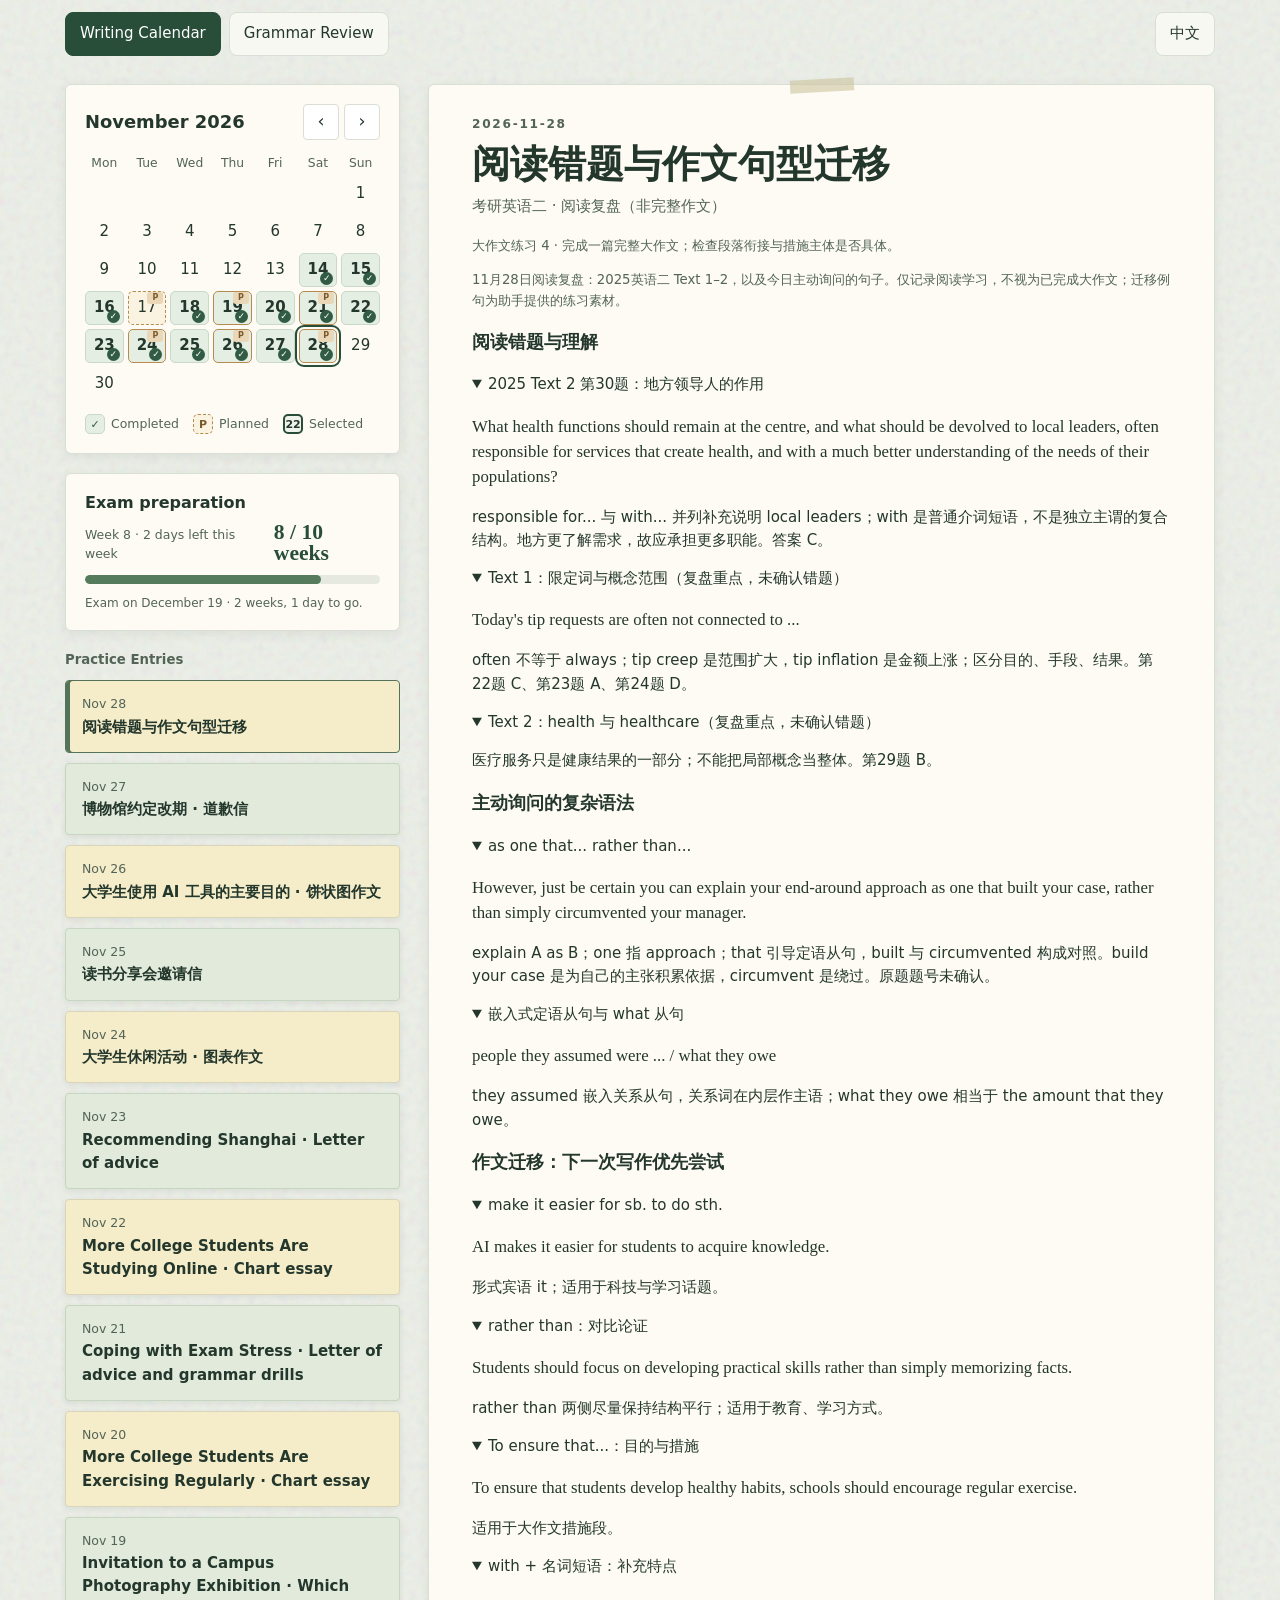
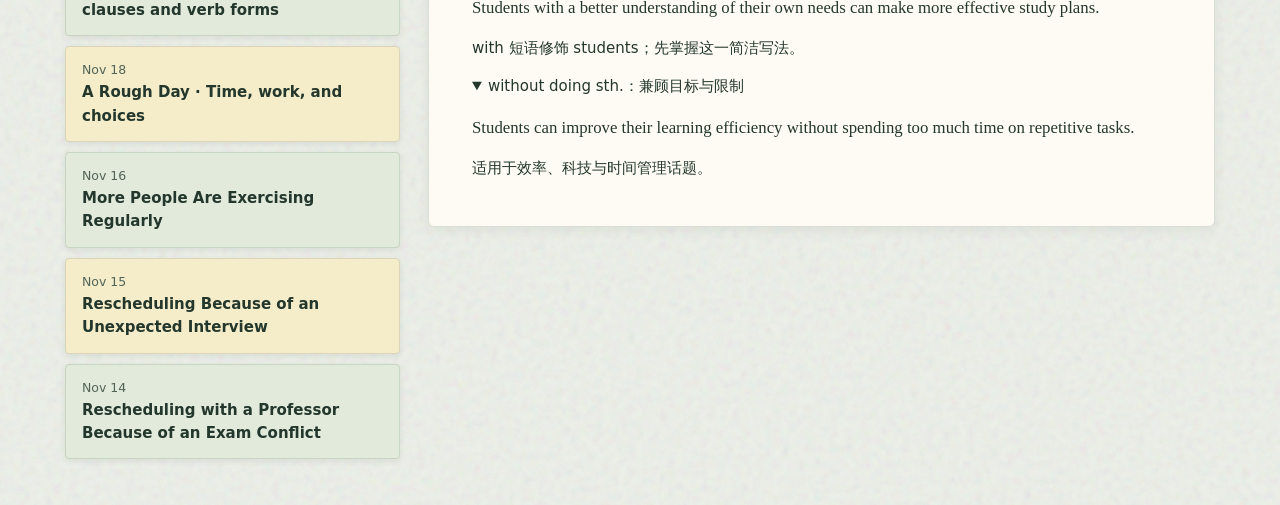
<file: index.html>
<!doctype html>
<html lang="en">
<head>
<meta charset="utf-8">
<meta name="viewport" content="width=device-width, initial-scale=1, viewport-fit=cover">
<meta name="theme-color" content="#ecefe8">
<title data-copy="Writing Calendar">Writing Calendar</title>
<style>
:root{color-scheme:light;--ink:#24372c;--muted:#536457;--line:#d9dfd4;--paper:#fdfbf4;--green:#284d39;--serif:Georgia,"Noto Serif SC","Songti SC",serif}
*{box-sizing:border-box}body{margin:0;color:var(--ink);font:15px/1.55 "PingFang SC","Microsoft YaHei",system-ui,sans-serif;background:#ecefe8;background-image:url("data:image/svg+xml,%3Csvg viewBox='0 0 180 180' xmlns='http://www.w3.org/2000/svg'%3E%3Cfilter id='n'%3E%3CfeTurbulence type='fractalNoise' baseFrequency='.88' numOctaves='3' stitchTiles='stitch'/%3E%3C/filter%3E%3Cpath fill='%23000' opacity='.12' filter='url(%23n)' d='M0 0h180v180H0z'/%3E%3C/svg%3E")}
button{font:inherit;color:inherit;cursor:pointer}button:focus-visible{outline:2px solid #317464;outline-offset:3px}.workspace{width:min(1150px,calc(100% - 56px));margin:auto}.workspace{display:grid;grid-template-columns:335px minmax(0,1fr);gap:28px;margin-top:28px;margin-bottom:46px;align-items:start}.sidebar{display:grid;gap:19px}.calendar,.entry{border:1px solid var(--line);border-radius:6px;background:var(--paper);box-shadow:0 3px 12px #24372c12}.calendar{padding:19px}.progress-card{border:1px solid var(--line);border-radius:6px;background:var(--paper);padding:17px 19px;box-shadow:0 3px 12px #24372c12}.progress-card h2{font-size:1rem;margin:0}.progress-meta{display:flex;justify-content:space-between;align-items:baseline;gap:8px;margin:6px 0 10px;font-size:.78rem;color:var(--muted)}.progress-meta strong{font:700 1.35rem/1 var(--serif);color:var(--green)}.progress-track{height:9px;background:#e6e9df;border-radius:20px;overflow:hidden}.progress-track span{display:block;height:100%;width:0;background:#547b5c;border-radius:20px;transition:width .35s ease}.progress-caption{font-size:.75rem;color:var(--muted);margin:10px 0 0}.calHead,.legend{display:flex;align-items:center;justify-content:space-between;gap:8px}.calHead h2{margin:0;font-size:1.12rem}.monthControl{display:flex;gap:5px}.monthControl button{background:#fff;border:1px solid var(--line);border-radius:4px;width:36px;height:36px;font-size:1.1rem}.grid{display:grid;grid-template-columns:repeat(7,minmax(0,1fr));gap:4px;text-align:center;margin-top:14px}.weekday{color:var(--muted);font-size:.77rem}.day{border:1px solid transparent;background:transparent;min-height:34px;border-radius:5px;padding:3px 1px;position:relative;transition:background .15s,border-color .15s,box-shadow .15s}.day:hover,.monthControl button:hover{background:#e5eee2}.day.has{background:#e4eee3;border-color:#c8d9c8;font-weight:700}.day.has:after{content:"✓";position:absolute;right:3px;bottom:1px;display:grid;place-items:center;width:13px;height:13px;border-radius:50%;background:#315b42;color:#fff;font-size:9px;font-weight:800;line-height:1}.day.planned{border:1px dashed #b68b4f;background:#fbf3e2}.day.planned:before{content:"P";position:absolute;top:0;right:2px;display:grid;place-items:center;min-width:12px;height:12px;padding:0 2px;border-radius:3px;background:#ead7b7;color:#795a2c;font-size:8px;font-weight:800;line-height:1}.day.has.planned{background:#e4eee3;border:1px solid #b68b4f}.day.selected{outline:2px solid #284d39;outline-offset:2px;z-index:1}.day.selected:not(.has):not(.planned){background:#f0f2ec;font-weight:800}.day.exam-day{background:#fbf3e2!important;border:1px dashed #b68b4f!important;font-weight:800;color:var(--ink)}.day.exam-day:before{content:"Exam";min-width:0;padding:0 2px;font-size:7px}.day.exam-day:after{content:"⭐️";display:inline;position:static;width:auto;height:auto;margin-left:2px;background:none;font-size:10px;vertical-align:baseline}.day.selected.exam-day{background:#fbf3e2!important;color:var(--ink)}.schedule-list{display:grid;gap:10px}.schedule-item{border-left:3px solid #78977a;padding:8px 12px;background:#f0f3ea;border-radius:0 4px 4px 0}.schedule-item small{display:block;color:var(--muted);font-size:.75rem}.schedule-item b{display:block;margin:2px 0}.schedule-item p{margin:0;font-size:.9rem}.schedule-tag{display:inline-block;font-size:.7rem;color:var(--green);font-weight:700;margin-top:4px}.legend{justify-content:flex-start;flex-wrap:wrap;gap:14px;margin-top:13px;color:var(--muted);font-size:.78rem}.legend-item{display:inline-flex;align-items:center;gap:6px;white-space:nowrap}.legend-swatch{width:20px;height:20px;border-radius:5px;display:inline-grid;place-items:center;font-size:11px;font-weight:800;line-height:1}.legend-swatch.completed{background:#e4eee3;border:1px solid #c8d9c8;color:#315b42}.legend-swatch.planned{background:#fbf3e2;border:1px dashed #b68b4f;color:#795a2c}.legend-swatch.selected{background:#f0f2ec;border:2px solid #284d39;color:#24372c}.notes{display:grid;gap:10px}.notes h2{margin:0;font-size:.83rem;color:var(--muted)}.card{width:100%;display:block;text-align:left;border:1px solid #dad5b9;background:#f5edca;border-radius:4px;padding:13px 16px;box-shadow:0 2px 6px #24372c16}.card:nth-of-type(even){background:#e1eadb;border-color:#c7d6c0}.card[aria-current="date"]{border-color:#547359;box-shadow:inset 4px 0 #547359}.card small{display:block;color:var(--muted)}.card b{display:block;margin-top:2px}.entry{min-height:540px;padding:30px clamp(20px,3.5vw,43px);position:relative}.entry:before{content:"";position:absolute;top:-6px;left:50%;width:64px;height:13px;transform:translateX(-50%) rotate(-3deg);background:#cec59e99}.date{font-size:.76rem;letter-spacing:.14em;color:var(--muted);font-weight:700}.entry h2{font:700 clamp(1.6rem,4vw,2.35rem)/1.2 var(--serif);margin:8px 0}.sub{color:var(--muted);margin:0 0 18px}.tabs{display:flex;gap:8px;border-bottom:1px solid var(--line);margin-bottom:16px}.tab{border:0;background:transparent;padding:9px 4px;margin-right:8px;color:var(--muted);border-bottom:2px solid transparent}.tab[aria-selected="true"]{border-bottom-color:var(--green);color:var(--green);font-weight:700}.writing{font:1.12rem/1.85 var(--serif);overflow-wrap:anywhere}.writing p{margin:0 0 .9em;white-space:pre-line}.excerpt{border-bottom:1px solid var(--line);padding:0 0 11px}.excerpt small,.hint{font: .83rem/1.55 system-ui,sans-serif;color:var(--muted)}.grammar{display:grid;gap:9px}.grammar details{background:#f0f3ea;border:1px solid var(--line);padding:10px 13px;border-radius:4px}.grammar summary{cursor:pointer;font-weight:700}.grammar p{margin:7px 0}.pair{font:1.05rem/1.5 var(--serif)}del{color:#854137}ins{text-decoration:none;color:#24553e;font-weight:700}.answer{padding:3px 8px;font-weight:600}.empty{color:var(--muted)}[hidden]{display:none!important}




@media(max-width:810px){.workspace{width:calc(100% - 30px)}.workspace{grid-template-columns:minmax(0,1fr);gap:18px}.sidebar{gap:12px}.notes{grid-template-columns:1fr 1fr}.notes h2{grid-column:1/-1}.entry{min-height:0}.card{padding:9px 11px}.calendar{padding:14px}}
.reader{inset:0;margin:0;padding:0;border:0;width:100%;height:100vh;height:100dvh;max-height:none;max-width:none;background:var(--paper);color:var(--ink);overflow:hidden;transform-origin:top left}.reader[open]{display:flex;flex-direction:column}.reader::backdrop{background:#1f302b66;backdrop-filter:blur(4px)}.reader-toolbar{display:flex;align-items:center;justify-content:space-between;gap:12px;padding:12px 18px;border-bottom:1px solid var(--line);background:var(--paper);flex-shrink:0}.reader-toolbar button{min-height:44px;border:1px solid var(--line);border-radius:8px;padding:8px 12px;background:#f0f3ea}.reader-toolbar span{font-size:.8rem;color:var(--muted)}.reader-body{flex:1;min-height:0;overflow:auto;overscroll-behavior:contain;-webkit-overflow-scrolling:touch;scrollbar-gutter:stable}.reader .entry{border:0;border-radius:0;box-shadow:none;min-height:0;padding:24px 28px 40px}.reader .entry:before{display:none}.reader .entry h2{overflow-wrap:anywhere}.tabs{overflow-x:auto;white-space:nowrap;scrollbar-width:thin}.tab{flex-shrink:0;min-height:44px}.card{transition:transform .2s,box-shadow .2s}.card:active{transform:scale(.98)}
@media(max-width:810px){.workspace>.entry{display:none}.notes{grid-template-columns:minmax(0,1fr)}.card{padding:14px 16px;min-height:72px}.reader-toolbar{padding:8px 12px}.reader .entry{padding:20px 16px 32px}.reader .entry h2{font-size:1.65rem;line-height:1.35}.reader .writing{font-size:1.08rem;line-height:1.9}.reader-body{scrollbar-gutter:auto}}
@media(prefers-reduced-motion:reduce){*,*::before,*::after{scroll-behavior:auto!important;transition:none!important}}
.writing-viewport{width:100%;overflow:hidden;touch-action:pan-y;min-width:0;transition:height 300ms cubic-bezier(.22,.75,.24,1)}.writing-track{display:flex;align-items:flex-start;will-change:transform}.writing-slide{flex:0 0 100%;width:100%;min-width:0;overflow-wrap:anywhere;min-height:160px}.writing-slide[aria-hidden=true]{pointer-events:none}@media(prefers-reduced-motion:reduce){.writing-track{transition:none!important}}
.comparison{display:grid;gap:12px}
.comparison-block{border:1px solid var(--line);border-radius:10px;overflow:hidden;background:#fffdf8}
.comparison-original,.comparison-revised{padding:10px 13px}
.comparison-original{background:#f6f5ee}
.comparison-revised{border-top:1px solid var(--line)}
.comparison-label{font:700 .74rem/1.4 system-ui,sans-serif;color:var(--muted);margin-bottom:4px}
.comparison-revised .comparison-label{color:var(--green)}
.comparison p{font:1.04rem/1.75 var(--serif);white-space:pre-wrap;margin:0;overflow-wrap:anywhere}
.comparison p+p{margin-top:.25em}
.comparison-original del{color:#943a2e;text-decoration-thickness:1.5px}
.comparison-with-badges{display:grid;grid-template-columns:minmax(0,1fr) auto;align-items:start}
.error-badges{display:grid;justify-items:center;gap:2px;margin-inline-start:8px}
.error-pin{display:grid;place-items:center;min-width:36px;min-height:34px;padding:0 4px;border:0;background:transparent;color:#824129;font:700 .76rem/1 system-ui,sans-serif}
.error-pin span{display:grid;place-items:center;min-width:22px;height:22px;padding:0 3px;border:1px solid #c4927b;border-radius:99px;background:#fff5ee}
.error-pin[aria-expanded=true] span{color:#fff;background:#824129;border-color:#824129}
.reader-toolbar{padding-top:max(8px,env(safe-area-inset-top));padding-inline:max(12px,env(safe-area-inset-left)) max(12px,env(safe-area-inset-right))}
.reader-body{padding-inline:env(safe-area-inset-left) env(safe-area-inset-right);padding-bottom:env(safe-area-inset-bottom)}
.reader .entry{max-width:980px;margin-inline:auto}
.comparison-revised strong{color:var(--green);font-weight:700}
.error-explanation{width:min(460px,calc(100% - 32px));max-width:none;max-height:calc(100vh - 40px);max-height:calc(100dvh - 40px);padding:18px 20px;overflow:auto;overscroll-behavior:contain;color:var(--ink);background:#fffcf5;border:1px solid #cbb8a3;border-radius:14px;box-shadow:0 18px 50px #18291f40}
.error-explanation::backdrop{background:#1f302b66}
.error-explanation-top{display:flex;justify-content:space-between;align-items:center;gap:12px;margin-bottom:10px}
.error-explanation-heading{font-size:1rem;margin:0;overflow-wrap:anywhere}
.error-explanation-close{flex:none;min-height:40px;border:1px solid var(--line);border-radius:6px;padding:4px 10px;background:white}
.error-explanation-text{display:grid;gap:8px;line-height:1.7;overflow-wrap:anywhere}
.error-explanation-text p{margin:0}
.comparison .comparison-empty{font:.9rem/1.6 system-ui,sans-serif;color:var(--muted)}
.full-revision{white-space:pre-wrap}
@media(max-width:810px){.entry .tabs{gap:6px}.entry .tab{flex:1 0 auto;margin-right:0;padding-inline:2px;font-size:.83rem}}
[hidden]{display:none!important}
.main-tabs{width:min(1150px,calc(100% - 30px));margin:max(12px,env(safe-area-inset-top)) auto 0;display:flex;flex-wrap:wrap;gap:8px}
.main-tabs a,.main-tabs .language-toggle{display:inline-flex;align-items:center;min-height:44px;padding:6px 14px;border:1px solid var(--line);border-radius:8px;background:#f7f8f2;color:var(--ink);text-decoration:none}
.main-tabs .language-toggle{margin-inline-start:auto}
.reader-toolbar .language-toggle{margin-inline-start:auto}
@media(max-width:390px){.main-tabs{gap:6px}.main-tabs a,.main-tabs .language-toggle{padding-inline:8px;font-size:.84rem}.reader-toolbar{gap:6px}.reader-toolbar button{padding-inline:7px}.reader-toolbar span{font-size:.72rem}}
.main-tabs a[aria-current=page]{background:var(--green);color:white;border-color:var(--green)}
.grammar-page{width:min(980px,calc(100% - 30px));margin:16px auto 42px}
</style>
<link rel="stylesheet" href="shared/grammar-review.css">
</head>
<body>
<nav class="main-tabs" data-copy-label="Journal navigation" aria-label="Journal navigation">
 <a id="calendarPageLink" href="#" data-copy="Writing Calendar">Writing Calendar</a>
 <a id="grammarPageLink" href="#grammar" data-copy="Grammar Review">Grammar Review</a>
 <button class="language-toggle" type="button" data-language-toggle lang="zh-CN">中文</button>
</nav>
<main class="workspace" id="calendarPage">
<aside class="sidebar" data-copy-label="Practice dates" aria-label="Practice dates">
<section class="calendar"><div class="calHead"><h2 id="month"></h2><div class="monthControl"><button id="prev" data-copy-label="Previous month" aria-label="Previous month">‹</button><button id="next" data-copy-label="Next month" aria-label="Next month">›</button></div></div><div class="grid" id="calendar"></div><div class="legend" data-copy-label="Calendar legend" aria-label="Calendar legend"><span class="legend-item"><span class="legend-swatch completed">✓</span><span data-copy="Completed">Completed</span></span><span class="legend-item"><span class="legend-swatch planned">P</span><span data-copy="Planned">Planned</span></span><span class="legend-item"><span class="legend-swatch selected">22</span><span data-copy="Selected">Selected</span></span></div></section>
<section class="progress-card" data-copy-label="Exam preparation" aria-label="Exam preparation"><h2 data-copy="Exam preparation">Exam preparation</h2><div class="progress-meta"><span id="progress-week-label" data-copy="Calculating study week…">Calculating study week…</span><strong id="progress-week-count" data-copy="— / 10 weeks">— / 10 weeks</strong></div><div class="progress-track" role="progressbar" data-copy-label="Study plan progress" aria-label="Study plan progress" aria-valuemin="0" aria-valuemax="10" aria-valuenow="0"><span id="progress-bar"></span></div><p class="progress-caption" id="progress-caption" data-copy="Calculating countdown…">Calculating countdown…</p></section>
<nav class="notes" id="notes" data-copy-label="Archived writing" aria-label="Archived writing"></nav>
</aside>
<section class="entry" id="entry" data-copy-label="Writing for this date" aria-label="Writing for this date"></section>
</main>
<section id="grammarPage" class="grammar-page" data-copy-label="Grammar Review" aria-label="Grammar Review" hidden>
 <div id="grammarContent"></div>
</section>
<dialog class="reader" id="reader" aria-labelledby="readerTitle">
 <div class="reader-toolbar"><button id="readerBack" type="button" data-copy="‹ Back to calendar">‹ Back to calendar</button><span id="readerTitle" data-copy="Writing Review">Writing Review</span><button class="language-toggle" type="button" data-language-toggle lang="zh-CN">中文</button><button id="readerClose" type="button" data-copy-label="Close writing review" aria-label="Close writing review" data-copy="Close">Close</button></div>
 <div class="reader-body" id="readerBody"></div>
</dialog>
<dialog class="error-explanation" id="grammarExplanation" aria-labelledby="grammarExplanationTitle">
 <div class="error-explanation-top">
  <h2 class="error-explanation-heading" id="grammarExplanationTitle"></h2>
  <form method="dialog"><button class="error-explanation-close" type="submit" autofocus data-copy="Close">Close</button></form>
 </div>
 <div class="error-explanation-text"></div>
</dialog>
<script src="shared/grammar-review.js"></script>
<script>
const studySchedule = {
 '2026-11-17':{title:'大作文练习 1',detail:'七大方案：复习主语从句、倒装、对比；完成一篇大作文，写后批改并重写薄弱句。',tag:'第 6 周 · 模板熟悉'},
 '2026-11-19':{title:'小作文练习 1',detail:'完成一篇小作文；重点检查书信结构、句子完整性和固定搭配。',tag:'第 6 周 · 模板熟悉'},
 '2026-11-21':{title:'大作文练习 2',detail:'完成一篇大作文；尝试主动调用今天学过的论证方法和措施主体。',tag:'第 6 周 · 模板熟悉'},
 '2026-11-24':{title:'大作文练习 3',detail:'更换真题话题，练习七大方案的迁移使用。',tag:'第 7 周 · 话题迁移'},
 '2026-11-26':{title:'小作文练习 2',detail:'更换应用文类型，练习开头、目的和具体内容表达。',tag:'第 7 周 · 话题迁移'},
 '2026-11-28':{title:'大作文练习 4',detail:'完成一篇完整大作文；检查段落衔接与措施主体是否具体。',tag:'第 7 周 · 话题迁移'},
 '2026-12-01':{title:'大作文练习 5',detail:'开始限时写作，减少看模板；写后整理反复出现的语法问题。',tag:'第 8 周 · 限时输出'},
 '2026-12-03':{title:'小作文练习 3',detail:'限时完成一篇小作文，目标 20–25 分钟。',tag:'第 8 周 · 限时输出'},
 '2026-12-05':{title:'大作文练习 6',detail:'限时完成一篇大作文，目标 30–35 分钟。',tag:'第 8 周 · 限时输出'},
 '2026-12-08':{title:'大作文练习 7',detail:'继续限时写作；重点练习不看模板独立组织第二、三段。',tag:'第 9 周 · 稳定发挥'},
 '2026-12-10':{title:'小作文练习 4',detail:'限时完成一篇小作文，集中修正常见语法错误。',tag:'第 9 周 · 稳定发挥'},
 '2026-12-12':{title:'整篇写作模拟',detail:'按考试节奏完成一篇小作文和一篇大作文，记录实际用时。',tag:'第 9 周 · 稳定发挥'},
 '2026-12-15':{title:'最后一轮写作模拟',detail:'完成一套小作文与大作文限时训练，检查时间分配。',tag:'第 10 周 · 考前回顾'},
 '2026-12-17':{title:'模板与错题回顾',detail:'只复习已经学过的句型、个人/学校措施和高频语法错误，不再大量增加新内容。',tag:'第 10 周 · 考前回顾'},
 '2026-12-19':{title:'考研考试日 ⭐️',detail:'考研考试日。按准考证上的具体日期、时间和考场安排参加考试。',tag:'第 10 周 · 考试'}
};
const records = {
  "2026-11-23": {
    "title": "推荐上海旅游 · 建议信",
    "type": "考研英语二 · Part A · 建议信 · 完整练习",
    "original": [
      "Dear David,\nThank you for asking me about your trip plan. It is a honor to me. The city that I would recommend you is Shanghai, which is the best international city in china.\nThere are some reasons why I recommend this city. For one thing, Shanghai is the city which has lots of possibilities. You can find anything you interested in. Moreover, you haven't to worry about language distance, and you can speak English randomly here. For another, it is recommendable that going to Disneyland. I have twice wonderful experience here, so I believe you can experience a magic day.\nTo sum up, Shanghai is a nice place to visit when you first come China. Consider the cold weather, you should bring enough clothes. Booking a hotel early, hope you have a nice trip in China.\nLi ming"
    ],
    "revised": "Dear David,\n\nThank you for asking me about your trip plan. It is an honor to me. The city that I would recommend to you is Shanghai, which is the best international city in China.\n\nThere are some reasons why I recommend this city. For one thing, Shanghai is the city which has lots of possibilities. You can find anything you are interested in. Moreover, you don't have to worry about the language barrier, and you can speak English randomly here. For another, it is recommendable to go to Disneyland. I have had two wonderful experiences here, so I believe you can experience a magical day.\n\nTo sum up, Shanghai is a nice place to visit when you first come to China. Considering the cold weather, you should bring enough clothes. Book a hotel early. I hope you have a nice trip in China.\n\nLi Ming",
    "grammar": [
      [
        "冠词",
        "It is a honor to me.",
        "It is an honor to me.",
        "honor 的 h 不发音，以元音音素开头，因此使用 an。"
      ],
      [
        "固定搭配与介词",
        "The city that I would recommend you is Shanghai",
        "The city that I would recommend to you is Shanghai",
        "recommend something to somebody；这里 recommend 后面接给某人的推荐对象时需要 to。"
      ],
      [
        "专有名词大小写",
        "in china / Li ming",
        "in China / Li Ming",
        "国家名称和英文姓名中的名字首字母均需大写。"
      ],
      [
        "系动词缺失",
        "anything you interested in",
        "anything you are interested in",
        "be interested in 是固定结构，关系结构中不能省略 are。"
      ],
      [
        "否定结构",
        "you haven't to worry",
        "you don't have to worry",
        "表示“不必”用 don't have to，不能用 haven't to。"
      ],
      [
        "固定搭配",
        "language distance",
        "language barrier",
        "表示“语言障碍”通常使用固定搭配 language barrier。"
      ],
      [
        "不定式结构",
        "it is recommendable that going to Disneyland",
        "it is recommendable to go to Disneyland",
        "it is + 形容词 + to do；原句 that 后直接接 going，结构不完整。"
      ],
      [
        "数量词与名词复数",
        "I have twice wonderful experience",
        "I have had two wonderful experiences",
        "具体数量“两次”用 two；可数名词 experience 用复数；现在完成时用 have had。"
      ],
      [
        "词性",
        "a magic day",
        "a magical day",
        "修饰名词 day 需要形容词 magical。"
      ],
      [
        "介词",
        "when you first come China",
        "when you first come to China",
        "表示来到某地使用 come to + 地点。"
      ],
      [
        "非谓语与句子连接",
        "Consider the cold weather, you should...",
        "Considering the cold weather, you should...",
        "这里用 Considering 引出考虑因素；原句的祈使动词 Consider 与后面的完整句之间连接不当。"
      ],
      [
        "祈使句与主语",
        "Booking a hotel early, hope you have...",
        "Book a hotel early. I hope you have...",
        "给对方建议可用祈使句 Book...；hope 前需要明确主语 I。"
      ]
    ],
    "studyNotes": {
      "intro": "本次为英语二 Part A 建议信，推荐外国朋友 David 来上海旅游。原稿保留了上海的城市体验、英语交流、迪士尼三个理由，并在结尾补充天气与提前订酒店的建议。批改以明确语法、拼写和必要固定搭配纠错为主，没有重写论证顺序。",
      "sections": [
        {
          "title": "本次可复用的三个句型与逻辑点",
          "items": [
            {
              "name": "The city that I would recommend to you is...",
              "template": "The city that I would recommend to you is Shanghai.",
              "note": "用定语从句明确推荐对象，适合建议信开头。"
            },
            {
              "name": "There are some reasons why...",
              "template": "There are some reasons why I recommend this city.",
              "note": "先总述推荐理由，再用 For one thing / For another 分点展开。"
            },
            {
              "name": "Considering..., you should...",
              "template": "Considering the cold weather, you should bring enough clothes.",
              "note": "Considering + 名词短语引出需要考虑的情况，再提出具体建议。"
            }
          ]
        }
      ]
    }
  },
  "2026-11-22": {
    "title": "大学生在线学习比例上升 · 图表作文",
    "type": "考研英语二 · Part B · 图表作文 · 完整练习",
    "original": [
      "The bar chart illustrates the percentage of college student choose study online. To be specific, it rose from 30% in 2020 to 75% in 2026, over double between 6 years. The majority of students choose study online shows the flourish online study resources.\nThere are many factors contributes to this phenomenon. First of all, online study give the college students a chance to study what their interested in. Secondly, not only does the online study give students a choice on get in class, but it also helps students to repeat play. Last but not least, it is truly helps students to build a ability of independent study skill, which is important factor for their after day learning.\nTo sum up, we should spare no efforts to encourage this trend. On the one hand, university should open more online classes. On the other hand, it is important that students built the awerness of study on their own, not simply learn in class. In this way, hopefully, the college students accedemic life would be better."
    ],
    "revised": "The bar chart illustrates the percentage of college students who choose to study online. To be specific, it rose from 30% in 2020 to 75% in 2026, more than doubling over six years. The fact that the majority of students choose to study online shows the flourishing of online learning resources.\n\nThere are many factors contributing to this phenomenon. First of all, online learning gives college students a chance to study what they are interested in. Secondly, not only does online learning give students more choices in how they attend classes, but it also allows students to replay lessons. Last but not least, it truly helps students develop the ability to study independently, which is an important factor in their future learning.\n\nTo sum up, we should spare no effort to encourage this trend. On the one hand, universities should offer more online courses. On the other hand, it is important that students build an awareness of independent learning rather than simply learn in class. In this way, college students' academic lives will hopefully become better.",
    "grammar": [
      [
        "名词复数与定语从句",
        "percentage of college student choose study online",
        "percentage of college students who choose to study online",
        "泛指大学生用复数 students；who 引导定语从句修饰 students；choose 后接 to do。"
      ],
      [
        "倍数表达与时间介词",
        "over double between 6 years",
        "more than doubling over six years",
        "more than doubling 表示增长幅度超过一倍；表示一段时间用 over six years。30% 到 75% 是原来的2.5倍。"
      ],
      [
        "句子连接与同位语从句",
        "The majority of students choose study online shows the flourish online study resources",
        "The fact that the majority of students choose to study online shows the flourishing of online learning resources",
        "两个完整意思不能直接拼接；用 The fact that... 作主语，that 从句解释 fact；flourish 是动词，flourishing 作名词/形容词。"
      ],
      [
        "非谓语与固定搭配",
        "There are many factors contributes to this phenomenon",
        "There are many factors contributing to this phenomenon",
        "There are... 已有谓语 are，后面用 contributing 修饰 factors；也可改写为 Many factors contribute to...。"
      ],
      [
        "主谓一致与宾语从句",
        "online study give the college students a chance to study what their interested in",
        "online learning gives college students a chance to study what they are interested in",
        "online learning 是单数主语，谓语用 gives；what they are interested in 中用主格 they；固定搭配 be interested in。"
      ],
      [
        "倒装句与动词搭配",
        "not only does the online study give students a choice on get in class, but it also helps students to repeat play",
        "not only does online learning give students more choices in how they attend classes, but it also allows students to replay lessons",
        "Not only does 后接主语和动词原形；choices in how... 表达选择方式；replay 是“重新播放”的单个动词。"
      ],
      [
        "谓语结构与词性",
        "it is truly helps students to build a ability of independent study skill",
        "it truly helps students develop the ability to study independently",
        "不能把 is 和 helps 叠加；help + 人 + 动词原形；a 应改为 an，但此处 the ability 更符合泛指能力的表达。"
      ],
      [
        "关系从句与冠词",
        "which is important factor for their after day learning",
        "which is an important factor in their future learning",
        "单数可数名词 factor 前加 an；future learning 表示未来学习；factor in 是常见搭配。"
      ],
      [
        "固定搭配",
        "spare no efforts",
        "spare no effort",
        "固定表达 spare no effort，意为“不遗余力”。"
      ],
      [
        "名词单复数与词汇搭配",
        "university should open more online classes",
        "universities should offer more online courses",
        "泛指大学用复数 universities；offer courses 表示开设课程。"
      ],
      [
        "虚拟语气与拼写",
        "students built the awerness of study on their own, not simply learn in class",
        "students build an awareness of independent learning rather than simply learn in class",
        "It is important that 后可用虚拟语气动词原形 build；awareness 拼写；an awareness of 是常见搭配。"
      ],
      [
        "所有格与拼写",
        "the college students accedemic life would be better",
        "college students' academic lives will hopefully become better",
        "academic 拼写；多个学生的生活用 students' lives；will 更直接表达未来展望。"
      ]
    ],
    "studyNotes": {
      "intro": "文章按图表描述、在线学习优势分析和总结建议展开。保留了用户关于自主选择学习内容、灵活参加课程和重复播放课程、培养独立学习能力的三个论点。重点复习定语从句、The fact that... 主语结构、There are... contributing to...、Not only 倒装、help + 人 + 动词原形，以及 It is important that + 主语 + 动词原形。",
      "sections": [
        {
          "title": "本次可复用的三个句型与逻辑点",
          "items": [
            {
              "name": "The fact that... shows...",
              "template": "The fact that the majority of students choose to study online shows the flourishing of online learning resources.",
              "note": "用 The fact that 引导的主语结构，把观察到的现象和结论连接起来。"
            },
            {
              "name": "Not only does..., but it also...",
              "template": "Not only does online learning give students more choices, but it also allows them to replay lessons.",
              "note": "用于并列两个优势；Not only 置于句首时倒装，does 后接动词原形。"
            },
            {
              "name": "It is important that...",
              "template": "It is important that students build an awareness of independent learning.",
              "note": "用于提出建议或强调必要性；that 从句中可使用动词原形 build。"
            }
          ]
        }
      ]
    }
  },
  "2026-11-21": {
    "title": "考研压力与应对建议 · 建议信 · 语法理解专项练习",
    "type": "考研英语二 · Part A · 建议信 · 完整练习；同日补充：语法理解专项练习",
    "original": [
      "Dear jack,\nI heard that you may have some stress for upcoming examination lately. It is such natural thing, and I believe you totally can deal with it. I'm writing to give you two suggestions that you could consider it.\nFirst one, start with a small task. Nearly examination, you may have a feeling of anxiety because there still are some points that you haven't familar it. Moving to a small step can contract this phenomenon. \nSecond two, do some sports. Such like swimming, running or whatever you enjoy it. The exercise can relieve your stress, which is truly beneficial to physical and mental health.\nI'm glad that you have fight for your future, and prepared this examination for a long time. I hope your dream come true and examination be passed.\nLi ming.",
      "语法理解专项练习（11月21日）\n1. 我很高兴你一直在为自己的梦想而努力。\nI'm glad that you have fought for your dream\n\n2. 只有通过循序渐进的努力，我们才能克服困难。\nOnly by taking small steps can we overcome the difficulties\n\n3. 随着考试临近，学生们变得越来越焦虑。\nAs the examination approach, students become more and more anxious"
    ],
    "revised": "Dear Jack,\n\nI heard that you may be feeling stressed about the upcoming examination lately. It is such a natural thing, and I believe you can totally deal with it. I'm writing to give you two suggestions that you could consider.\n\nFirst, start with a small task. As the examination approaches, you may feel anxious because there are still some points that you aren't familiar with. Taking small steps can reduce this anxiety.\n\nSecond, do some exercise, such as swimming, running, or any other activity you enjoy. Exercise can relieve your stress, which is truly beneficial to your physical and mental health.\n\nI'm glad that you have fought for your future and prepared for this examination for a long time. I hope your dream comes true and you pass the examination.\n\nLi Ming\n\n---\n\n语法理解专项练习修改稿（11月21日）\n1. I'm glad that you've been fighting for your dream.\n2. Only by taking small steps can we overcome difficulties.\n3. As the examination approaches, students become more and more anxious.",
    "grammar": [
      [
        "固定搭配与时态语义",
        "some stress for upcoming examination lately",
        "feeling stressed about the upcoming examination lately",
        "表达“对考试感到有压力”用 feel stressed about；upcoming examination 前补 the。"
      ],
      [
        "冠词",
        "such natural thing",
        "such a natural thing",
        "单数可数名词 thing 前需要冠词 a；结构是 such a + 形容词 + 名词。"
      ],
      [
        "宾语从句与重复宾语",
        "suggestions that you could consider it",
        "suggestions that you could consider",
        "that 引导的定语从句中，that 已经充当 consider 的宾语，不需要再加 it。"
      ],
      [
        "句子连接与时间表达",
        "First one... Nearly examination...",
        "First... As the examination approaches...",
        "列举建议用 First / Second；“临近考试”可用 as the examination approaches。"
      ],
      [
        "形容词搭配",
        "points that you haven't familar it",
        "points that you aren't familiar with",
        "familiar 是形容词，使用 be familiar with；不能说 familiar it。"
      ],
      [
        "词汇选择与固定搭配",
        "Moving to a small step can contract this phenomenon",
        "Taking small steps can reduce this anxiety",
        "take small steps 表示采取小步骤；contract 不表示“缓解焦虑”，这里用 reduce。"
      ],
      [
        "举例结构与代词",
        "Such like swimming, running or whatever you enjoy it",
        "such as swimming, running, or any other activity you enjoy",
        "举例用 such as；enjoy 后面已有宾语从句/关系结构，不需要额外的 it。"
      ],
      [
        "动词过去分词与介词",
        "you have fight... and prepared this examination",
        "you have fought... and prepared for this examination",
        "have 后接过去分词 fought；prepare for an examination 是固定搭配。"
      ],
      [
        "主谓一致与句子结构",
        "I hope your dream come true and examination be passed",
        "I hope your dream comes true and you pass the examination",
        "dream 是单数，谓语用 comes；用 you pass the examination 表达“你通过考试”更清楚。"
      ],
      [
        "拼写与称呼格式",
        "Dear jack / Li ming.",
        "Dear Jack / Li Ming",
        "英文称呼和姓名中的专有名词首字母大写。"
      ],
      [
        "语法理解专项练习 1",
        "I'm glad that you have fought for your dream",
        "I'm glad that you've been fighting for your dream.",
        "原句语法成立，have fought 强调奋斗经历或结果；have been fighting 强调从过去持续到现在的努力，更贴合“一直在努力”。"
      ],
      [
        "语法理解专项练习 2",
        "Only by taking small steps can we overcome the difficulties",
        "Only by taking small steps can we overcome difficulties.",
        "Only by + 动名词置于句首时，主句部分倒装：can + 主语 + 动词原形。the difficulties 指特定困难；泛指困难时通常不加 the。"
      ],
      [
        "语法理解专项练习 3",
        "As the examination approach, students become more and more anxious",
        "As the examination approaches, students become more and more anxious.",
        "As 引导时间状语从句；the examination 是第三人称单数，谓语用 approaches。主句 students 是复数，因此用 become。"
      ]
    ],
    "studyNotes": {
      "intro": "围绕考试压力提出两条建议：先从小任务开始，再通过喜欢的运动缓解压力。保留原文的建议顺序和鼓励语气。重点复习 such a + 名词、be familiar with、such as、have + 过去分词，以及 hope 后的主谓一致。 同日另完成3句语法理解练习，巩固现在完成进行时、Only by 倒装和 As 时间状语从句中的主谓一致。",
      "sections": [
        {
          "title": "本次可复用的三个表达",
          "items": [
            {
              "name": "As the examination approaches...",
              "template": "As the examination approaches, you may feel anxious...",
              "note": "表达“随着考试临近”，用于引出压力或备考状态。"
            },
            {
              "name": "be familiar with...",
              "template": "There are still some points that you aren't familiar with.",
              "note": "familiar 是形容词，固定搭配 be familiar with。"
            },
            {
              "name": "Taking small steps can...",
              "template": "Taking small steps can reduce this anxiety.",
              "note": "动名词短语作主语；适合表达循序渐进的建议。"
            }
          ]
        },
        {
          "title": "语法理解专项：时态、倒装与主谓一致",
          "items": [
            {
              "name": "练习 1",
              "template": "I'm glad that you've been fighting for your dream.",
              "note": "原句语法成立，have fought 强调奋斗经历或结果；have been fighting 强调从过去持续到现在的努力，更贴合“一直在努力”。"
            },
            {
              "name": "练习 2",
              "template": "Only by taking small steps can we overcome difficulties.",
              "note": "Only by + 动名词置于句首时，主句部分倒装：can + 主语 + 动词原形。the difficulties 指特定困难；泛指困难时通常不加 the。"
            },
            {
              "name": "练习 3",
              "template": "As the examination approaches, students become more and more anxious.",
              "note": "As 引导时间状语从句；the examination 是第三人称单数，谓语用 approaches。主句 students 是复数，因此用 become。"
            }
          ]
        }
      ]
    }
  },
  "2026-11-20": {
    "title": "大学生规律运动比例上升 · 图表作文",
    "type": "考研英语二 · Part B · 图表作文 · 完整练习",
    "original": [
      "The bar chart illustrates that the percentage of university students exercising regularly. To be specific, it rise gradually from 35% in 2020 to 70% to 2026, exaclly doubled btween five years. It shows university students have prioritized the exercise, which is beneficial to their mental and phisical health.\nThere are many factors contribute this phenomenon. First of all, it is the possible reason that the students have more stress of study when they came in college.  Compare to their high school, college life give them more choice to realise the stress, and the exercise is one of the great way. It helps them refresh brain off study. Secondly, the regular plan gives them a sense of control life. On the one hand, it helps them more efficient when they study. On the other hand, the regular means health diet, which is truly beneficial to their body health in the long way. \nWe should spare no pains to encourage this phenomnon. Not only does the university students should built a awerness of regular exercise, but them also should keep this habit. Meanwhile, the school and the society should give them more opportunity to exercise, such as enough time and nice place. In this way, hopefully, the university students life would be better."
    ],
    "revised": "The bar chart illustrates the percentage of university students who exercise regularly. To be specific, it rose gradually from 35% in 2020 to 70% in 2026, exactly doubling over six years. This shows that university students have placed greater importance on exercise, which is beneficial to their physical and mental health.\n\nThere are many factors contributing to this phenomenon. First of all, one possible reason is that students experience greater academic pressure when they enter college. Compared with high school, college life gives them more choices to relieve stress, and exercise is one of the best ways to do so. It helps them refresh their minds after studying. Secondly, having a regular exercise plan gives them a sense of control over their lives. On the one hand, it helps them study more efficiently. On the other hand, a regular routine also involves a healthy diet, which is truly beneficial to their physical health in the long run.\n\nWe should spare no effort to encourage this positive trend. Not only should university students develop an awareness of regular exercise, but they should also maintain this habit. Meanwhile, schools and society should provide them with more opportunities to exercise, such as sufficient time and suitable places. In this way, university students' lives will hopefully become better.",
    "grammar": [
      [
        "图表描述与时态",
        "it rise gradually from 35% in 2020 to 70% to 2026",
        "it rose gradually from 35% in 2020 to 70% in 2026",
        "描述已经发生的图表趋势用过去式 rose；from...to... 两端分别接起点和终点。2020 到 2026 是六年。"
      ],
      [
        "词汇与拼写",
        "exaclly doubled btween five years",
        "exactly doubling over six years",
        "exactly 和 between 拼写要准确；表示“在六年间翻了一倍”可用 doubling over six years。"
      ],
      [
        "名词搭配",
        "prioritized the exercise",
        "placed greater importance on exercise",
        "泛指运动时通常不加 the；place importance on 是常见搭配。"
      ],
      [
        "非谓语与介词",
        "There are many factors contribute this phenomenon",
        "There are many factors contributing to this phenomenon",
        "名词 factors 后可用现在分词 contributing 作后置修饰；contribute to 是固定搭配。"
      ],
      [
        "原因句型与词汇",
        "it is the possible reason that the students have more stress of study",
        "one possible reason is that students experience greater academic pressure",
        "用 one possible reason is that... 引出原因；academic pressure 比 stress of study 更符合英语搭配。"
      ],
      [
        "比较结构与主谓一致",
        "Compare to their high school, college life give them more choice",
        "Compared with high school, college life gives them more choices",
        "Compared with 用于比较；college life 是单数主语，谓语用 gives；choice 用复数 choices。"
      ],
      [
        "动词搭配与介词",
        "refresh brain off study",
        "refresh their minds after studying",
        "refresh 后接宾语；“学习后恢复精神”可说 refresh their minds after studying。"
      ],
      [
        "固定介词搭配",
        "a sense of control life",
        "a sense of control over their lives",
        "固定表达是 a sense of control over...；表示“对生活的掌控感”。"
      ],
      [
        "比较级与副词",
        "it helps them more efficient when they study",
        "it helps them study more efficiently",
        "help + 人 + 动词原形；修饰 study 这个动作要用副词 efficiently。"
      ],
      [
        "动词结构与倒装",
        "Not only does the university students should built... but them also should keep...",
        "Not only should university students develop... but they should also maintain...",
        "Not only 句首倒装只保留一个助动词；should 后接动词原形；but also 后使用正常语序。"
      ],
      [
        "名词所有格与复数",
        "the university students life",
        "university students' lives",
        "表示“大学生们的生活”要用复数所有格 students' lives。"
      ],
      [
        "拼写与固定搭配",
        "spare no pains",
        "spare no effort",
        "固定表达 spare no effort，意为“不遗余力”；phenomenon 的拼写也要注意。"
      ]
    ],
    "studyNotes": {
      "intro": "文章按图表趋势、原因分析、建议结尾展开。保留了用户关于大学学习压力、运动释放压力、生活掌控感和健康饮食的论证。重点复习图表过去时、contribute to、compared with、help + 人 + do、control over，以及 Not only 倒装。",
      "sections": [
        {
          "title": "本次可复用的三个表达",
          "items": [
            {
              "name": "The percentage rose from... to...",
              "template": "The percentage rose gradually from 35% in 2020 to 70% in 2026, exactly doubling over six years.",
              "note": "描述图表变化；注意过去式 rose，以及 from...to... 的搭配。"
            },
            {
              "name": "There are many factors contributing to...",
              "template": "There are many factors contributing to this phenomenon.",
              "note": "用现在分词短语修饰 factors，并记住 contribute to。"
            },
            {
              "name": "Not only should..., but ... should also...",
              "template": "Not only should university students develop an awareness of regular exercise, but they should also maintain this habit.",
              "note": "Not only 放句首时倒装；should 后接动词原形，but also 后恢复正常语序。"
            }
          ]
        }
      ]
    }
  },
  "2026-11-19": {
    "title": "校园摄影展邀请信 · Invitation to a Photography Exhibition · which从句与动词形式专项练习",
    "type": "考研英语二 · Part A · 邀请信 · 完整练习；同日补充：语法专项翻译练习",
    "original": [
      "Dear jack,\nIs your preparing for postgraduate entrance examination going well recently? Hope you can relax for a while after studying hard, which is truly helps you refresh your brain and give your constant energy. Anyway, I'm writing to invite you to attend a photography exhibition on campus organized by my university.\nI always see a lots of pictures photoed by you on your social media, that is truly beautiful. Those picture shows what you talent are. The reason why I think you have to attend the exhibition is that there would be a much of same beauty photographies pictured by another talented student, even have some masterpiece. \nIn conclusion, if you are interested, you can come school activities center on next Friday. This exhibition will last for three days, I sincerely hope I can come this exhibition with you. Looking for your reply.\nyours,\nLiming",
      "语法专项翻译练习（11月19日）\n1. 规律运动可以减轻压力，这有助于我们更好地学习。\nRegular sports can relieve stress, which helps our to study better.\n\n2. 学校建立了一个新图书馆，这为学生提供了更好的学习环境。\nSchool builds a new library, which provides students a better studying environment\n\n3. 越来越多的人选择网上购物，这使他们的生活更加方便。\nMore and more people choose to shopping online, which makes them life more convinence\n\n4. 只有通过每天练习，我们才能提高英语写作能力。\nOnly by practicing everyday, can we improve english writing skills\n\n5. 那些照片展现了他多么有才华。\nThose pictures shows how talented he are\n\n6. 坚持阅读不仅能扩大我们的知识面，还能提高写作能力。\nNot only does keeping reading can broaden our knowledge, but it also improve writing skills"
    ],
    "revised": "Dear Jack,\n\nIs your preparation for the postgraduate entrance examination going well recently? I hope you can relax for a while after studying hard, as this can truly help you refresh your mind and give you renewed energy. Anyway, I'm writing to invite you to attend a photography exhibition on campus organized by my university.\n\nI always see a lot of photos taken by you on your social media, and they are truly beautiful. Those pictures show how talented you are. The reason why I think you should attend the exhibition is that there will be many similarly beautiful photographs taken by other talented students, and even some masterpieces.\n\nIn conclusion, if you are interested, you can come to the school activity center next Friday. This exhibition will last for three days. I sincerely hope I can attend this exhibition with you. I look forward to your reply.\n\nYours,\nLi Ming\n\n---\n\n语法专项练习修改稿（11月19日）\n1. Regular exercise can relieve stress, which helps us study better.\n2. The school built a new library, which provides students with a better learning environment.\n3. More and more people choose to shop online, which makes their lives more convenient.\n4. Only by practicing every day can we improve our English writing skills.\n5. Those pictures show how talented he is.\n6. Not only does regular reading broaden our knowledge, but it also improves our writing skills.",
    "grammar": [
      [
        "词性与冠词",
        "your preparing for postgraduate entrance examination",
        "your preparation for the postgraduate entrance examination",
        "your 后需要名词 preparation；特指这场研究生入学考试时可用 the。"
      ],
      [
        "定语从句与谓语",
        "which is truly helps you",
        "as this can truly help you",
        "which 后不应同时使用 is 和 helps；本句改为 as this can... 使指代更清楚。"
      ],
      [
        "数量词与摄影词汇",
        "a lots of pictures photoed by you",
        "a lot of photos taken by you",
        "固定搭配是 a lot of；“拍摄的照片”通常说 photos taken by...。"
      ],
      [
        "主谓一致与感叹结构",
        "Those picture shows what you talent are",
        "Those pictures show how talented you are",
        "复数 pictures 搭配 show；talented 是形容词，使用 how talented you are。"
      ],
      [
        "名词单复数与搭配",
        "a much of same beauty photographies pictured by another talented student",
        "many similarly beautiful photographs taken by other talented students",
        "可数复数用 many；photograph 的复数是 photographs，拍摄用 taken by。"
      ],
      [
        "地点和时间介词",
        "come school activities center on next Friday",
        "come to the school activity center next Friday",
        "come to + 地点；next Friday 前通常不加 on。"
      ],
      [
        "邮件结尾",
        "Looking for your reply",
        "I look forward to your reply",
        "正式邮件期待回复用 I look forward to your reply；注意完整谓语。"
      ],
      [
        "专项练习 1 · 语法与搭配",
        "Regular sports can relieve stress, which helps our to study better.",
        "Regular exercise can relieve stress, which helps us study better.",
        "which helps 从句中 which 已作主语；help + 人 + 动词原形，使用 helps us study。"
      ],
      [
        "专项练习 2 · 语法与搭配",
        "School builds a new library, which provides students a better studying environment",
        "The school built a new library, which provides students with a better learning environment.",
        "过去发生的建立用 built；provide someone with something；“学习环境”用 learning environment。"
      ],
      [
        "专项练习 3 · 语法与搭配",
        "More and more people choose to shopping online, which makes them life more convinence",
        "More and more people choose to shop online, which makes their lives more convenient.",
        "choose to do；their lives 表示“他们的生活”；make + 宾语 + 形容词，convenient 是形容词。"
      ],
      [
        "专项练习 4 · 语法与搭配",
        "Only by practicing everyday, can we improve english writing skills",
        "Only by practicing every day can we improve our English writing skills.",
        "every day 表示“每天”；Only by 置于句首时主句部分倒装；English 首字母大写。"
      ],
      [
        "专项练习 5 · 语法与搭配",
        "Those pictures shows how talented he are",
        "Those pictures show how talented he is.",
        "pictures 是复数，谓语用 show；he 是第三人称单数，be 动词用 is；how 引导的感叹性宾语从句使用陈述语序。"
      ],
      [
        "专项练习 6 · 语法与搭配",
        "Not only does keeping reading can broaden our knowledge, but it also improve writing skills",
        "Not only does regular reading broaden our knowledge, but it also improves our writing skills.",
        "Not only does + 主语 + 动词原形；不能再叠加 can；it 对应的谓语用 improves。"
      ]
    ],
    "studyNotes": {
      "intro": "保留原文的邀请逻辑：关心近况 → 邀请 → 赞美作品 → 介绍摄影展 → 时间地点。重点练习词性、定语从句、固定搭配；Part A 还需控制在约100词。 当天另完成6句语法专项翻译，重点巩固 which 从句、主谓一致、动词形式、Only by 倒装和 Not only 倒装。",
      "sections": [
        {
          "title": "可复用的三个表达",
          "items": [
            {
              "name": "how talented you are",
              "template": "Those pictures show how talented you are.",
              "note": "how + 形容词 + 主语 + 谓语，用来表达对他人能力的赞美。"
            },
            {
              "name": "The reason why... is that...",
              "template": "The reason why I invited you is that you are interested in photography.",
              "note": "用于交代邀请或建议的原因。"
            },
            {
              "name": "I sincerely hope...",
              "template": "I sincerely hope I can attend this exhibition with you.",
              "note": "用于邀请信结尾表达真诚期望。"
            }
          ]
        },
        {
          "title": "语法专项：which 从句与动词形式",
          "items": [
            {
              "name": "练习 1",
              "template": "Regular exercise can relieve stress, which helps us study better.",
              "note": "which helps 从句中 which 已作主语；help + 人 + 动词原形，使用 helps us study。"
            },
            {
              "name": "练习 2",
              "template": "The school built a new library, which provides students with a better learning environment.",
              "note": "过去发生的建立用 built；provide someone with something；“学习环境”用 learning environment。"
            },
            {
              "name": "练习 3",
              "template": "More and more people choose to shop online, which makes their lives more convenient.",
              "note": "choose to do；their lives 表示“他们的生活”；make + 宾语 + 形容词，convenient 是形容词。"
            },
            {
              "name": "练习 4",
              "template": "Only by practicing every day can we improve our English writing skills.",
              "note": "every day 表示“每天”；Only by 置于句首时主句部分倒装；English 首字母大写。"
            },
            {
              "name": "练习 5",
              "template": "Those pictures show how talented he is.",
              "note": "pictures 是复数，谓语用 show；he 是第三人称单数，be 动词用 is；how 引导的感叹性宾语从句使用陈述语序。"
            },
            {
              "name": "练习 6",
              "template": "Not only does regular reading broaden our knowledge, but it also improves our writing skills.",
              "note": "Not only does + 主语 + 动词原形；不能再叠加 can；it 对应的谓语用 improves。"
            }
          ]
        }
      ]
    }
  },
  "2026-11-18": {
    "title": "A Rough Day · 时间、工作与选择",
    "type": "英语自由表达 · 三轮对话 · 原文与语法复盘",
    "original": [
      "let's help me to prectice my english prectise. I'ven been through a rough day. Today, I was desigenated to an trainning meeting by govence. It's not even in my work resposibiltiy area, beacuse leader told me and I have no choice but say yes. First, the living room is sucks, so I spent money on my own to choose the resterant I used to live very long time. Finally, it makes me confortable. Second, the lesson was boring, and a leader in that place is totally a dushhead. He even count the people who arrivend here. Fortunatelly, my friend came with me help me signed the counting paper. But it is makes me feeling so uncertain, beacause I'm afreade to punish by own leader and determine them down. Second, the only thing I wanna do is studying for postgraudate examination, so the other thing expect to this I care a liiter at all. But disterbed by today's thing, my study progress is stucked. Happyliy, there is noting came to me, and I drink a bug cup of stuckbucks at lunch time, I studyed for a while and I talked to you about my plan, which makes me happy. At afternoon, I watched a half movie and do some little things. I don't want waste my time, and I think there's something is more important to money. Eventhough I have a rough day, I finally have some pease time to rest. Hopefully, no more than troubles, lets me study!!!",
      "You really captured my inside feelings!! Yes it is, I just want to spend my time on the things that I care about. If the lesson is interesting, I would not escape it. The only basic need is room, but my roommate has noise when sleeping, and he got up so early in the morning. I don't want stay a room with him anymore, I have some money so I have choice about what life I want to live. Afterall, I make my mind to spend another night money to live this loving room in this resterrante.",
      "If I were in a trip, not in the work trip. I would choose to a nice hotel without a second thought. The only reason I hesitated for living outside is that it is worth to spend money on the work. Next time, I would never loose my life standard and sacrfice my comfort standerd, just for the work. Thank you for this conversation with me, please update my english writing site"
    ],
    "revised": "I've been through a rough day. Today, I was assigned to attend a government training session. It's not even part of my job responsibilities, but my leader told me to go, and I had no choice but to say yes. The room was terrible, so I spent my own money to stay at a hotel I had stayed at before. It made me feel comfortable. The session was boring, and the person in charge even counted everyone who attended. Fortunately, my friend helped me sign the attendance sheet, but I still felt uncertain because I was afraid of being punished by my own leader and letting them down.\n\nThe only thing I want to do is study for the postgraduate entrance examination. I don't care much about anything else right now. Because of today's interruptions, my study progress has stalled. Fortunately, nothing bad happened. I had a big cup of Starbucks coffee at lunchtime, studied for a while, and talked to you about my plans, which made me happy. In the afternoon, I watched half a movie and did a few small things. I don't want to waste my time, and I think some things are more important than money. Even though I've had a rough day, I finally have some peaceful time to rest. Hopefully, there won't be any more trouble, and I can focus on studying!\n\nYou really understood how I feel! I just want to spend my time on things I care about. If the session were interesting, I wouldn't skip it. My roommate makes noise when he sleeps and gets up very early in the morning. I don't want to share a room with him anymore. I have some money, so I have a choice about how I want to live. After all, I made up my mind to pay for another night at the hotel.\n\nIf I were on a personal trip rather than a work trip, I would choose a nice hotel without a second thought. The only reason I hesitated to stay somewhere else was that I wasn't sure it was worth spending my own money on a work trip. Next time, I won't lower my living standards or sacrifice my comfort just for work.",
    "grammar": [
      [
        "虚拟条件句",
        "If I were in a trip, not in the work trip. I would choose to a nice hotel",
        "If I were on a personal trip rather than a work trip, I would choose a nice hotel",
        "If I were... 与 I would... 构成对现在假设的虚拟条件句；on a trip，choose + 名词，不用 choose to a hotel。"
      ],
      [
        "两种 hesitate 搭配",
        "I hesitated for living outside",
        "I hesitated to stay somewhere else",
        "hesitate to do sth. 表示犹豫是否做某事。"
      ],
      [
        "worth 的用法",
        "it is worth to spend money",
        "it is worth spending money",
        "be worth + doing 或 be worth + 名词；这里按上下文用 wasn't sure it was worth spending my own money。"
      ],
      [
        "拼写与搭配",
        "loose my life standard and sacrfice my comfort standerd",
        "lower my living standards and sacrifice my comfort",
        "lose 是失去，loose 是松的；lower one's standards 表示降低标准；sacrifice 拼写注意。"
      ],
      [
        "无选择与有选择",
        "I have no choice but say yes / I have choice",
        "I had no choice but to say yes. / I have a choice.",
        "have no choice but to + 动词原形；have a choice 中需要冠词 a。"
      ],
      [
        "被动表达",
        "I'm afreade to punish by own leader",
        "I'm afraid of being punished by my own leader",
        "自己是受处罚的人，用 be punished；of 后接动名词 being。"
      ],
      [
        "make 使役动词",
        "it is makes me feeling so uncertain",
        "it makes me feel so uncertain",
        "make + 宾语 + 动词原形；不要叠加 is makes。"
      ],
      [
        "want / make up one's mind",
        "I don't want stay a room with him / I make my mind",
        "I don't want to share a room with him. / I made up my mind.",
        "want to do；make up one's mind 表示下定决心，过去式 made。"
      ],
      [
        "不规则与拼写",
        "my study progress is stucked / I studyed",
        "my study progress has stalled / I studied",
        "stuck 本身已是过去分词，不是 stucked；study 过去式 studied。"
      ],
      [
        "比较级结构",
        "there's something is more important to money",
        "some things are more important than money",
        "同一分句不要出现两个没有连接词的谓语；比较用 more ... than。"
      ]
    ],
    "studyNotes": {
      "intro": "2026-11-18 自由英语口语/写作练习。重点是用真实经历组织叙事与表达个人选择，不计为限时考研真题作文；原文完整保留，修改稿供对照。",
      "sections": [
        {
          "title": "今天主动表达的三个观点",
          "items": [
            {
              "name": "工作安排不等于个人意愿",
              "template": "I had no choice but to say yes.",
              "note": "过去发生的情况用 had；but to 后面接动词原形。"
            },
            {
              "name": "我有选择生活方式的权利",
              "template": "I have some money, so I have a choice about how I want to live.",
              "note": "原句思想保留；have a choice 表达“有选择权”。"
            },
            {
              "name": "不为工作牺牲舒适度",
              "template": "Next time, I won't lower my living standards or sacrifice my comfort just for work.",
              "note": "这是未来的决定，用 won't；lower standards 与 sacrifice comfort 搭配。"
            }
          ]
        },
        {
          "title": "可复用句型 · 三组",
          "items": [
            {
              "name": "假设：If I were..., I would...",
              "template": "If I were on a personal trip, I would choose a nice hotel.",
              "note": "现在虚拟条件句。"
            },
            {
              "name": "毫不犹豫：without a second thought",
              "template": "I would choose a nice hotel without a second thought.",
              "note": "不需要再添加另一个 think。"
            },
            {
              "name": "下决心：make up one's mind",
              "template": "I made up my mind to pay for another night.",
              "note": "make up one's mind to do sth.。"
            }
          ]
        }
      ]
    }
  },
  "2026-11-16": {
    "title": "越来越多人规律锻炼",
    "type": "考研英语二 · 大作文 · 完整原稿",
    "original": [
      "I think that more people choose to exercise regularly relate the lifestyle changed. For past, people are busy to make ones living. They have to work hard all the time, even though they are on off work time. So, they have no time to exercise. Nowadays, the body health has been put on a more important priority. Since we can't deny that not only does exercise good for body and mental health, it but also gives the good feedback on work and study. As for me, I exercise regularly either. It gives me the power of control life, and brings me some place and time to slow down, which it is truly important to relax. It is a good sign that the growing popularity of exercise. We should spare no effort to encourage them to hang out. For one thing, government should place more gym zone, such like pocket park and run playground. For another, school and society should intrude people to build sort of mind. In that case, hopefully, our life would be better."
    ],
    "revised": "I think that the fact that more people choose to exercise regularly is related to changes in lifestyle. In the past, people were busy making a living. They had to work hard all the time, even during their time off. So, they had no time to exercise. Nowadays, people give greater priority to physical health. We can't deny that not only does exercise benefit our physical and mental health, but it also helps us at work and in our studies.\n\nAs for me, I exercise regularly too. It gives me a sense of control over my life and gives me the time and space to slow down, which is truly important for relaxation.\n\nIt is a good sign that exercise is becoming more popular. We should spare no effort to encourage people to go out and exercise. For one thing, the government should provide more places to exercise, such as pocket parks and running tracks. For another, schools and society should encourage people to develop the habit of exercising regularly. In that case, hopefully, our lives will be better.",
    "grammar": [
      [
        "主语从句与主谓一致",
        "more people choose to exercise regularly relate the lifestyle changed",
        "the fact that more people choose to exercise regularly is related to changes in lifestyle",
        "the fact 作主语中心词，谓语用 is。be related to 后接名词短语。"
      ],
      [
        "过去时与动名词",
        "For past, people are busy to make ones living.",
        "In the past, people were busy making a living.",
        "in the past 表过去，谓语用 were。be busy doing sth.，make a living。"
      ],
      [
        "Not only 置首倒装",
        "Not only does regularly exercise benefits our body and mental health, but it also newly acquire us a control over the life",
        "Not only does regular exercise benefit our physical and mental health, but it also gives us a sense of control over our lives.",
        "regular 修饰名词 exercise。does 后用 benefit，but also 后的分句用正常语序。"
      ],
      [
        "肯定句中的“也”",
        "I exercise regularly either.",
        "I exercise regularly too.",
        "肯定句用 too，either 常用于否定句。"
      ],
      [
        "Only by 置首倒装",
        "Only by keep regular exercising, we have a health body and a positive life altitude",
        "Only by keeping up regular exercise can we have a healthy body and a positive attitude toward life.",
        "by 后接动名词。Only by 置首时，can 提到主语前。healthy 是形容词，attitude 是态度。"
      ],
      [
        "举例搭配",
        "such like pocket park",
        "such as pocket parks",
        "用 such as 引出例子。这里泛指多个公园，用复数。"
      ]
    ]
  },
  "2026-11-14": {
    "title": "考研撞期，给教授写信改约",
    "type": "考研英语 · 道歉信 · 完整原稿",
    "original": [
      "Dear Professor,\nI must apologize for situation that I will not be able to visit you. I am writing this email in order to apologize for my mistake.\n\nI have been looking forward to seeing you since we made the appointment. Unexpectedly, the time of postgraduate entrance exam is the same time that we settled. I have no choice but to cancel my travel plan. It's very regretful since I can't to visit you. If you are convince, I hope that we can change time after December 20 I finish my exam.\n\nWhen we met next time, I'll bring a good news that I work well on exam. I'm looking forward to you reply.\nyours,\nLiming"
    ],
    "revised": "Dear Professor,\n\nI am writing to apologize for not being able to visit you as planned.\n\nI have been looking forward to seeing you since we made the appointment. Unfortunately, my postgraduate entrance exam is scheduled for the same time as our appointment, so I have to cancel my trip. If it is convenient for you, could we reschedule our meeting for a date after December 20, once I have finished my exam?\n\nI hope to share some good news with you when we next meet. I apologize for any inconvenience and look forward to your reply.\n\nYours sincerely,\nLi Ming",
    "grammar": [
      [
        "道歉的介词",
        "apologize for situation",
        "apologize for not being able to visit",
        "apologize to + 人，apologize for + 事情或动名词。"
      ],
      [
        "情态动词",
        "I can’t to visit you.",
        "I can’t visit you.",
        "can、could、must 后直接接动词原形。"
      ],
      [
        "礼貌改期",
        "If you are convince",
        "If it is convenient for you",
        "convenient 是“方便的”。请求对方改期，可以说 If it is convenient for you, could we reschedule…?"
      ],
      [
        "不可数名词",
        "a good news",
        "some good news",
        "news 不可数。一条好消息用 a piece of good news。"
      ],
      [
        "将来的时间从句",
        "When we met next time",
        "When we meet next time",
        "用 when 引导时间从句时，可以用一般现在时表示未来。"
      ],
      [
        "物主限定词",
        "you reply",
        "your reply",
        "reply 在这里是名词。用 your 修饰，整句是 I look forward to your reply."
      ]
    ]
  },
  "2026-11-15": {
    "title": "临时面试，给对方写信改约",
    "type": "考研英语 · 道歉信 · 逐句练习",
    "studyNotes": {
      "heading": "大作文模板积累：七大方案与五大措施",
      "intro": "今日学习：七大方案中的三种论证方法，以及五大措施中的个人、教育两个实施主体；同时整理措施段的开头、关联词和结尾。",
      "sections": [
        {
          "title": "一、七大方案：今日学习 3 / 7",
          "items": [
            {
              "name": "方案三：主语从句",
              "template": "It is widely acknowledged that + 完整句子。",
              "example": "It is widely acknowledged that college students face heavy academic pressure, which makes traveling an ideal way to relax and relieve stress.",
              "note": "用固定句首引出观点；that 后接完整内容。"
            },
            {
              "name": "方案四：Not only 倒装",
              "template": "Not only does + 主语 + 动词原形..., but it also + 动词...",
              "example": "Not only does traveling broaden students' horizons, but it also cultivates their independence and enriches their life experience.",
              "note": "Not only 置于句首，前半句部分倒装；does 后用动词原形，but also 后恢复正常语序。"
            },
            {
              "name": "方案六：对比论证",
              "template": "Compared with B, A can + 小方面, so as to + 大方面.\nIn contrast to B, the advantage of A lies in + 某方面.",
              "example": "In contrast to making friends, going sightseeing enables students to get close to nature and appreciate the beautiful scenery.",
              "note": "通过比较 A 与 B，突出主要对象 A 的优势。"
            }
          ]
        },
        {
          "title": "二、五大措施：今日学习 2 个主体",
          "items": [
            {
              "name": "个人行为（Personal）",
              "template": "We should spare no pains to + 动词原形.\n可替换：We should... / It is our duty to... / We are obliged to... / We ought to...\n行动表达可替换：spare no pains to... / make concerted efforts to... / take concrete steps to...",
              "example": "Students themselves should make every effort to experience local culture and broaden their horizons.",
              "note": "逻辑：个人主体 + 主动采取行动 + 实现具体目标。"
            },
            {
              "name": "教育引导（Schools / Parents）",
              "template": "Parents and teachers should set a good example for children in + 主题, through their own behavior.\nParents can serve as role models for their children by + doing...\nParents and schools should create more opportunities for children to participate in...",
              "example": "Universities should guide students to combine travel with learning.",
              "note": "逻辑：学校、家长或老师作为主体，通过引导、示范或创造机会帮助学生成长。"
            }
          ]
        },
        {
          "title": "三、五大措施的主体总览",
          "items": [
            {
              "name": "政府作为",
              "template": "制定法律、制定政策、拨付资金。"
            },
            {
              "name": "公民意识",
              "template": "提高公众意识、培养社会责任感。"
            },
            {
              "name": "个人行为",
              "template": "个人主动采取行动。"
            },
            {
              "name": "媒体呼吁",
              "template": "媒体宣传、倡导、呼吁。"
            },
            {
              "name": "家庭教育",
              "template": "家长和老师以身作则、教育引导。"
            }
          ]
        },
        {
          "title": "四、措施段的固定骨架",
          "items": [
            {
              "name": "开头：总结主题",
              "template": "We should bear in mind that 主题词 is of great importance to 某方面.",
              "example": "We should bear in mind that travelling is of great benefit to both our body and mind."
            },
            {
              "name": "措施一",
              "template": "For one thing, + 主体 + 措施。"
            },
            {
              "name": "措施二",
              "template": "For another, + 主体 + 措施。",
              "example": "For another, students themselves should make every effort to experience local culture and broaden their horizons."
            },
            {
              "name": "结尾：展望未来",
              "template": "In this way, hopefully, we may have a better future."
            }
          ]
        },
        {
          "title": "五、段落关联词",
          "items": [
            {
              "name": "第二段：多点原因",
              "template": "To begin with... / What's more... / Last but not least...\nFirstly... / Secondly... / Thirdly...\nTo begin with... / More importantly... / Most importantly..."
            },
            {
              "name": "第三段：两项措施",
              "template": "For one thing... / For another..."
            },
            {
              "name": "补充与结尾",
              "template": "Furthermore...（此外）\nIn this way...（通过这种方式）"
            }
          ]
        }
      ]
    },
    "original": [
      "I'm writing to apologize for you, because I cannot take the event as planned. I suddenly recived a notice that I be told to take an important interview. I hope you can understand my situation, and we can change a another day to meet.",
      "Because of this interview is very important for my future career development, I cannot miss this opportunity",
      "If you are convince, I hope that we can reschedule the meeting time after the interview",
      "Once again I apologize for any inconvinence that I give to you, and I looking forward to your reply",
      "Once again I apologize for any inconvenience I may caused to you, and I look forward to your reply."
    ],
    "revised": "Dear [Name],\n\nI am writing to apologize for not being able to attend the event as planned.\n\nI have just been asked to attend an important job interview. Because the interview is important for my future career, I cannot miss this opportunity. If it is convenient for you, could we arrange to meet after the interview?\n\nOnce again, I apologize for any inconvenience I may have caused, and I look forward to your reply.\n\nYours sincerely,\nLi Ming",
    "grammar": [
      [
        "道歉的介词",
        "apologize for you",
        "apologize to you for missing the event",
        "to 接道歉的对象，for 接道歉的原因。正式开头也可以直接说 I am writing to apologize for…"
      ],
      [
        "动词搭配",
        "take the event / take an important interview",
        "attend the event / attend an important interview",
        "活动和面试都可以用 attend。说收到面试通知，可以写 I have just been asked to attend an interview."
      ],
      [
        "because 与 because of",
        "Because of this interview is very important",
        "Because this interview is very important",
        "because 接完整句子。because of 接名词短语，例如 because of an important interview。"
      ],
      [
        "礼貌改期",
        "If you are convince",
        "If it is convenient for you",
        "convince 是“说服”。询问对方是否方便时，用 If it is convenient for you。"
      ],
      [
        "情态动词和完成时",
        "any inconvenience I may caused to you",
        "any inconvenience I may have caused",
        "说可能已经造成的不便，用 may have + 过去分词。"
      ],
      [
        "look forward to",
        "I looking forward to your reply",
        "I look forward to your reply",
        "要用 I look forward to 或 I am looking forward to。to 是介词，后接名词或动名词。"
      ]
    ]
  },
  "2026-11-24": {
    "title": "大学生休闲活动 · 图表作文",
    "type": "考研英语二 · Part B · 图表作文 · 完整练习",
    "original": [
      "The bar chart above illustrates the percentage of preferred Leisure Activities Among College Students. To be specific, watching movies account for 40%, which is the most popular activity.  Besides, doing sports, reading count for 25% and 20% separately. It reflect a fact that college students are more willing to watch a movie on their spare time.\nSome factors may contribute this phenomenon. First of all, as for watching movie itself, it is a usual activity which people can join with their family or friends. Secondly, People don't have to learn much prearqusites before watching movie, and they can spare a whole 1-2 hours, maybe longer, together. Last but not least, people need leisure time when they finish work or study task, because people brain can't work all the time.\nTo sum up, we should care more about the college student's leisure time. For one thing, government should bring more high quality artwork to people. For another, the society should give more opportunity of exercise. In this way, hopefully, the college student's life would be better."
    ],
    "revised": "The bar chart above illustrates the percentage of preferred leisure activities among college students. To be specific, watching movies accounts for 40%, which is the most popular activity. Besides, doing sports and reading account for 25% and 20% separately. It reflects a fact that college students are more willing to watch a movie in their spare time.\n\nSome factors may contribute to this phenomenon. First of all, as for watching movies itself, it is a usual activity which people can join with their family or friends. Secondly, people don't have to learn many prerequisites before watching movies, and they can spare a whole 1–2 hours, maybe longer, together. Last but not least, people need leisure time when they finish work or study tasks, because people's brains can't work all the time.\n\nTo sum up, we should care more about college students' leisure time. For one thing, the government should bring more high-quality artwork to people. For another, society should give more opportunities for exercise. In this way, hopefully, college students' lives would be better.",
    "grammar": [
      [
        "大小写与标题格式",
        "preferred Leisure Activities Among College Students",
        "preferred leisure activities among college students",
        "这里不是独立标题，而是普通句子中的名词短语，普通名词不需要标题式大写。"
      ],
      [
        "主谓一致",
        "watching movies account for 40%",
        "watching movies accounts for 40%",
        "watching movies 是动名词短语，整体作单数主语，谓语用 accounts。"
      ],
      [
        "并列结构",
        "doing sports, reading count for 25% and 20% separately",
        "doing sports and reading count for 25% and 20% separately",
        "两个并列活动需要用 and 连接；两个并列主语使用复数谓语 count。"
      ],
      [
        "主谓一致",
        "It reflect a fact",
        "It reflects a fact",
        "It 是第三人称单数主语，谓语动词需要加 -s。"
      ],
      [
        "介词搭配",
        "on their spare time",
        "in their spare time",
        "固定表达是 in one's spare time。"
      ],
      [
        "固定搭配与介词",
        "contribute this phenomenon",
        "contribute to this phenomenon",
        "表示“促成/导致某种现象”时使用 contribute to。"
      ],
      [
        "名词单复数",
        "watching movie / before watching movie",
        "watching movies / before watching movies",
        "泛指看电影这一活动时，movie 通常用复数。"
      ],
      [
        "拼写与名词数量",
        "much prearqusites",
        "many prerequisites",
        "prerequisites 拼写错误；prerequisite 是可数名词复数，前面用 many。"
      ],
      [
        "大小写",
        "Secondly, People",
        "Secondly, people",
        "句中普通名词 people 不需要大写。"
      ],
      [
        "名词单复数",
        "study task",
        "study tasks",
        "泛指学习任务时用可数名词复数。"
      ],
      [
        "所有格与名词单复数",
        "people brain",
        "people's brains",
        "表示“人们的大脑”需要所有格；泛指人类时用 brains。"
      ],
      [
        "名词所有格",
        "the college student's leisure time",
        "college students' leisure time",
        "这里泛指大学生群体，使用复数所有格 students'。"
      ],
      [
        "冠词",
        "government should",
        "the government should",
        "government 作为这里的可数机构名词，需要限定词 the。"
      ],
      [
        "复合形容词",
        "high quality artwork",
        "high-quality artwork",
        "复合形容词放在名词前作定语时通常加连字符。"
      ],
      [
        "冠词与泛指",
        "the society",
        "society",
        "泛指社会整体时通常直接使用 society，不加 the。"
      ],
      [
        "名词单复数与介词",
        "more opportunity of exercise",
        "more opportunities for exercise",
        "more 后接可数名词复数；表示锻炼的机会用 opportunities for exercise。"
      ],
      [
        "名词所有格与单复数",
        "the college student's life",
        "college students' lives",
        "泛指大学生群体用复数所有格；与复数群体对应的 lives 用复数。"
      ]
    ],
    "studyNotes": {
      "intro": "本次英语二 Part B 图表作文围绕大学生休闲活动展开。文章按“图表数据—原因分析—个人建议”组织，原因部分保留了电影适合与家人朋友共同参与、观看门槛较低、学习工作后需要休息三个观点；结尾从政府和社会两个主体提出建议。",
      "sections": [
        {
          "title": "本次可复用的三个句型与逻辑点",
          "items": [
            {
              "name": "To be specific, ... accounts for ...",
              "template": "To be specific, watching movies accounts for 40%, which is the most popular activity.",
              "note": "描述图表中的具体数据；动名词短语作主语时，整体通常按单数处理。"
            },
            {
              "name": "Some factors may contribute to this phenomenon.",
              "template": "Some factors may contribute to this phenomenon.",
              "note": "用于从图表现象过渡到原因分析；注意 contribute 必须与 to 搭配。"
            },
            {
              "name": "People need leisure time when..., because...",
              "template": "People need leisure time when they finish work or study tasks, because people's brains can't work all the time.",
              "note": "先提出普遍需求，再用 because 解释原因；适合分析休闲、学习、工作与身心状态之间的关系。"
            }
          ]
        }
      ]
    }
  },
  "2026-11-25": {
    "title": "读书分享会邀请信",
    "type": "考研英语二 · Part A · 邀请信 · 完整练习",
    "original": [
      "Dear David,\n\nI'm writing to invite you to participate a book-sharing event, which is hold by my university. This event has been hold for five years, and I joined it twice. It is such an interesting event that you can meet share-interest friends and learn some book you loved.\nThe book-sharing event would be hold at 3 o'clock in this weekend. The place of event is right on the library that you used be. The event would be last for 2 hours. There would be a lot kind of shared books, such like computer science or novel. You can learn some newly informations. It would be fun.\nI sincerely hope you can join this event with me. I'm looking for your reply.\nLi ming"
    ],
    "revised": "Dear David,\n\nI'm writing to invite you to participate in a book-sharing event, which is held by my university. This event has been held for five years, and I have joined it twice. It is such an interesting event that you can meet friends with similar interests and learn about some books you love.\n\nThe book-sharing event will be held at 3 o'clock this weekend. The event will be held in the library where you used to be. The event will last for 2 hours. There will be a lot of kinds of shared books, such as books on computer science or novels. You can learn some new information. It will be fun.\n\nI sincerely hope you can join this event with me. I'm looking forward to your reply.\n\nLi Ming",
    "grammar": [
      [
        "介词搭配",
        "participate a book-sharing event",
        "participate in a book-sharing event",
        "participate 后面接活动时使用 participate in。"
      ],
      [
        "被动语态",
        "which is hold by my university",
        "which is held by my university",
        "be 动词后使用过去分词，hold 的过去分词是 held。"
      ],
      [
        "现在完成时的被动语态",
        "has been hold",
        "has been held",
        "现在完成时被动结构为 has/have been + 过去分词。"
      ],
      [
        "时态",
        "I joined it twice",
        "I have joined it twice",
        "这里强调截至现在已经参加过两次，使用现在完成时。"
      ],
      [
        "固定搭配与词汇表达",
        "share-interest friends",
        "friends with similar interests",
        "原复合表达不成立，改为表示“有相似兴趣的朋友”的常用结构。"
      ],
      [
        "名词单复数与搭配",
        "learn some book you loved",
        "learn about some books you love",
        "了解书籍使用 learn about；泛指多本书用 books；一般兴趣用一般现在时。"
      ],
      [
        "将来时被动语态",
        "would be hold",
        "will be held",
        "活动安排使用 will be held，be 后使用过去分词。"
      ],
      [
        "时间表达",
        "in this weekend",
        "this weekend",
        "this weekend 前不加介词 in。"
      ],
      [
        "关系副词与 used to",
        "the library that you used be",
        "the library where you used to be",
        "地点关系从句使用 where；表示过去常处于某种状态用 used to be。"
      ],
      [
        "谓语结构",
        "would be last",
        "will last",
        "last 在这里是实义动词，表示持续，不需要 be。"
      ],
      [
        "数量表达",
        "a lot kind",
        "a lot of kinds",
        "a lot of 后接名词时需要 of；kind 用复数 kinds。"
      ],
      [
        "举例表达",
        "such like",
        "such as",
        "列举例子使用 such as。"
      ],
      [
        "名词单复数",
        "novel",
        "novels",
        "泛指小说这一类书籍时使用复数。"
      ],
      [
        "词性与不可数名词",
        "newly informations",
        "new information",
        "修饰名词 information 使用形容词 new；information 是不可数名词。"
      ],
      [
        "时态一致",
        "It would be fun",
        "It will be fun",
        "与前文确定的将来活动安排保持一致，使用 will。"
      ],
      [
        "固定表达",
        "I'm looking for your reply",
        "I'm looking forward to your reply",
        "表示期待回复使用 look forward to。"
      ],
      [
        "大小写",
        "Li ming",
        "Li Ming",
        "英文姓名的名字首字母大写。"
      ]
    ],
    "studyNotes": {
      "intro": "本次为英语二 Part A 读书分享会邀请信。文章结构包括邀请目的、活动背景、时间地点、活动内容和结尾期待。保留了用户原有的邀请逻辑和 such...that... 句型。",
      "sections": [
        {
          "title": "本次可复用的三个句型与逻辑点",
          "items": [
            {
              "name": "I'm writing to invite you to participate in...",
              "template": "I'm writing to invite you to participate in a book-sharing event.",
              "note": "邀请信开头直接说明写信目的；注意 participate in 的固定搭配。"
            },
            {
              "name": "It is such a/an... that...",
              "template": "It is such an interesting event that you can meet friends with similar interests.",
              "note": "用 such...that... 表达活动特点及其带来的结果。"
            },
            {
              "name": "I sincerely hope you can...",
              "template": "I sincerely hope you can join this event with me.",
              "note": "结尾表达期待对方参加，后面可以接 look forward to your reply。"
            }
          ]
        }
      ]
    }
  },
  "2026-11-26": {
    "title": "大学生使用 AI 工具的主要目的 · 饼状图作文",
    "type": "考研英语二 · Part B · 饼状图作文 · 完整练习",
    "original": [
      "The pie chart illustrate that the percentage of main purpose of using AI tools. To be specific, using AI tools for academic learning counts the highest percentage, and it counts for 45%. Moreover, the information searching and entertainment count for 30% and 15% respectively. We can ignore a fact that AI tools are more and more indispensable in our daily life.\nThere are many factors that contributes to this phenomenon. First of all, the majority students believe that AI tools help them resolve difficulties in academic learning. Secondly, it is very handful to use AI tools when people are told to complete work or study tasks rushingly. Last but not least, not only does AI tools rise individual's productivity, but it also helps them in a way by answering their questions about their life, which they usually don't have anyone to tell in real life.\nTo sum up, the rapid development of AI tools can be seen as a good sign. We should embrace that  this new tool came, and use it for our life in a good way. In this way, hopefully, we could have a better future."
    ],
    "revised": "The pie chart illustrates the percentage of the main purposes of using AI tools. To be specific, using AI tools for academic learning accounts for the highest percentage, and it accounts for 45%. Moreover, information searching and entertainment account for 30% and 15%, respectively. We can recognize the fact that AI tools are becoming more and more indispensable in our daily lives.\n\nThere are many factors that contribute to this phenomenon. First of all, the majority of students believe that AI tools help them resolve difficulties in academic learning. Secondly, it is very handy to use AI tools when people are told to complete work or study tasks in a hurry. Last but not least, not only do AI tools raise individuals' productivity, but they also help them by answering questions about their lives, questions that they usually have no one to discuss with in real life.\n\nTo sum up, the rapid development of AI tools can be seen as a good sign. We should embrace the arrival of this new tool and use it in our lives in a good way. In this way, hopefully, we could have a better future.",
    "grammar": [
      [
        "主谓一致",
        "The pie chart illustrate",
        "The pie chart illustrates",
        "The pie chart 是第三人称单数主语，谓语动词需要加 -s。"
      ],
      [
        "名词单复数",
        "the percentage of main purpose",
        "the percentage of the main purposes",
        "这里谈论 AI 工具的多个使用目的，purpose 使用复数。"
      ],
      [
        "固定搭配与主谓一致",
        "using AI tools ... counts the highest percentage / it counts for 45%",
        "using AI tools ... accounts for the highest percentage / it accounts for 45%",
        "表示占比使用 account for；动名词短语作主语，整体按单数处理。"
      ],
      [
        "冠词",
        "the information searching",
        "information searching",
        "这里泛指图表中的活动类别，不需要定冠词 the。"
      ],
      [
        "固定搭配",
        "count for 30% and 15%",
        "account for 30% and 15%",
        "表示“占……比例”使用 account for。"
      ],
      [
        "词义选择",
        "ignore a fact",
        "recognize the fact",
        "ignore 表示忽视；此处想表达“认识到事实”，应使用 recognize。"
      ],
      [
        "时态与表达",
        "are more and more indispensable",
        "are becoming more and more indispensable",
        "强调逐渐变得不可或缺，使用 become 的进行时更准确。"
      ],
      [
        "名词单复数",
        "in our daily life",
        "in our daily lives",
        "泛指不同人的日常生活时使用 lives。"
      ],
      [
        "主谓一致",
        "factors that contributes",
        "factors that contribute",
        "that 指代复数 factors，因此谓语使用 contribute。"
      ],
      [
        "固定结构",
        "the majority students",
        "the majority of students",
        "固定结构为 the majority of + 名词。"
      ],
      [
        "词性辨析",
        "it is very handful",
        "it is very handy",
        "handful 是名词；handy 是形容词，表示方便、好用。"
      ],
      [
        "副词与固定表达",
        "tasks rushingly",
        "tasks in a hurry",
        "表示匆忙地完成任务，此处使用 in a hurry 更准确。"
      ],
      [
        "倒装与主谓一致",
        "not only does AI tools",
        "not only do AI tools",
        "Not only 位于句首引起部分倒装；主语 AI tools 为复数，因此使用 do。"
      ],
      [
        "动词辨析",
        "rise individual's productivity",
        "raise individuals' productivity",
        "raise 是及物动词，表示提高；rise 通常不及物。泛指多个人时使用 individuals'。"
      ],
      [
        "代词一致",
        "but it also helps them",
        "but they also help them",
        "主语 AI tools 为复数，后面的代词和谓语也应保持复数一致。"
      ],
      [
        "名词单复数",
        "their life",
        "their lives",
        "泛指不同人的生活时使用复数 lives。"
      ],
      [
        "定语从句与句子结构",
        "which they usually don't have anyone to tell in real life",
        "questions that they usually have no one to discuss with in real life",
        "原句从句结构不完整；改为 questions that...，明确 discuss with 的宾语是 questions。"
      ],
      [
        "句型结构",
        "embrace that this new tool came",
        "embrace the arrival of this new tool",
        "embrace 后面不能直接使用原句中的 that 从句表达“拥抱新工具的到来”，改为名词短语 the arrival of。"
      ],
      [
        "介词搭配与名词",
        "use it for our life",
        "use it in our lives",
        "表示在生活中使用某工具，使用 in our lives；life 按泛指人们的生活使用复数。"
      ]
    ],
    "studyNotes": {
      "intro": "本次英语二 Part B 饼状图作文主题为大学生使用 AI 工具的主要目的。文章完整覆盖图表描述、原因分析和个人评论；原因包括学业帮助、工作学习效率，以及 AI 对个人生活问题的回应。保留用户原有三段结构和论证顺序。",
      "sections": [
        {
          "title": "本次可复用的三个句型与逻辑点",
          "items": [
            {
              "name": "The pie chart illustrates the percentage of...",
              "template": "The pie chart illustrates the percentage of the main purposes of using AI tools.",
              "note": "饼状图作文开头句，直接交代图表主题。注意 chart 为单数，谓语使用 illustrates。"
            },
            {
              "name": "The majority of ... believe that...",
              "template": "The majority of students believe that AI tools help them resolve difficulties in academic learning.",
              "note": "从群体角度解释现象原因；固定结构为 the majority of + 名词。"
            },
            {
              "name": "Not only do ..., but they also...",
              "template": "Not only do AI tools raise individuals' productivity, but they also help them by answering questions.",
              "note": "用于表达某事物的双重作用；Not only 置于句首时，主句使用部分倒装，并注意主谓一致。"
            }
          ]
        }
      ]
    }
  },
  "2026-11-27": {
    "title": "博物馆约定改期 · 道歉信",
    "type": "考研英语二 · Part A · 道歉信 · 完整练习",
    "original": [
      "Dear David,\n\nI'm terribly sorry that I cannot visit the museum with you this weekend. Since I have to handle an unexpected work assignment. I am used to very excited about this trip, and I know you have waited for me since last mouth. But this assignment so hurry that I have to handle it right now.\nThankfully, this business will not last too long, and it end before next weekend. If you are free next weekend, I hope we can reschedule this visit. Please let me know. I'm looking for your reply.\nLi Ming"
    ],
    "revised": "Dear David,\n\nI'm terribly sorry that I cannot visit the museum with you this weekend because I have to handle an unexpected work assignment. I was very excited about this trip, and I know you have waited for me since last month. But this assignment is so urgent that I have to handle it right now.\n\nThankfully, this assignment will not last too long, and it will end before next weekend. If you are free next weekend, I hope we can reschedule this visit. Please let me know. I'm looking forward to your reply.\n\nLi Ming",
    "grammar": [
      [
        "句子完整性 · 原因状语从句",
        "Since I have to handle an unexpected work assignment.",
        "...this weekend because I have to handle an unexpected work assignment.",
        "Since 引导原因状语从句，不能单独作为完整句子；将原因从句并入前一句，或改用完整主句。"
      ],
      [
        "动词结构 · be used to 与 be excited",
        "I am used to very excited about this trip",
        "I was very excited about this trip",
        "be used to 后面需要接名词或动名词；这里要表达过去对旅行感到兴奋，使用 was excited。"
      ],
      [
        "拼写",
        "last mouth",
        "last month",
        "mouth 是“嘴”；month 是“月份”。"
      ],
      [
        "词性与句子结构",
        "this assignment so hurry",
        "this assignment is so urgent",
        "缺少 be 动词；hurry 不能在这里作表语，表示任务紧急使用形容词 urgent。"
      ],
      [
        "词汇选择",
        "this business will not last too long",
        "this assignment will not last too long",
        "这里指当前的工作任务，直接使用 assignment 比 business 更准确。"
      ],
      [
        "时态与谓语结构",
        "it end before next weekend",
        "it will end before next weekend",
        "描述未来结束时间，使用 will + 动词原形。"
      ],
      [
        "固定搭配",
        "I'm looking for your reply",
        "I'm looking forward to your reply",
        "look for 表示寻找；look forward to 表示期待，to 后接名词或动名词。"
      ],
      [
        "时态理解 · 现在完成时",
        "you have waited for me since last month",
        "you have waited for me since last month",
        "原句正确。since + 过去时间点，搭配现在完成时，表示从过去持续到现在。"
      ]
    ],
    "studyNotes": {
      "intro": "本次为英语二 Part A 道歉信。作文完成了道歉、解释工作任务原因和提出下周重新安排三个任务。保留了用户原有逻辑和段落顺序，主要修正原因从句残句、be 动词遗漏、词汇选择、时态和固定搭配。",
      "sections": [
        {
          "title": "本次可复用的三个句型与逻辑点",
          "items": [
            {
              "name": "I'm terribly sorry that I cannot... because...",
              "template": "I'm terribly sorry that I cannot visit the museum with you this weekend because I have to handle an unexpected work assignment.",
              "note": "道歉并紧接着解释原因；because 引导原因状语从句，应与主句连接，不能单独成句。"
            },
            {
              "name": "If you are free..., I hope we can...",
              "template": "If you are free next weekend, I hope we can reschedule this visit.",
              "note": "用条件句提出替代安排；if 从句使用一般现在时，主句表达未来可能的安排。"
            },
            {
              "name": "I'm looking forward to your reply.",
              "template": "I'm looking forward to your reply.",
              "note": "道歉信结尾期待对方回复；look forward to 中的 to 是介词，后接名词或动名词。"
            }
          ]
        }
      ]
    }
  },
  "2026-11-28": {
    "title": "阅读错题与作文句型迁移",
    "type": "考研英语二 · 阅读复盘（非完整作文）",
    "original": [],
    "revised": "",
    "grammar": [],
    "studyNotes": {
      "intro": "11月28日阅读复盘：2025英语二 Text 1–2，以及今日主动询问的句子。仅记录阅读学习，不视为已完成大作文；迁移例句为助手提供的练习素材。",
      "sections": [
        {
          "title": "阅读错题与理解",
          "items": [
            {
              "name": "2025 Text 2 第30题：地方领导人的作用",
              "template": "What health functions should remain at the centre, and what should be devolved to local leaders, often responsible for services that create health, and with a much better understanding of the needs of their populations?",
              "note": "responsible for... 与 with... 并列补充说明 local leaders；with 是普通介词短语，不是独立主谓的复合结构。地方更了解需求，故应承担更多职能。答案 C。"
            },
            {
              "name": "Text 1：限定词与概念范围（复盘重点，未确认错题）",
              "template": "Today's tip requests are often not connected to ...",
              "note": "often 不等于 always；tip creep 是范围扩大，tip inflation 是金额上涨；区分目的、手段、结果。第22题 C、第23题 A、第24题 D。"
            },
            {
              "name": "Text 2：health 与 healthcare（复盘重点，未确认错题）",
              "note": "医疗服务只是健康结果的一部分；不能把局部概念当整体。第29题 B。"
            }
          ]
        },
        {
          "title": "主动询问的复杂语法",
          "items": [
            {
              "name": "as one that... rather than...",
              "template": "However, just be certain you can explain your end-around approach as one that built your case, rather than simply circumvented your manager.",
              "note": "explain A as B；one 指 approach；that 引导定语从句，built 与 circumvented 构成对照。build your case 是为自己的主张积累依据，circumvent 是绕过。原题题号未确认。"
            },
            {
              "name": "嵌入式定语从句与 what 从句",
              "template": "people they assumed were ... / what they owe",
              "note": "they assumed 嵌入关系从句，关系词在内层作主语；what they owe 相当于 the amount that they owe。"
            }
          ]
        },
        {
          "title": "作文迁移：下一次写作优先尝试",
          "items": [
            {
              "name": "make it easier for sb. to do sth.",
              "template": "AI makes it easier for students to acquire knowledge.",
              "note": "形式宾语 it；适用于科技与学习话题。"
            },
            {
              "name": "rather than：对比论证",
              "template": "Students should focus on developing practical skills rather than simply memorizing facts.",
              "note": "rather than 两侧尽量保持结构平行；适用于教育、学习方式。"
            },
            {
              "name": "To ensure that...：目的与措施",
              "template": "To ensure that students develop healthy habits, schools should encourage regular exercise.",
              "note": "适用于大作文措施段。"
            },
            {
              "name": "with + 名词短语：补充特点",
              "template": "Students with a better understanding of their own needs can make more effective study plans.",
              "note": "with 短语修饰 students；先掌握这一简洁写法。"
            },
            {
              "name": "without doing sth.：兼顾目标与限制",
              "template": "Students can improve their learning efficiency without spending too much time on repetitive tasks.",
              "note": "适用于效率、科技与时间管理话题。"
            }
          ]
        }
      ]
    }
  }
};

const englishCopy = {
 "冠词": "Articles",
 "固定搭配与介词": "Collocations and prepositions",
 "专有名词大小写": "Capitalizing proper nouns",
 "系动词缺失": "Missing linking verb",
 "否定结构": "Negation",
 "固定搭配": "Collocations",
 "不定式结构": "Infinitive constructions",
 "数量词与名词复数": "Quantifiers and plural nouns",
 "词性": "Parts of speech",
 "介词": "Prepositions",
 "非谓语与句子连接": "Nonfinite verbs and sentence connections",
 "祈使句与主语": "Imperatives and subjects",
 "名词复数与定语从句": "Plural nouns and relative clauses",
 "倍数表达与时间介词": "Multiples and time prepositions",
 "句子连接与同位语从句": "Joining clauses and noun content clauses",
 "非谓语与固定搭配": "Nonfinite verbs and collocations",
 "主谓一致与宾语从句": "Subject–verb agreement and embedded clauses",
 "倒装句与动词搭配": "Inversion and verb choice",
 "谓语结构与词性": "Verb structure and parts of speech",
 "关系从句与冠词": "Relative clauses and articles",
 "名词单复数与词汇搭配": "Noun number and word choice",
 "虚拟语气与拼写": "Subjunctive forms and spelling",
 "所有格与拼写": "Possessives and spelling",
 "固定搭配与时态语义": "Collocations and time reference",
 "宾语从句与重复宾语": "Relative clauses and repeated objects",
 "句子连接与时间表达": "Connecting ideas and expressing time",
 "形容词搭配": "Adjective collocations",
 "词汇选择与固定搭配": "Word choice and collocations",
 "举例结构与代词": "Introducing examples and pronouns",
 "动词过去分词与介词": "Past participles and prepositions",
 "主谓一致与句子结构": "Subject–verb agreement and sentence structure",
 "拼写与称呼格式": "Spelling and salutations",
 "语法理解专项练习 1": "Grammar drill 1",
 "语法理解专项练习 2": "Grammar drill 2",
 "语法理解专项练习 3": "Grammar drill 3",
 "图表描述与时态": "Chart description and tense",
 "词汇与拼写": "Vocabulary and spelling",
 "名词搭配": "Noun collocations",
 "非谓语与介词": "Nonfinite verbs and prepositions",
 "原因句型与词汇": "Stating reasons and word choice",
 "比较结构与主谓一致": "Comparisons and subject–verb agreement",
 "动词搭配与介词": "Verb collocations and prepositions",
 "固定介词搭配": "Fixed preposition patterns",
 "比较级与副词": "Comparatives and adverbs",
 "动词结构与倒装": "Verb structure and inversion",
 "名词所有格与复数": "Plural and possessive nouns",
 "拼写与固定搭配": "Spelling and collocations",
 "词性与冠词": "Parts of speech and articles",
 "定语从句与谓语": "Relative clauses and verb structure",
 "数量词与摄影词汇": "Quantifiers and photography vocabulary",
 "主谓一致与感叹结构": "Subject–verb agreement and embedded exclamatives",
 "名词单复数与搭配": "Noun number and collocations",
 "地点和时间介词": "Prepositions of place and time",
 "邮件结尾": "Email closings",
 "专项练习 1 · 语法与搭配": "Grammar and collocation drill 1",
 "专项练习 2 · 语法与搭配": "Grammar and collocation drill 2",
 "专项练习 3 · 语法与搭配": "Grammar and collocation drill 3",
 "专项练习 4 · 语法与搭配": "Grammar and collocation drill 4",
 "专项练习 5 · 语法与搭配": "Grammar and collocation drill 5",
 "专项练习 6 · 语法与搭配": "Grammar and collocation drill 6",
 "虚拟条件句": "Hypothetical conditionals",
 "两种 hesitate 搭配": "Patterns with hesitate",
 "worth 的用法": "Using worth",
 "拼写与搭配": "Spelling and word combinations",
 "无选择与有选择": "Having or having no choice",
 "被动表达": "Passive voice",
 "make 使役动词": "Causative make",
 "不规则与拼写": "Irregular forms and spelling",
 "比较级结构": "Comparative structures",
 "主语从句与主谓一致": "Subject clauses and subject–verb agreement",
 "过去时与动名词": "Past tense and gerunds",
 "Not only 置首倒装": "Inversion after Not only",
 "肯定句中的“也”": "Too and either",
 "Only by 置首倒装": "Inversion after Only by",
 "举例搭配": "Introducing examples",
 "道歉的介词": "Prepositions with apologize",
 "情态动词": "Modal verbs",
 "礼貌改期": "Polite requests to reschedule",
 "不可数名词": "Uncountable nouns",
 "将来的时间从句": "Time clauses referring to the future",
 "物主限定词": "Possessive determiners",
 "动词搭配": "Verb collocations",
 "because 与 because of": "because vs. because of",
 "情态动词和完成时": "Modals and perfect forms",
 "honor 的 h 不发音，以元音音素开头，因此使用 an。": "The h in honor is silent. Use an because honor starts with a vowel sound.",
 "recommend something to somebody；这里 recommend 后面接给某人的推荐对象时需要 to。": "Use recommend something to somebody. Add to before the person receiving the recommendation.",
 "国家名称和英文姓名中的名字首字母均需大写。": "Capitalize country names and each part of a person's name.",
 "be interested in 是固定结构，关系结构中不能省略 are。": "Use be interested in. Keep are in the relative clause.",
 "表示“不必”用 don't have to，不能用 haven't to。": "Use don't have to to express a lack of obligation instead of haven't to.",
 "表示“语言障碍”通常使用固定搭配 language barrier。": "Language barrier is the usual expression.",
 "it is + 形容词 + to do；原句 that 后直接接 going，结构不完整。": "Use it is + adjective + to-infinitive. That followed directly by going leaves the clause incomplete.",
 "具体数量“两次”用 two；可数名词 experience 用复数；现在完成时用 have had。": "Use two for the number of experiences. Make the countable noun plural and use have had for the present perfect.",
 "修饰名词 day 需要形容词 magical。": "Use the adjective magical to describe the noun day.",
 "表示来到某地使用 come to + 地点。": "Use come to + a place to describe arriving there.",
 "这里用 Considering 引出考虑因素；原句的祈使动词 Consider 与后面的完整句之间连接不当。": "Use Considering to introduce the factor being taken into account. The imperative Consider does not connect directly to the independent clause that follows.",
 "给对方建议可用祈使句 Book...；hope 前需要明确主语 I。": "Use the imperative Book to give advice. Add the subject I before hope.",
 "泛指大学生用复数 students；who 引导定语从句修饰 students；choose 后接 to do。": "Use the plural students when speaking generally. Who introduces a relative clause describing students. Use choose + to-infinitive.",
 "more than doubling 表示增长幅度超过一倍；表示一段时间用 over six years。30% 到 75% 是原来的2.5倍。": "More than doubling means the figure grew to more than twice its original size. Use over six years for the time span. A rise from 30% to 75% gives a final figure 2.5 times the original.",
 "两个完整意思不能直接拼接；用 The fact that... 作主语，that 从句解释 fact；flourish 是动词，flourishing 作名词/形容词。": "Use The fact that ... as the subject instead of joining two complete ideas without a connector. The that-clause explains fact. Flourish is a verb. Flourishing can function as a noun or an adjective.",
 "There are... 已有谓语 are，后面用 contributing 修饰 factors；也可改写为 Many factors contribute to...。": "There are ... already has a finite verb. Use contributing to modify factors. You can also write Many factors contribute to ...",
 "online learning 是单数主语，谓语用 gives；what they are interested in 中用主格 they；固定搭配 be interested in。": "Online learning is a singular subject, so use gives. Use the subject pronoun they in what they are interested in. Remember the expression be interested in.",
 "Not only does 后接主语和动词原形；choices in how... 表达选择方式；replay 是“重新播放”的单个动词。": "After Not only does, use the subject and the base form of the verb. Choices in how ... describes different ways to do something. Replay means play again.",
 "不能把 is 和 helps 叠加；help + 人 + 动词原形；a 应改为 an，但此处 the ability 更符合泛指能力的表达。": "Use helps without is before it. Use help + person + base verb. An is the form before ability, but the ability fits this sentence better.",
 "单数可数名词 factor 前加 an；future learning 表示未来学习；factor in 是常见搭配。": "Use an before the singular countable noun factor. Future learning refers to learning later on. Factor in is a common combination.",
 "固定表达 spare no effort，意为“不遗余力”。": "Spare no effort means to do everything you can.",
 "泛指大学用复数 universities；offer courses 表示开设课程。": "Use universities when referring to universities in general. Use offer courses when talking about making courses available.",
 "It is important that 后可用虚拟语气动词原形 build；awareness 拼写；an awareness of 是常见搭配。": "After It is important that, the subjunctive can take the base form build. Check the spelling of awareness. An awareness of is a common expression.",
 "academic 拼写；多个学生的生活用 students' lives；will 更直接表达未来展望。": "Check the spelling of academic. Use students' lives for the lives of multiple students. Will expresses the future expectation directly.",
 "表达“对考试感到有压力”用 feel stressed about；upcoming examination 前补 the。": "Use feel stressed about an exam. Add the before upcoming examination when referring to the specific exam.",
 "单数可数名词 thing 前需要冠词 a；结构是 such a + 形容词 + 名词。": "Use the article a before singular countable thing. The pattern is such a + adjective + noun.",
 "that 引导的定语从句中，that 已经充当 consider 的宾语，不需要再加 it。": "In the relative clause, that already acts as the object of consider. Leave out the repeated object it.",
 "列举建议用 First / Second；“临近考试”可用 as the examination approaches。": "Use First and Second to list suggestions. Use as the examination approaches for the time leading up to an exam.",
 "familiar 是形容词，使用 be familiar with；不能说 familiar it。": "Familiar is an adjective. Use be familiar with.",
 "take small steps 表示采取小步骤；contract 不表示“缓解焦虑”，这里用 reduce。": "Use take small steps for making progress gradually. Use reduce to describe making anxiety less intense.",
 "举例用 such as；enjoy 后面已有宾语从句/关系结构，不需要额外的 it。": "Use such as to give examples. The clause after enjoy already supplies an object, so leave out the extra it.",
 "have 后接过去分词 fought；prepare for an examination 是固定搭配。": "Use the past participle fought after have. The expression is prepare for an examination.",
 "dream 是单数，谓语用 comes；用 you pass the examination 表达“你通过考试”更清楚。": "Dream is singular, so use comes. You pass the examination makes it clear who is taking the exam.",
 "英文称呼和姓名中的专有名词首字母大写。": "Capitalize the salutation and proper names.",
 "原句语法成立，have fought 强调奋斗经历或结果；have been fighting 强调从过去持续到现在的努力，更贴合“一直在努力”。": "The original is grammatically possible. Have fought emphasizes the experience or result. Have been fighting emphasizes effort that began in the past and continues now.",
 "Only by + 动名词置于句首时，主句部分倒装：can + 主语 + 动词原形。the difficulties 指特定困难；泛指困难时通常不加 the。": "When Only by + gerund opens the sentence, invert the main clause: can + subject + base verb. The difficulties refers to specific difficulties. Omit the when speaking generally.",
 "As 引导时间状语从句；the examination 是第三人称单数，谓语用 approaches。主句 students 是复数，因此用 become。": "As introduces a time clause. The examination is third-person singular, so use approaches. Students is plural, so use become.",
 "描述已经发生的图表趋势用过去式 rose；from...to... 两端分别接起点和终点。2020 到 2026 是六年。": "Use the past tense rose for a trend that has already occurred. From ... to ... gives the starting and ending points. The period from 2020 to 2026 is six years.",
 "exactly 和 between 拼写要准确；表示“在六年间翻了一倍”可用 doubling over six years。": "Check the spelling of exactly and between. Use doubling over six years to describe a twofold increase across that period.",
 "泛指运动时通常不加 the；place importance on 是常见搭配。": "Omit the before exercise when speaking generally. Use place importance on something.",
 "名词 factors 后可用现在分词 contributing 作后置修饰；contribute to 是固定搭配。": "Use the present participle contributing after factors to modify it. The expression is contribute to something.",
 "用 one possible reason is that... 引出原因；academic pressure 比 stress of study 更符合英语搭配。": "Use one possible reason is that ... to introduce a cause. Academic pressure is the usual expression here.",
 "Compared with 用于比较；college life 是单数主语，谓语用 gives；choice 用复数 choices。": "Use compared with to introduce the comparison. College life is a singular subject, so use gives. Use choices for multiple options.",
 "refresh 后接宾语；“学习后恢复精神”可说 refresh their minds after studying。": "Refresh takes an object. Use refresh their minds after studying.",
 "固定表达是 a sense of control over...；表示“对生活的掌控感”。": "Use a sense of control over ... to express a feeling of being in control of your life.",
 "help + 人 + 动词原形；修饰 study 这个动作要用副词 efficiently。": "Use help + person + base verb. Use the adverb efficiently to describe how someone studies.",
 "Not only 句首倒装只保留一个助动词；should 后接动词原形；but also 后使用正常语序。": "When Not only introduces inversion, use one auxiliary. Use a base verb after should. Keep normal word order in the clause after but also.",
 "表示“大学生们的生活”要用复数所有格 students' lives。": "Use the plural possessive students' lives to describe the lives of college students.",
 "固定表达 spare no effort，意为“不遗余力”；phenomenon 的拼写也要注意。": "Use spare no effort to mean do everything you can. Check the spelling of phenomenon.",
 "your 后需要名词 preparation；特指这场研究生入学考试时可用 the。": "Use the noun preparation after your. Use the for the specific postgraduate entrance exam.",
 "which 后不应同时使用 is 和 helps；本句改为 as this can... 使指代更清楚。": "Use one finite verb after which. The revision uses as this can ... to clarify what the clause refers to.",
 "固定搭配是 a lot of；“拍摄的照片”通常说 photos taken by...。": "Use a lot of. Use photos taken by ... to name the photographer.",
 "复数 pictures 搭配 show；talented 是形容词，使用 how talented you are。": "The plural pictures takes show. Talented is an adjective. Use how talented you are.",
 "可数复数用 many；photograph 的复数是 photographs，拍摄用 taken by。": "Use many with plural countable nouns. The plural is photographs. Use taken by to name the photographer.",
 "come to + 地点；next Friday 前通常不加 on。": "Use come to + place. Normally omit on before next Friday.",
 "正式邮件期待回复用 I look forward to your reply；注意完整谓语。": "In a formal email, use I look forward to your reply. Include the complete verb phrase.",
 "which helps 从句中 which 已作主语；help + 人 + 动词原形，使用 helps us study。": "In which helps, which is already the subject. Use help + person + base verb, as in helps us study.",
 "过去发生的建立用 built；provide someone with something；“学习环境”用 learning environment。": "Use built for a completed action in the past. The construction is provide someone with something. Use learning environment.",
 "choose to do；their lives 表示“他们的生活”；make + 宾语 + 形容词，convenient 是形容词。": "Use choose to do. Their lives is plural. Use the adjective convenient after make + object.",
 "every day 表示“每天”；Only by 置于句首时主句部分倒装；English 首字母大写。": "Every day means each day. Starting with Only by triggers inversion in the main clause. Capitalize English.",
 "pictures 是复数，谓语用 show；he 是第三人称单数，be 动词用 is；how 引导的感叹性宾语从句使用陈述语序。": "Use show with plural pictures and is with singular he. Use statement word order in the embedded clause beginning with how.",
 "Not only does + 主语 + 动词原形；不能再叠加 can；it 对应的谓语用 improves。": "Use Not only does + subject + base verb. Avoid adding can as a second auxiliary. Use improves with it.",
 "If I were... 与 I would... 构成对现在假设的虚拟条件句；on a trip，choose + 名词，不用 choose to a hotel。": "If I were ... and I would ... express a present hypothetical. Use on a trip and choose + noun, as in choose a nice hotel.",
 "hesitate to do sth. 表示犹豫是否做某事。": "Use hesitate to do something when you are unsure whether to do it.",
 "be worth + doing 或 be worth + 名词；这里按上下文用 wasn't sure it was worth spending my own money。": "Use be worth + gerund or noun. Here, wasn't sure it was worth spending my own money fits the context.",
 "lose 是失去，loose 是松的；lower one's standards 表示降低标准；sacrifice 拼写注意。": "Lose means to stop having something. Loose means not tight. Use lower one's standards and check the spelling of sacrifice.",
 "have no choice but to + 动词原形；have a choice 中需要冠词 a。": "Use have no choice but to + base verb. Include a in have a choice.",
 "自己是受处罚的人，用 be punished；of 后接动名词 being。": "Use the passive be punished for the person receiving the punishment. Use the gerund being after of.",
 "make + 宾语 + 动词原形；不要叠加 is makes。": "Use make + object + base verb. Use makes on its own instead of is makes.",
 "want to do；make up one's mind 表示下定决心，过去式 made。": "Use want to do. Make up one's mind means decide firmly. The past tense is made.",
 "stuck 本身已是过去分词，不是 stucked；study 过去式 studied。": "Stuck is already the past participle of stick. The past tense of study is studied.",
 "同一分句不要出现两个没有连接词的谓语；比较用 more ... than。": "Use a connector between finite verb phrases in the same clause. Use more ... than for comparisons.",
 "the fact 作主语中心词，谓语用 is。be related to 后接名词短语。": "The head of the subject is fact, so use is. Follow be related to with a noun phrase.",
 "in the past 表过去，谓语用 were。be busy doing sth.，make a living。": "In the past sets a past time frame, so use were. Use be busy doing something and make a living.",
 "regular 修饰名词 exercise。does 后用 benefit，but also 后的分句用正常语序。": "Regular modifies the noun exercise. Use the base form benefit after does. Use normal word order in the clause after but also.",
 "肯定句用 too，either 常用于否定句。": "Use too in affirmative statements and either in negative statements.",
 "by 后接动名词。Only by 置首时，can 提到主语前。healthy 是形容词，attitude 是态度。": "Use a gerund after by. When Only by opens the sentence, put can before the subject. Healthy is an adjective. Attitude refers to a way of thinking.",
 "用 such as 引出例子。这里泛指多个公园，用复数。": "Use such as to introduce examples. Use the plural when referring to parks in general.",
 "apologize to + 人，apologize for + 事情或动名词。": "Use apologize to + person and apologize for + noun or gerund.",
 "can、could、must 后直接接动词原形。": "After can, could, or must, use the base form of the verb.",
 "convenient 是“方便的”。请求对方改期，可以说 If it is convenient for you, could we reschedule…?": "Convenient means suitable or easy to arrange. To request a new time, you can write If it is convenient for you, could we reschedule ...?",
 "news 不可数。一条好消息用 a piece of good news。": "News is uncountable. Use a piece of good news for one item.",
 "用 when 引导时间从句时，可以用一般现在时表示未来。": "Use the simple present in a time clause with when even if the clause refers to the future.",
 "reply 在这里是名词。用 your 修饰，整句是 I look forward to your reply.": "Reply is a noun here. Use your in I look forward to your reply.",
 "to 接道歉的对象，for 接道歉的原因。正式开头也可以直接说 I am writing to apologize for…": "Use to for the person receiving the apology and for for the reason. In a formal opening, you can write I am writing to apologize for ...",
 "活动和面试都可以用 attend。说收到面试通知，可以写 I have just been asked to attend an interview.": "Use attend for both events and interviews. To explain that you received an invitation, write I have just been asked to attend an interview.",
 "because 接完整句子。because of 接名词短语，例如 because of an important interview。": "Follow because with a complete clause. Follow because of with a noun phrase, as in because of an important interview.",
 "convince 是“说服”。询问对方是否方便时，用 If it is convenient for you。": "Convince means persuade. Use If it is convenient for you to ask whether the arrangement suits the other person.",
 "说可能已经造成的不便，用 may have + 过去分词。": "Use may have + past participle for inconvenience that may already have occurred.",
 "要用 I look forward to 或 I am looking forward to。to 是介词，后接名词或动名词。": "Use I look forward to or I am looking forward to. Here to is a preposition and takes a noun or gerund.",
 "大作文练习 1": "Long essay practice 1",
 "七大方案：复习主语从句、倒装、对比；完成一篇大作文，写后批改并重写薄弱句。": "Review subject clauses, inversion, and comparisons. Write a long essay, then revise its weaker sentences.",
 "第 6 周 · 模板熟悉": "Week 6 · Learning the templates",
 "小作文练习 1": "Short writing practice 1",
 "完成一篇小作文；重点检查书信结构、句子完整性和固定搭配。": "Write a short response. Check letter structure, sentence completeness, and collocations.",
 "大作文练习 2": "Long essay practice 2",
 "完成一篇大作文；尝试主动调用今天学过的论证方法和措施主体。": "Write a long essay using the argument patterns and types of measures you studied today.",
 "大作文练习 3": "Long essay practice 3",
 "更换真题话题，练习七大方案的迁移使用。": "Use another past exam topic to practice applying the seven argument patterns.",
 "第 7 周 · 话题迁移": "Week 7 · Applying patterns to new topics",
 "小作文练习 2": "Short writing practice 2",
 "更换应用文类型，练习开头、目的和具体内容表达。": "Try a different practical writing task. Practice the opening, the purpose, and the details.",
 "大作文练习 4": "Long essay practice 4",
 "完成一篇完整大作文；检查段落衔接与措施主体是否具体。": "Write a complete long essay. Check paragraph transitions and who is responsible for each proposed measure.",
 "大作文练习 5": "Long essay practice 5",
 "开始限时写作，减少看模板；写后整理反复出现的语法问题。": "Start writing under timed conditions with less reliance on templates. Note recurring grammar errors after writing.",
 "第 8 周 · 限时输出": "Week 8 · Timed writing",
 "小作文练习 3": "Short writing practice 3",
 "限时完成一篇小作文，目标 20–25 分钟。": "Write a short response in 20–25 minutes.",
 "大作文练习 6": "Long essay practice 6",
 "限时完成一篇大作文，目标 30–35 分钟。": "Write a long essay in 30–35 minutes.",
 "大作文练习 7": "Long essay practice 7",
 "继续限时写作；重点练习不看模板独立组织第二、三段。": "Continue timed writing. Organize the second and third paragraphs without referring to a template.",
 "第 9 周 · 稳定发挥": "Week 9 · Consistent performance",
 "小作文练习 4": "Short writing practice 4",
 "限时完成一篇小作文，集中修正常见语法错误。": "Write a timed short response. Focus on recurring grammar errors.",
 "整篇写作模拟": "Full writing mock exam",
 "按考试节奏完成一篇小作文和一篇大作文，记录实际用时。": "Complete a short response and a long essay at exam pace. Record the actual time taken.",
 "最后一轮写作模拟": "Final writing mock exam",
 "完成一套小作文与大作文限时训练，检查时间分配。": "Complete a timed short response and long essay. Check how you allocate your time.",
 "第 10 周 · 考前回顾": "Week 10 · Final review",
 "模板与错题回顾": "Review templates and errors",
 "只复习已经学过的句型、个人/学校措施和高频语法错误，不再大量增加新内容。": "Review familiar sentence patterns, actions by individuals or schools, and frequent grammar errors. Keep new material to a minimum.",
 "考研考试日 ⭐️": "Exam day ⭐️",
 "考研考试日。按准考证上的具体日期、时间和考场安排参加考试。": "Check the exact date, time, and venue on your admission ticket.",
 "第 10 周 · 考试": "Week 10 · Exam",
 "推荐上海旅游 · 建议信": "Recommending Shanghai · Letter of advice",
 "考研英语二 · Part A · 建议信 · 完整练习": "Entrance Exam English II · Part A · Letter of advice · Full practice",
 "本次为英语二 Part A 建议信，推荐外国朋友 David 来上海旅游。原稿保留了上海的城市体验、英语交流、迪士尼三个理由，并在结尾补充天气与提前订酒店的建议。批改以明确语法、拼写和必要固定搭配纠错为主，没有重写论证顺序。": "This Part A letter recommends Shanghai to David. It gives three reasons to visit: the city experience, communicating in English, and Disneyland. It ends with advice on the weather and booking a hotel early. The corrections focus on grammar, spelling, and essential collocations while preserving the order of ideas.",
 "本次可复用的三个句型与逻辑点": "Three reusable patterns and organizing ideas",
 "用定语从句明确推荐对象，适合建议信开头。": "Use a relative clause to name what you recommend at the start of a letter of advice.",
 "先总述推荐理由，再用 For one thing / For another 分点展开。": "State the overall point first, then develop the reasons with For one thing and For another.",
 "Considering + 名词短语引出需要考虑的情况，再提出具体建议。": "Use Considering + noun phrase to introduce a factor before giving specific advice.",
 "大学生在线学习比例上升 · 图表作文": "More College Students Are Studying Online · Chart essay",
 "考研英语二 · Part B · 图表作文 · 完整练习": "Entrance Exam English II · Part B · Chart essay · Full practice",
 "文章按图表描述、在线学习优势分析和总结建议展开。保留了用户关于自主选择学习内容、灵活参加课程和重复播放课程、培养独立学习能力的三个论点。重点复习定语从句、The fact that... 主语结构、There are... contributing to...、Not only 倒装、help + 人 + 动词原形，以及 It is important that + 主语 + 动词原形。": "The essay describes the chart, analyzes the advantages of online study, and ends with recommendations. It keeps the original points about choosing content, attending and replaying lessons flexibly, and developing independent study skills. Review relative clauses, The fact that ... as a subject, There are ... contributing to ..., Not only inversion, help + person + base verb, and It is important that + subject + base verb.",
 "用 The fact that 引导的主语结构，把观察到的现象和结论连接起来。": "Use a The fact that subject to connect an observation with a conclusion.",
 "用于并列两个优势；Not only 置于句首时倒装，does 后接动词原形。": "Use this pattern to pair two advantages. Invert the clause when Not only comes first and use the base verb after does.",
 "用于提出建议或强调必要性；that 从句中可使用动词原形 build。": "Use this pattern for advice or to emphasize necessity. The that-clause can take the base form build.",
 "考研压力与应对建议 · 建议信 · 语法理解专项练习": "Coping with Exam Stress · Letter of advice and grammar drills",
 "考研英语二 · Part A · 建议信 · 完整练习；同日补充：语法理解专项练习": "Entrance Exam English II · Part A · Letter of advice and supplementary grammar drills",
 "围绕考试压力提出两条建议：先从小任务开始，再通过喜欢的运动缓解压力。保留原文的建议顺序和鼓励语气。重点复习 such a + 名词、be familiar with、such as、have + 过去分词，以及 hope 后的主谓一致。 同日另完成3句语法理解练习，巩固现在完成进行时、Only by 倒装和 As 时间状语从句中的主谓一致。": "The letter suggests starting with a small task and relieving stress with an activity you enjoy. It preserves the original order of advice and its encouraging tone. Review such a + noun, be familiar with, such as, have + past participle, and agreement in the clause after hope. Three additional sentences practice the present perfect continuous, Only by inversion, and agreement in time clauses introduced by As.",
 "本次可复用的三个表达": "Three reusable expressions",
 "表达“随着考试临近”，用于引出压力或备考状态。": "Use this expression to introduce exam stress or describe the run-up to an exam.",
 "familiar 是形容词，固定搭配 be familiar with。": "Familiar is an adjective. The usual pattern is be familiar with.",
 "动名词短语作主语；适合表达循序渐进的建议。": "A gerund phrase acts as the subject. This pattern suits advice about gradual progress.",
 "语法理解专项：时态、倒装与主谓一致": "Grammar drill: tense, inversion, and subject–verb agreement",
 "练习 1": "Exercise 1",
 "练习 2": "Exercise 2",
 "练习 3": "Exercise 3",
 "语法理解专项练习（11月21日）": "Grammar Drill (November 21)",
 "1. 我很高兴你一直在为自己的梦想而努力。": "1. I'm glad you've been working toward your dream all this time.",
 "2. 只有通过循序渐进的努力，我们才能克服困难。": "2. Only by making steady progress can we overcome difficulties.",
 "3. 随着考试临近，学生们变得越来越焦虑。": "3. As the exam approaches, students are growing more anxious.",
 "语法理解专项练习修改稿（11月21日）": "Grammar Drill Revisions (November 21)",
 "大学生规律运动比例上升 · 图表作文": "More College Students Are Exercising Regularly · Chart essay",
 "文章按图表趋势、原因分析、建议结尾展开。保留了用户关于大学学习压力、运动释放压力、生活掌控感和健康饮食的论证。重点复习图表过去时、contribute to、compared with、help + 人 + do、control over，以及 Not only 倒装。": "The essay describes a trend, analyzes its causes, and ends with recommendations. It preserves the original discussion of academic pressure, exercise as stress relief, a sense of control, and a healthy diet. Review the past tense in chart descriptions, contribute to, compared with, help + person + base verb, control over, and Not only inversion.",
 "描述图表变化；注意过去式 rose，以及 from...to... 的搭配。": "Use the past tense rose to describe the change. Use from ... to ... for the starting and ending values.",
 "用现在分词短语修饰 factors，并记住 contribute to。": "A present-participial phrase modifies factors. Remember contribute to.",
 "Not only 放句首时倒装；should 后接动词原形，but also 后恢复正常语序。": "Starting with Not only triggers inversion. Use a base verb after should and normal word order after but also.",
 "校园摄影展邀请信 · Invitation to a Photography Exhibition · which从句与动词形式专项练习": "Invitation to a Campus Photography Exhibition · Which clauses and verb forms",
 "考研英语二 · Part A · 邀请信 · 完整练习；同日补充：语法专项翻译练习": "Entrance Exam English II · Part A · Invitation letter and supplementary translation drills",
 "保留原文的邀请逻辑：关心近况 → 邀请 → 赞美作品 → 介绍摄影展 → 时间地点。重点练习词性、定语从句、固定搭配；Part A 还需控制在约100词。 当天另完成6句语法专项翻译，重点巩固 which 从句、主谓一致、动词形式、Only by 倒装和 Not only 倒装。": "The invitation keeps the original sequence: ask how the recipient is doing, extend the invitation, praise their work, and give the details of the exhibition. Review parts of speech, relative clauses, and collocations. Aim for roughly 100 words in Part A. Six additional translation exercises cover which clauses, agreement, verb forms, and inversion with Only by and Not only.",
 "可复用的三个表达": "Three reusable expressions",
 "how + 形容词 + 主语 + 谓语，用来表达对他人能力的赞美。": "Use how + adjective + subject + verb to praise someone's skill.",
 "用于交代邀请或建议的原因。": "Use this pattern to explain the reason for an invitation or recommendation.",
 "用于邀请信结尾表达真诚期望。": "Use this expression at the end of an invitation to express a sincere hope.",
 "语法专项：which 从句与动词形式": "Grammar drill: which clauses and verb forms",
 "练习 4": "Exercise 4",
 "练习 5": "Exercise 5",
 "练习 6": "Exercise 6",
 "语法专项翻译练习（11月19日）": "Grammar Translation Drill (November 19)",
 "1. 规律运动可以减轻压力，这有助于我们更好地学习。": "1. Regular exercise can reduce stress, which helps us study better.",
 "2. 学校建立了一个新图书馆，这为学生提供了更好的学习环境。": "2. The school built a new library, giving students a better place to study.",
 "3. 越来越多的人选择网上购物，这使他们的生活更加方便。": "3. More people are choosing to shop online, making their lives more convenient.",
 "4. 只有通过每天练习，我们才能提高英语写作能力。": "4. Only through daily practice can we improve our English writing.",
 "5. 那些照片展现了他多么有才华。": "5. Those photographs showed how talented he was.",
 "6. 坚持阅读不仅能扩大我们的知识面，还能提高写作能力。": "6. Reading regularly broadens our knowledge and improves our writing skills.",
 "语法专项练习修改稿（11月19日）": "Grammar Drill Revisions (November 19)",
 "A Rough Day · 时间、工作与选择": "A Rough Day · Time, work, and choices",
 "英语自由表达 · 三轮对话 · 原文与语法复盘": "Free English practice · Three exchanges · Original writing and grammar review",
 "2026-11-18 自由英语口语/写作练习。重点是用真实经历组织叙事与表达个人选择，不计为限时考研真题作文；原文完整保留，修改稿供对照。": "Free speaking and writing practice on November 18, 2026. The focus was on telling a story from personal experience and expressing choices. This was an untimed practice entry. The original and revision are available for comparison.",
 "今天主动表达的三个观点": "Three ideas expressed in this practice",
 "工作安排不等于个人意愿": "A work assignment is not always a personal choice",
 "过去发生的情况用 had；but to 后面接动词原形。": "Use had for a past situation. Follow but to with the base form of the verb.",
 "我有选择生活方式的权利": "I can choose how I live",
 "原句思想保留；have a choice 表达“有选择权”。": "The original idea is preserved. Have a choice expresses the ability to decide.",
 "不为工作牺牲舒适度": "Keeping my standards and comfort at work",
 "这是未来的决定，用 won't；lower standards 与 sacrifice comfort 搭配。": "Use won't for a future decision. The expressions are lower standards and sacrifice comfort.",
 "可复用句型 · 三组": "Three reusable patterns",
 "假设：If I were..., I would...": "Hypothetical: If I were ..., I would ...",
 "现在虚拟条件句。": "A conditional about a present hypothetical situation.",
 "毫不犹豫：without a second thought": "Acting without hesitation: without a second thought",
 "不需要再添加另一个 think。": "The expression already conveys the idea. No extra verb is needed.",
 "下决心：make up one's mind": "Making a decision: make up one's mind",
 "越来越多人规律锻炼": "More People Are Exercising Regularly",
 "考研英语二 · 大作文 · 完整原稿": "Entrance Exam English II · Long essay · Full draft",
 "考研撞期，给教授写信改约": "Rescheduling with a Professor Because of an Exam Conflict",
 "考研英语 · 道歉信 · 完整原稿": "Entrance Exam English · Apology letter · Full draft",
 "临时面试，给对方写信改约": "Rescheduling Because of an Unexpected Interview",
 "考研英语 · 道歉信 · 逐句练习": "Entrance Exam English · Apology letter · Sentence-level practice",
 "大作文模板积累：七大方案与五大措施": "Long Essay Templates: Seven Argument Patterns and Five Types of Measures",
 "今日学习：七大方案中的三种论证方法，以及五大措施中的个人、教育两个实施主体；同时整理措施段的开头、关联词和结尾。": "Three argument patterns and two groups responsible for action were studied today. The notes also collect openings, linking phrases, and endings for a recommendations paragraph.",
 "一、七大方案：今日学习 3 / 7": "1. Argument Patterns · 3 of 7",
 "方案三：主语从句": "Pattern 3: Subject Clause",
 "It is widely acknowledged that + 完整句子。": "It is widely acknowledged that + complete clause.",
 "用固定句首引出观点；that 后接完整内容。": "Use the fixed opening to introduce a point. Follow that with a complete clause.",
 "方案四：Not only 倒装": "Pattern 4: Not Only Inversion",
 "Not only does + 主语 + 动词原形..., but it also + 动词...": "Not only does + subject + base verb ..., but it also + verb ...",
 "Not only 置于句首，前半句部分倒装；does 后用动词原形，but also 后恢复正常语序。": "Putting Not only first triggers inversion. Use a base verb after does and normal word order after but also.",
 "方案六：对比论证": "Pattern 6: Comparison",
 "Compared with B, A can + 小方面, so as to + 大方面.\nIn contrast to B, the advantage of A lies in + 某方面.": "Compared with B, A can + specific benefit, so as to + broader benefit.\nIn contrast to B, the advantage of A lies in + an aspect.",
 "通过比较 A 与 B，突出主要对象 A 的优势。": "Compare A with B to highlight A's advantages.",
 "二、五大措施：今日学习 2 个主体": "2. Types of Measures · Two Groups Studied",
 "个人行为（Personal）": "Personal Action",
 "We should spare no pains to + 动词原形.\n可替换：We should... / It is our duty to... / We are obliged to... / We ought to...\n行动表达可替换：spare no pains to... / make concerted efforts to... / take concrete steps to...": "We should spare no pains to + base verb.\nAlternative openings: We should ... / It is our duty to ... / We are obliged to ... / We ought to ...\nAlternative actions: spare no pains to ... / make concerted efforts to ... / take concrete steps to ...",
 "逻辑：个人主体 + 主动采取行动 + 实现具体目标。": "Identify who takes action, what they do, and what they aim to achieve.",
 "教育引导（Schools / Parents）": "Guidance from Schools and Parents",
 "Parents and teachers should set a good example for children in + 主题, through their own behavior.\nParents can serve as role models for their children by + doing...\nParents and schools should create more opportunities for children to participate in...": "Parents and teachers should set a good example for children in + topic, through their own behavior.\nParents can serve as role models for their children by + doing ...\nParents and schools should create more opportunities for children to participate in ...",
 "逻辑：学校、家长或老师作为主体，通过引导、示范或创造机会帮助学生成长。": "Schools, parents, or teachers can help students grow by offering guidance, setting an example, or creating opportunities.",
 "三、五大措施的主体总览": "3. Five Groups and Types of Measures",
 "政府作为": "Government Action",
 "制定法律、制定政策、拨付资金。": "Pass laws, set policies, and allocate funding.",
 "公民意识": "Public Awareness",
 "提高公众意识、培养社会责任感。": "Raise awareness and encourage social responsibility.",
 "个人行为": "Personal Action",
 "个人主动采取行动。": "Individuals take the initiative.",
 "媒体呼吁": "Media Advocacy",
 "媒体宣传、倡导、呼吁。": "Publicize issues, advocate for change, and make appeals.",
 "家庭教育": "Family Education",
 "家长和老师以身作则、教育引导。": "Parents and teachers lead by example and offer guidance.",
 "四、措施段的固定骨架": "4. Recommendations Paragraph",
 "开头：总结主题": "Opening: Restate the Topic",
 "We should bear in mind that 主题词 is of great importance to 某方面.": "We should bear in mind that [topic] is of great importance to [area].",
 "措施一": "First Measure",
 "For one thing, + 主体 + 措施。": "For one thing, + actor + action.",
 "措施二": "Second Measure",
 "For another, + 主体 + 措施。": "For another, + actor + action.",
 "结尾：展望未来": "Ending: Look Ahead",
 "五、段落关联词": "5. Linking Phrases",
 "第二段：多点原因": "Paragraph 2: Multiple Reasons",
 "第三段：两项措施": "Paragraph 3: Two Measures",
 "补充与结尾": "Adding a Point and Concluding",
 "Furthermore...（此外）\nIn this way...（通过这种方式）": "Furthermore ...\nIn this way ...",
 "从句与句子结构": "Clauses and sentence structure",
 "倒装与强调": "Inversion and emphasis",
 "主谓一致": "Subject–verb agreement",
 "谓语完整性与否定": "Complete verb phrases and negation",
 "时态、语态与动词形式": "Tense, voice, and verb forms",
 "非谓语与动词结构": "Nonfinite verbs and verb patterns",
 "名词、冠词与数量": "Nouns, articles, and quantity",
 "词汇、词性与拼写": "Vocabulary, parts of speech, and spelling",
 "写作格式与语用": "Writing conventions and usage",
 "句子结构": "Sentence structure",
 "谓语动词": "Finite verbs",
 "非谓语动词": "Nonfinite verbs",
 "名词短语": "Noun phrases",
 "词汇与表达": "Vocabulary and expressions",
 "Not only … but also 倒装": "Not only … but also inversion",
 "不定冠词 a / an": "Indefinite articles: a and an",
 "现在分词作后置定语": "Present participles after nouns",
 "look forward to 的用法": "Using look forward to",
 "主谓一致与感叹从句": "Subject–verb agreement and embedded exclamatives",
 "第三人称单数": "Third-person singular",
 "现在完成进行时": "Present perfect continuous",
 "help + 宾语 + 动词原形": "help + object + base verb",
 "泛指复数名词的冠词": "Articles with generic plural nouns",
 "全部错句": "All examples",
 "这里不是独立标题，而是普通句子中的名词短语，普通名词不需要标题式大写。": "This is a noun phrase in a sentence. Use lowercase for ordinary words in running text.",
 "watching movies 是动名词短语，整体作单数主语，谓语用 accounts。": "Watching movies is a gerund phrase and takes the singular verb accounts.",
 "两个并列活动需要用 and 连接；两个并列主语使用复数谓语 count。": "Use and to connect the two activities. The two subjects together take a plural verb.",
 "It 是第三人称单数主语，谓语动词需要加 -s。": "It is a third-person singular subject, so add -s to the verb.",
 "固定表达是 in one's spare time。": "The fixed expression is in one’s spare time.",
 "表示“促成/导致某种现象”时使用 contribute to。": "Use contribute to to say that something helps bring about a result.",
 "泛指看电影这一活动时，movie 通常用复数。": "Use movies when you are referring to watching movies as a general activity.",
 "prerequisites 拼写错误；prerequisite 是可数名词复数，前面用 many。": "Spell prerequisites this way. Use many with the plural countable noun.",
 "句中普通名词 people 不需要大写。": "People is a common noun and takes lowercase here.",
 "泛指学习任务时用可数名词复数。": "Use the plural study tasks when referring to tasks in general.",
 "表示“人们的大脑”需要所有格；泛指人类时用 brains。": "Use the possessive people’s and the plural brains when writing about people in general.",
 "这里泛指大学生群体，使用复数所有格 students'。": "Use the plural possessive students’ when referring to college students as a group.",
 "government 作为这里的可数机构名词，需要限定词 the。": "The government refers to the relevant institution here.",
 "复合形容词放在名词前作定语时通常加连字符。": "A compound adjective before a noun often takes a hyphen.",
 "泛指社会整体时通常直接使用 society，不加 the。": "Use society without the when referring to society in general.",
 "more 后接可数名词复数；表示锻炼的机会用 opportunities for exercise。": "Use plural opportunities here. The expression is opportunities for exercise.",
 "泛指大学生群体用复数所有格；与复数群体对应的 lives 用复数。": "Use the plural possessive students’ and plural lives when writing about students as a group.",
 "participate 后面接活动时使用 participate in。": "Use participate in before an event.",
 "be 动词后使用过去分词，hold 的过去分词是 held。": "Passive be takes a past participle. The past participle of hold is held.",
 "现在完成时被动结构为 has/have been + 过去分词。": "Use has or have been followed by a past participle for the present perfect passive.",
 "这里强调截至现在已经参加过两次，使用现在完成时。": "Use the present perfect here to emphasize the two occasions up to now.",
 "原复合表达不成立，改为表示“有相似兴趣的朋友”的常用结构。": "Use friends with similar interests to describe people who enjoy the same things.",
 "了解书籍使用 learn about；泛指多本书用 books；一般兴趣用一般现在时。": "Use learn about, plural books and present-tense love for an ongoing preference.",
 "活动安排使用 will be held，be 后使用过去分词。": "Use will be held for the upcoming event. Passive be takes the past participle held.",
 "this weekend 前不加介词 in。": "Write this weekend without in.",
 "地点关系从句使用 where；表示过去常处于某种状态用 used to be。": "Use the relative adverb where for a place and used to be for a past state.",
 "last 在这里是实义动词，表示持续，不需要 be。": "Last is the main verb meaning continue for a period, so an extra be is unnecessary.",
 "a lot of 后接名词时需要 of；kind 用复数 kinds。": "Write a lot of before a noun and use the plural kinds here.",
 "列举例子使用 such as。": "Use such as to introduce examples.",
 "泛指小说这一类书籍时使用复数。": "Use the plural novels when referring to the category of books.",
 "修饰名词 information 使用形容词 new；information 是不可数名词。": "Use the adjective new before information. Information is uncountable.",
 "与前文确定的将来活动安排保持一致，使用 will。": "Will keeps the wording consistent with the confirmed future plans earlier in the letter.",
 "表示期待回复使用 look forward to。": "Use look forward to when you are anticipating a reply.",
 "英文姓名的名字首字母大写。": "Capitalize each part of the name.",
 "The pie chart 是第三人称单数主语，谓语动词需要加 -s。": "The pie chart is a third-person singular subject, so add -s to the verb.",
 "这里谈论 AI 工具的多个使用目的，purpose 使用复数。": "The chart shows several purposes for using AI tools, so use the plural purposes.",
 "表示占比使用 account for；动名词短语作主语，整体按单数处理。": "Use account for to describe a share. A gerund phrase as the subject takes a singular verb.",
 "这里泛指图表中的活动类别，不需要定冠词 the。": "The search activity is a general category here, so omit the definite article.",
 "表示“占……比例”使用 account for。": "Use account for to describe a share of a total.",
 "ignore 表示忽视；此处想表达“认识到事实”，应使用 recognize。": "Ignore means to disregard something. Recognize conveys the intended meaning here.",
 "强调逐渐变得不可或缺，使用 become 的进行时更准确。": "The progressive form are becoming emphasizes the ongoing change.",
 "泛指不同人的日常生活时使用 lives。": "Use lives when referring to different people’s daily lives.",
 "that 指代复数 factors，因此谓语使用 contribute。": "That refers to the plural noun factors, so use the plural verb contribute.",
 "固定结构为 the majority of + 名词。": "Use the majority of followed by a noun.",
 "handful 是名词；handy 是形容词，表示方便、好用。": "Handful is a noun. Handy is the adjective meaning convenient or useful.",
 "表示匆忙地完成任务，此处使用 in a hurry 更准确。": "Use in a hurry to describe completing tasks with little time.",
 "Not only 位于句首引起部分倒装；主语 AI tools 为复数，因此使用 do。": "Fronted not only triggers inversion. The plural subject AI tools takes do.",
 "raise 是及物动词，表示提高；rise 通常不及物。泛指多个人时使用 individuals'。": "Raise takes a direct object and means to increase something. Rise is usually intransitive. Use the plural possessive individuals’ here.",
 "主语 AI tools 为复数，后面的代词和谓语也应保持复数一致。": "AI tools is plural, so use the pronoun they and the plural verb help.",
 "泛指不同人的生活时使用复数 lives。": "Use lives when referring to individual people’s separate lives.",
 "原句从句结构不完整；改为 questions that...，明确 discuss with 的宾语是 questions。": "Attach the relative clause to questions and make clear that the questions are what people discuss.",
 "embrace 后面不能直接使用原句中的 that 从句表达“拥抱新工具的到来”，改为名词短语 the arrival of。": "Use the noun phrase the arrival of this new tool as the object of embrace.",
 "表示在生活中使用某工具，使用 in our lives；life 按泛指人们的生活使用复数。": "Use in our lives when describing how a tool is used in everyday life."
};
function englishText(value) {
 return Object.hasOwn(englishCopy,value)?englishCopy[value]:value;
}
const interfaceChinese = {
 "Writing Calendar": "英语写作日历",
 "Grammar Review": "语法错误统计",
 "Journal navigation": "写作日历导航",
 "Practice dates": "练习日期",
 "Previous month": "上个月",
 "Next month": "下个月",
 "Calendar legend": "日历图例",
 "Completed": "已完成",
 "Planned": "计划练习",
 "Selected": "当前选中",
 "Exam preparation": "考前备考进度",
 "Calculating study week…": "正在计算备考周次…",
 "— / 10 weeks": "— / 10 周",
 "Study plan progress": "备考周数进度",
 "Calculating countdown…": "正在计算考试倒计时…",
 "Archived writing": "已归档的作文",
 "Writing for this date": "当日写作",
 "‹ Back to calendar": "‹ 返回日历",
 "‹ Back to grammar topic": "‹ 返回知识点",
 "Writing Review": "写作回顾",
 "Close writing review": "关闭写作回顾",
 "Close": "关闭",
 "Compare": "逐句对照",
 "Revised Draft": "完整修改稿",
 "Practice": "挖空复习",
 "Notes": "模板笔记",
 "Practice Entries": "练习便签",
 "The study plan has not started yet.": "备考计划尚未开始。",
 "The 10-week study plan is complete.": "10 周备考计划已结束。",
 "It is exam day. Good luck!": "今天是考试日。祝你考试顺利！",
 "Original: ": "原句　",
 "Revised: ": "修改　",
 "Original": "原文",
 "Revised": "修改后",
 "Added in the revision.": "此处为修改稿新增内容",
 "Omitted from the revision.": "此句未出现在修改稿中",
 "Additional grammar notes": "补充语法笔记",
 "No writing entry for this day.": "这天还没有写作记录",
 "Study plan for this day": "今日学习安排",
 "Writing review tabs": "写作回顾标签",
 "No notes for this entry.": "当天没有模板笔记。",
 "Example: ": "例句：",
 "Try revising each sentence before revealing the answer.": "先试着改写原句，再展开看答案。",
 "Show answer": "查看答案",
 "Your revision: ________________": "改写：________________",
 "Writing entry": "有写作练习",
 "Exam day": "考研考试日",
 "Mon": "一",
 "Tue": "二",
 "Wed": "三",
 "Thu": "四",
 "Fri": "五",
 "Sat": "六",
 "Sun": "日",
 "Choices in how ... describes different ways to do something.": "choices in how ... 用来表达做某事的不同方式。",
 "Replay means play again.": "replay 表示重新播放。",
 "Should takes the base form: should build, not should built.": "should 后接动词原形，写成 should build。",
 "Write every day as two words when it means each day.": "表示“每天”时，every day 分开写。",
 "Capitalize English.": "English 的首字母要大写。",
 "Use one auxiliary in the first clause. Here, does takes the base form broaden, so remove can.": "第一个分句保留一个助动词。这里用 does 加动词原形 broaden，删去 can。",
 "In the second clause, it is singular, so use improves.": "第二个分句的主语 it 是单数，谓语用 improves。",
 "Use the adjective regular to modify the noun exercise.": "用形容词 regular 修饰名词 exercise。",
 "After does, use benefit rather than benefits.": "does 后用动词原形 benefit。",
 "Use the gerund keeping after by.": "by 后接动名词 keeping。",
 "Use the adjective healthy to describe body. Attitude is the word for a way of thinking.": "用形容词 healthy 修饰 body。attitude 表示态度。",
 "The difficulties refers to specific difficulties. Omit the when speaking generally.": "the difficulties 指特定的困难，泛指困难时省略 the。"
};
let language='en';
try {
 if(localStorage.getItem('writing-journal-language')==='zh-CN')language='zh-CN';
} catch {}
const isChinese=()=>language==='zh-CN';
function displayText(value) {
 if(!isChinese())return englishText(value);
 return Object.hasOwn(interfaceChinese,value)?interfaceChinese[value]:value;
}
const dateFormats=Object.fromEntries(['en','zh-CN'].map(locale=>[locale,{
 month:new Intl.DateTimeFormat(locale,{month:'long',year:'numeric'}),
 short:new Intl.DateTimeFormat(locale,{month:'short',day:'numeric',timeZone:'UTC'})
}]));
function applyInterfaceLanguage() {
 document.documentElement.lang=language;
 document.querySelectorAll('[data-copy]').forEach(el=>el.textContent=displayText(el.dataset.copy));
 document.querySelectorAll('[data-copy-label]').forEach(el=>el.setAttribute('aria-label',displayText(el.dataset.copyLabel)));
 document.querySelectorAll('[data-language-toggle]').forEach(button=>{
  button.textContent=isChinese()?'English':'中文';
  button.lang=isChinese()?'en':'zh-CN';
 });
}
function switchLanguage() {
 language=isChinese()?'en':'zh-CN';
 try {localStorage.setItem('writing-journal-language',language);} catch {}
 const pageScroll=window.scrollY,reviewScroll=readerBody.scrollTop;
 applyInterfaceLanguage();
 updatePrepProgress();
 renderCalendar();
 renderNotes();
 renderEntry();
 updateReaderToolbar();
 if(reader.open)readerBody.scrollTop=reviewScroll;
 else {
  showMainPage();
  window.scrollTo(0,pageScroll);
 }
}
function formatDuration(count,unit) {
 return isChinese()?count+(unit==='week'?' 周':' 天'):count+' '+unit+(count===1?'':'s');
}

const keys = Object.keys(records).sort().reverse();
const monthLabel = document.querySelector('#month');
const grid = document.querySelector('#calendar');
const notes = document.querySelector('#notes');
const entry = document.querySelector('#entry');
const tabs = ['Compare','Revised Draft','Practice','Notes'];
function positionWritingTrack(animate=true, offset=0) {
 const viewport=entry.querySelector('.writing-viewport');
 const track=entry.querySelector('.writing-track');
 if(!viewport || !track) return;
 track.style.transition=animate && !matchMedia('(prefers-reduced-motion: reduce)').matches
  ? 'transform 320ms cubic-bezier(.22,.75,.24,1)' : 'none';
 track.style.transform='translate3d('+(-active*viewport.clientWidth+offset)+'px,0,0)';
 const current=track.children[active];
 if(current) viewport.style.height=current.offsetHeight+'px';
}
function updateWritingTabState(focusTab=false) {
 const buttons=entry.querySelectorAll('.tab');
 buttons.forEach((button,i)=>{
  button.setAttribute('aria-selected',String(i===active));
  button.tabIndex=i===active?0:-1;
 });
 entry.querySelectorAll('.writing-slide').forEach((panel,i)=>{
  panel.inert=i!==active;
  panel.setAttribute('aria-hidden',String(i!==active));
 });
 const chosen=buttons[active];
 chosen?.scrollIntoView({block:'nearest',inline:'nearest',behavior:'smooth'});
 if(focusTab) chosen?.focus({preventScroll:true});
}
function switchWritingTab(next, focusTab=false) {
 if(next<0 || next>=tabs.length || next===active) return;
 active=next;
 positionWritingTrack(true);
 updateWritingTabState(focusTab);
 if(reader.open) readerBody.scrollTo({top:0,behavior:'smooth'});
}
function enableWritingSwipe(viewport) {
 let startX=0,startY=0,lastX=0,startTime=0,tracking=false,axis='';
 viewport.addEventListener('touchstart',event=>{
  if(event.touches.length!==1 || event.target.closest('input,textarea,select,[contenteditable="true"]')) {tracking=false;return;}
  startX=lastX=event.touches[0].clientX;
  startY=event.touches[0].clientY;
  startTime=performance.now();
  tracking=true;axis='';
  positionWritingTrack(false);
 },{passive:true});
 viewport.addEventListener('touchmove',event=>{
  if(!tracking || event.touches.length!==1) return;
  const dx=event.touches[0].clientX-startX,dy=event.touches[0].clientY-startY;
  if(!axis && Math.max(Math.abs(dx),Math.abs(dy))>7) axis=Math.abs(dx)>Math.abs(dy)*1.15?'horizontal':'vertical';
  if(axis!=='horizontal') return;
  event.preventDefault();
  lastX=event.touches[0].clientX;
  const atEdge=(active===0&&dx>0)||(active===tabs.length-1&&dx<0);
  positionWritingTrack(false,atEdge?dx*.22:dx);
 },{passive:false});
 const finish=(event,cancel=false)=>{
  if(!tracking) return;
  tracking=false;
  if(axis!=='horizontal'||cancel) {positionWritingTrack(true);return;}
  const dx=(event.changedTouches?.[0]?.clientX??lastX)-startX;
  const elapsed=Math.max(1,performance.now()-startTime);
  const speed=Math.abs(dx)/elapsed;
  const threshold=Math.min(90,viewport.clientWidth*.23);
  const delta=Math.abs(dx)>threshold||(Math.abs(dx)>35&&speed>.45) ? (dx<0?1:-1):0;
  const next=Math.max(0,Math.min(tabs.length-1,active+delta));
  if(next!==active) {
   active=next;
   updateWritingTabState(false);
   if(reader.open) readerBody.scrollTo({top:0,behavior:'smooth'});
  }
  positionWritingTrack(true);
 };
 viewport.addEventListener('touchend',event=>finish(event),{passive:true});
 viewport.addEventListener('touchcancel',event=>finish(event,true),{passive:true});
 window.addEventListener('resize',()=>{if(viewport.isConnected)positionWritingTrack(false)},{passive:true});
}
const calendarPage=document.querySelector('#calendarPage');
const grammarPage=document.querySelector('#grammarPage');
const grammarContent=document.querySelector('#grammarContent');
const calendarPageLink=document.querySelector('#calendarPageLink');
const grammarPageLink=document.querySelector('#grammarPageLink');
let grammarRenderLanguage,grammarRenderHash;
const reader=document.querySelector('#reader');
const readerBody=document.querySelector('#readerBody');
const grammarPopup=document.querySelector('#grammarExplanation');
const grammarPopupTitle=document.querySelector('#grammarExplanationTitle');
const grammarPopupText=grammarPopup.querySelector('.error-explanation-text');
let grammarPopupBadge=null;
grammarPopup.addEventListener('close',()=>{
 if(grammarPopup.open)return;
 grammarPopupBadge?.setAttribute('aria-expanded','false');
 grammarPopupBadge=null;
});
grammarPopup.addEventListener('click',event=>{
 if(event.target!==grammarPopup)return;
 const bounds=grammarPopup.getBoundingClientRect();
 if(event.clientX<bounds.left||event.clientX>bounds.right||
  event.clientY<bounds.top||event.clientY>bounds.bottom)grammarPopup.close();
});
const entryHome=entry.parentElement;
let readerOrigin=null, readerScroll=0, readerClosing=false, readerCloseRequested=false, readerAnimation=null, readerToken=null;
let reviewFromGrammar=false, selectedBeforeReview=null;
function readerMotion(from,closing=false) {
 if(matchMedia('(prefers-reduced-motion: reduce)').matches || !reader.animate) return Promise.resolve();
 const rect=reader.getBoundingClientRect();
 const target=from?.isConnected?from.getBoundingClientRect():null;
 const start=target?{transform:`translate(${target.left-rect.left}px,${Math.max(-rect.height,target.top-rect.top)}px) scale(${Math.max(.08,target.width/rect.width)},${Math.max(.06,target.height/rect.height)})`,opacity:.35}:{transform:'translateY(16px) scale(.96)',opacity:0};
 const end={transform:'translate(0,0) scale(1)',opacity:1};
 readerAnimation?.cancel();
 readerAnimation=reader.animate(closing?[end,start]:[start,end],{duration:300,easing:'cubic-bezier(.22,.7,.22,1)'});
 return readerAnimation.finished.catch(()=>{});
}
function openReader(source,label) {
 if(reader.open) return;
 readerOrigin=source;
 readerCloseRequested=false;
 readerScroll=window.scrollY;
 document.body.style.position='fixed';
 document.body.style.top=-readerScroll+'px';
 document.body.style.width='100%';
 readerBody.append(entry);
 document.querySelector('#readerTitle').textContent=displayText(label);
 reader.showModal();
 readerToken=Date.now()+'-'+Math.random().toString(36).slice(2);
 history.pushState({...history.state,journalReader:readerToken},'');
 readerBody.scrollTop=0;
 readerMotion(source);
}
function updateReaderToolbar() {
 document.querySelector('#readerTitle').textContent=displayText('Writing Review');
 document.querySelector('#readerBack').textContent=displayText(reviewFromGrammar?'‹ Back to grammar topic':'‹ Back to calendar');
}
async function finishReaderClose() {
 if(!reader.open || readerClosing) return;
 readerClosing=true;
 if(grammarPopup.open)grammarPopup.close();
 const origin=readerOrigin?.isConnected?readerOrigin:document.querySelector(readerOrigin?.dataset.note?'[data-note="'+readerOrigin.dataset.note+'"]':readerOrigin?.dataset.calendar?'[data-calendar="'+readerOrigin.dataset.calendar+'"]' :'#calendarPageLink');
 await readerMotion(origin,true);
 reader.close();
 entryHome.append(entry);
 document.body.style.position='';
 document.body.style.top='';
 document.body.style.width='';
 if(reviewFromGrammar){
  selected=selectedBeforeReview;
  if(grammarRenderLanguage!==language)showMainPage();
 }
 reviewFromGrammar=false;
 selectedBeforeReview=null;
 renderCalendar();
 renderNotes();
 renderEntry();
 window.scrollTo(0,readerScroll);
 const restoredExample=origin?.dataset.grammarEntry &&
  grammarContent.querySelector('[data-grammar-entry="'+origin.dataset.grammarEntry+'"]');
 if(restoredExample)restoredExample.closest('.grammar-review-error').open=true;
 (origin?.isConnected?origin:restoredExample||calendarPageLink)?.focus({preventScroll:true});
 readerClosing=false;
 readerCloseRequested=false;
 readerToken=null;
}
function closeReader() {
 if(readerClosing||readerCloseRequested) return;
 readerCloseRequested=true;
 if(history.state?.journalReader===readerToken) history.back();
 else finishReaderClose();
}
reader.addEventListener('cancel',event=>{event.preventDefault();closeReader();});
document.querySelector('#readerClose').onclick=closeReader;
document.querySelector('#readerBack').onclick=closeReader;
// 备考周期：第 1 周从 2026-10-12（周一）开始；第 5 周于 2026-11-15 结束。
const PREP_START = '2026-10-12';
const EXAM_DATE = '2026-12-19';
const TOTAL_PREP_WEEKS = 10;
function updatePrepProgress() {
 const parseDate = value => {
  const [y,m,d]=value.split('-').map(Number);
  return Date.UTC(y,m-1,d);
 };
 const today = new Date();
 const todayUTC = Date.UTC(today.getFullYear(),today.getMonth(),today.getDate());
 const startUTC = parseDate(PREP_START);
 const examUTC = parseDate(EXAM_DATE);
 const dayMs = 86400000;
 const elapsedDays = Math.floor((todayUTC-startUTC)/dayMs);
 const week = Math.max(0,Math.floor(elapsedDays/7)+1);
 const completedWeeks = Math.min(TOTAL_PREP_WEEKS,Math.max(0,week));
 const percent = completedWeeks/TOTAL_PREP_WEEKS*100;
 const remainingDays = Math.max(0,Math.ceil((examUTC-todayUTC)/dayMs));
 const weekLabel = document.getElementById('progress-week-label');
 const weekCount = document.getElementById('progress-week-count');
 const bar = document.getElementById('progress-bar');
 const track = bar?.parentElement;
 const caption = document.getElementById('progress-caption');
 if(!weekLabel||!weekCount||!bar||!track||!caption) return;
 if(todayUTC<startUTC) {
  weekLabel.textContent=displayText('The study plan has not started yet.');
  weekCount.textContent='0 / '+TOTAL_PREP_WEEKS+(isChinese()?' 周':' weeks');
 } else if(week>TOTAL_PREP_WEEKS) {
  weekLabel.textContent=displayText('The 10-week study plan is complete.');
  weekCount.textContent=isChinese()?'10 / 10 周':'10 / 10 weeks';
 } else {
  const dayOfWeek = new Date(todayUTC).getUTCDay();
  const nextWeek=Math.min(week+1,TOTAL_PREP_WEEKS);
  const daysThisWeek=formatDuration(7-dayOfWeek,'day');
  const nextWeekText=dayOfWeek===0
   ? (isChinese()?'下周进入第 '+nextWeek+' 周':'Next week: Week '+nextWeek)
   : (isChinese()?'本周还剩 '+daysThisWeek:daysThisWeek+' left this week');
  weekLabel.textContent=(isChinese()?'第 '+week+' 周':'Week '+week)+' · '+nextWeekText;
  weekCount.textContent=week+' / '+TOTAL_PREP_WEEKS+(isChinese()?' 周':' weeks');
 }
 bar.style.width=percent+'%';
 track.setAttribute('aria-valuenow',String(completedWeeks));
 if(remainingDays===0) {
  caption.textContent=displayText('It is exam day. Good luck!');
 } else {
  const weeksLeft=Math.floor(remainingDays/7);
  const daysLeft=remainingDays%7;
  const countdown=weeksLeft>0?[formatDuration(weeksLeft,'week'),daysLeft?formatDuration(daysLeft,'day'):''].filter(Boolean).join(', '):formatDuration(remainingDays,'day');
  caption.textContent=isChinese()?'距离 12 月 19 日考试还有 '+countdown+'。':'Exam on December 19 · '+countdown+' to go.';
 }
}

const initial = location.hash.slice(1);
let selected = /^\d{4}-\d{2}-\d{2}$/.test(initial) && !Number.isNaN(Date.parse(initial)) ? initial : keys[0];
let month = Number(selected.slice(5,7)) - 1;
let year = Number(selected.slice(0,4));
let active = 0;

function node(tag, value, className) {
 const item = document.createElement(tag);
 if (value !== undefined) item.textContent = displayText(value);
 if (className) item.className = className;
 return item;
}
function dateKey(y,m,d) {
 return [String(y).padStart(4,'0'),String(m+1).padStart(2,'0'),String(d).padStart(2,'0')].join('-');
}
function select(key, from) {
 const source=document.querySelector('[data-'+from+'="'+key+'"]');
 if(!reader.open)openReader(source,'Writing Review');
 selected = key;
 month = Number(key.slice(5,7)) - 1;
 year = Number(key.slice(0,4));
 active = 0;
 history.replaceState(history.state,'','#'+key);
 renderCalendar();
 renderNotes();
 renderEntry();
 updateReaderToolbar();
 readerBody.scrollTop=0;
 document.querySelector('#readerBack').focus({preventScroll:true});
}
// Keep links from the previous grammar review readable.
const previousGrammarPoints={
 '主谓一致':'agreement','倒装与强调':'inversion','从句与句子结构':'clauses',
 '谓语完整性与否定':'completeness','时态、语态与动词形式':'tense',
 '非谓语与动词结构':'nonfinite','名词、冠词与数量':'number','固定搭配与介词':'collocations',
 '词汇、词性与拼写':'word-class','写作格式与语用':'capitalization',
 '第三人称单数':'agreement','Not only … but also 倒装':'inversion','Only by 置首倒装':'inversion',
 '不定冠词 a / an':'articles','现在分词作后置定语':'nonfinite',
 '泛指复数名词的冠词':'articles','look forward to 的用法':'collocations'
};
function showMainPage() {
 const hash=location.hash.slice(1);
 const grammar=hash==='grammar'||hash.startsWith('grammar?');
 grammarPage.hidden=!grammar;
 calendarPage.hidden=grammar;
 (grammar?calendarPageLink:grammarPageLink).removeAttribute('aria-current');
 (grammar?grammarPageLink:calendarPageLink).setAttribute('aria-current','page');
 if(!grammar || (grammarRenderLanguage===language && grammarRenderHash===hash))return;
 const params=new URLSearchParams(hash.split('?')[1]);
 const point=params.get('point');
 const topic=previousGrammarPoints[point]||previousGrammarPoints[params.get('category')]||point;
 grammarRenderHash=hash;
 renderGrammarStats(topic,history.state?.grammarGroup === undefined ? params.get('group') : history.state.grammarGroup);
}
window.addEventListener('popstate',event=>{
 if(reader.open && event.state?.journalReader!==readerToken){
  void finishReaderClose();
  return;
 }
 if(!reader.open){
  showMainPage();
  if(!grammarPage.hidden){
   if(event.state?.grammarOverview)JournalGrammar.restoreOverview(grammarContent,event.state.grammarOverview);
   else JournalGrammar.animatePoint(grammarContent);
  }
 }
});
function setMainRoute(hash) {
 if(location.hash!==hash)history.pushState(null,'',hash);
 window.scrollTo(0,0);
 showMainPage();
}
calendarPageLink.onclick=event=>{
 if(event.ctrlKey||event.metaKey||event.shiftKey||event.altKey)return;
 event.preventDefault();
 const key=selected;
 setMainRoute('#'+key);
};
grammarPageLink.onclick=event=>{
 if(event.ctrlKey||event.metaKey||event.shiftKey||event.altKey)return;
 event.preventDefault();
 setMainRoute('#grammar');
};
const archivedExampleNotes = {
 "2026-11-22": {
  "5": [
   "Choices in how ... describes different ways to do something.",
   "Replay means play again."
  ]
 },
 "2026-11-20": {
  "9": [
   "Should takes the base form: should build, not should built."
  ]
 },
 "2026-11-19": {
  "10": [
   "Write every day as two words when it means each day.",
   "Capitalize English."
  ],
  "12": [
   "Use one auxiliary in the first clause. Here, does takes the base form broaden, so remove can.",
   "In the second clause, it is singular, so use improves."
  ]
 },
 "2026-11-16": {
  "2": [
   "Use the adjective regular to modify the noun exercise.",
   "After does, use benefit rather than benefits."
  ],
  "4": [
   "Use the gerund keeping after by.",
   "Use the adjective healthy to describe body. Attitude is the word for a way of thinking."
  ]
 },
 "2026-11-21": {
  "11": [
   "The difficulties refers to specific difficulties. Omit the when speaking generally."
  ]
 }
};
function openGrammarRoute(route, trigger, at, id) {
 history.replaceState({...history.state,grammarOverview:JournalGrammar.readOverview(trigger,id)},'');
 history.pushState({fromGrammarOverview:true},'',route);
 window.scrollTo(0,0);
 showMainPage();
 JournalGrammar.animatePoint(grammarContent,at);
}
function backToGrammarOverview(parentRoute) {
 if(history.state?.fromGrammarOverview)history.back();
 else setMainRoute(parentRoute);
}
function renderGrammarStats(point,group) {
 grammarRenderLanguage=language;
 JournalGrammar.render(grammarContent,records,{
  locale:language,
  point,group,
  translate:displayText,
  extraNotes:({date,index})=>archivedExampleNotes[date]?.[index],
  openRoute:openGrammarRoute,
  onGroupChange:id=>history.replaceState({...history.state,grammarGroup:id},''),
  back:backToGrammarOverview,
  openEntry:({date,index},link)=>{
   reviewFromGrammar=true;
   selectedBeforeReview=selected;
   selected=date;active=0;
   openReader(link,'Writing Review');
   renderEntry();
   updateReaderToolbar();
   const target=entry.querySelector('[data-grammar-index="'+index+'"]');
   if(target){target.scrollIntoView({block:'center'});target.focus({preventScroll:true});}
  }
 });
}
function renderCalendar() {
 monthLabel.textContent=dateFormats[language].month.format(new Date(year,month,1));
 grid.replaceChildren();
 for (const day of ['Mon','Tue','Wed','Thu','Fri','Sat','Sun']) grid.append(node('span',day,'weekday'));
 const offset = (new Date(year,month,1).getDay()+6)%7;
 for (let i=0;i<offset;i++) grid.append(node('span'));
 for (let d=1;d<=new Date(year,month+1,0).getDate();d++) {
  const key = dateKey(year,month,d);
  const button = node('button',d,'day');
  button.dataset.calendar = key;
  if (records[key]) button.classList.add('has');
  if (studySchedule[key]) button.classList.add('planned');
  if (key==='2026-12-19') button.classList.add('exam-day');
  if (selected===key) {button.classList.add('selected');button.setAttribute('aria-current','date');}
  button.setAttribute('aria-label',[key,records[key]?displayText('Writing entry'):'',displayText(studySchedule[key]?.title),key==='2026-12-19'?displayText('Exam day'):''].filter(Boolean).join(', '));
  button.addEventListener('click',()=>select(key,'calendar'));
  grid.append(button);
 }
}
function renderNotes() {
 notes.replaceChildren(node('h2','Practice Entries'));
 for (const key of keys) {
  const button=node('button',undefined,'card');
  button.dataset.note=key;
  if (selected===key) button.setAttribute('aria-current','date');
  button.append(node('small',dateFormats[language].short.format(new Date(key+'T12:00:00Z'))),node('b',records[key].title));
  button.addEventListener('click',()=>select(key,'note'));
  notes.append(button);
 }
}
const {writingSentences,wordsWithOffsets,locateWords,changedWordRanges}=JournalGrammar;
function compareKey(text) {
 return text.toLowerCase().replace(/[^\p{L}\p{N}]+/gu,'');
}
// Each triple gives the original position and the number of original and revised
// sentences that belong together. Zero represents an addition or omission.
const archivedSentenceGroups = {
 '2026-11-23':[[12,1,2]],
 '2026-11-21':[[7,2,1],[14,2,1],[16,2,1],[18,2,1]],
 '2026-11-19':[[8,1,2],[13,2,1],[15,2,1],[17,2,1],[19,2,1],[21,2,1],[23,2,1]],
 '2026-11-18':[[0,1,0],[6,2,1],[8,2,1],[10,1,2],[12,1,2],[21,1,2],[23,2,1],[27,1,0]],
 '2026-11-15':[[0,0,1],[2,1,0],[5,2,1],[7,0,2]],
 '2026-11-14':[[1,2,1],[4,2,1],[6,1,0]]
};
function sentencePairs(originals,revised,groups) {
 const pairs=[];
 let left=0,right=0;
 const append=(before,after)=>{
  pairs.push([before,after]);
  left+=before.length;
  right+=after.length;
 };
 const single=()=>append(originals.slice(left,left+1),revised.slice(right,right+1));
 for(const [position,beforeCount,afterCount] of groups){
  while(left<position && left<originals.length)single();
  append(originals.slice(left,left+beforeCount),revised.slice(right,right+afterCount));
 }
 while(left<originals.length || right<revised.length){
  // When a new entry adds or removes a sentence, use the next unchanged sentence
  // as an anchor before pairing the rest.
  const before=originals[left],after=revised[right];
  if(before && after && compareKey(before)!==compareKey(after)){
   if(revised[right+1] && compareKey(before)===compareKey(revised[right+1])){
    append([], [after]);continue;
   }
   if(originals[left+1] && compareKey(originals[left+1])===compareKey(after)){
    append([before], []);continue;
   }
  }
  single();
 }
 return pairs;
}
// Some archived notes paraphrase the original. Place those notes explicitly.
const archivedGrammarLocations = {
 '2026-11-23':{3:[3,13]},
 '2026-11-21':{4:[4,5]},
 '2026-11-18':{1:[23,24]},
 '2026-11-16':{3:[5]}
};
function grammarLocations(record, originals, overrides) {
 const result=originals.map(()=>[]);
 const normalized=originals.map(compareKey);
 const unfound=[];
 (record.grammar||[]).forEach((item,index)=>{
  const fragments=String(item[1]||'').split(/\s+\/\s+|\.{3}|…/).map(compareKey).filter(key=>key.length>=4);
  const positions=overrides[index+1] || normalized.flatMap((sentence,i)=>
   fragments.some(fragment=>sentence.includes(fragment))?[i]:[]);
  if(!positions.length)unfound.push(index);
  positions.forEach(i=>result[i]?.push(index));
 });
 return {result,unfound};
}
// A few archived explanations quote a paraphrase or span two original sentences.
const archivedErrorPhrases = {
 '2026-11-23':{7:['that going'],12:['Booking','hope']},
 '2026-11-21':{4:['one','Nearly examination'],8:['fight','prepared this examination']},
 '2026-11-18':{1:['in a trip','in the work trip','choose to a nice hotel']},
 '2026-11-16':{1:['relate the lifestyle changed'],3:['does exercise good for','it but also']}
};
function markOriginalErrors(paragraph, sentence, issueIndexes, grammar, overrides) {
 const words=wordsWithOffsets(sentence);
 const ranges=issueIndexes.flatMap(index=>{
  const override=overrides[index+1];
  if(override)return override.flatMap(phrase=>locateWords(words,phrase).map(match=>[match[0].start,match.at(-1).end]));
  const [,before,after]=grammar[index];
  const split=/\s+\/\s+|\.{3}|…/;
  const originalParts=before.split(split), revisedParts=after.split(split);
  if(originalParts.length!==revisedParts.length)return [];
  return originalParts.flatMap((part,i)=>locateWords(words,part)
   .flatMap(match=>changedWordRanges(match,wordsWithOffsets(revisedParts[i]))));
 });
 appendMarkedText(paragraph,sentence,ranges,'del');
}
function appendMarkedText(paragraph,text,ranges,tag) {
 if(!ranges.length){paragraph.append(displayText(text));return;}
 ranges.sort((left,right)=>left[0]-right[0]);
 let offset=0;
 const merged=[];
 for(const range of ranges){
  const last=merged.at(-1);
  if(last && range[0]<=last[1])last[1]=Math.max(last[1],range[1]);
  else merged.push(range);
 }
 for(const [start,end] of merged){
  paragraph.append(text.slice(offset,start),node(tag,text.slice(start,end)));
  offset=end;
 }
 paragraph.append(text.slice(offset));
}
function appendRevisedSentences(container, originals, revised) {
 const ranges=changedWordRanges(wordsWithOffsets(revised.join('\n'),true),wordsWithOffsets(originals.join('\n'),true),false);
 let start=0;
 for(const sentence of revised){
  const end=start+sentence.length;
  const highlights=englishText(sentence)!==sentence?[]:ranges.filter(([left,right])=>left<end && right>start)
   .map(([left,right])=>[Math.max(left,start)-start,Math.min(right,end)-start]);
  const paragraph=node('p');
  appendMarkedText(paragraph,sentence,highlights,'strong');
  container.append(paragraph);
  start=end+1;
 }
}
function explanationLines(why) {
 return displayText(why).split(/\r?\n|(?<=[。！？；])\s*|(?<=[;!?])\s+|(?<=[^.\s]\.)\s+(?=[A-Z])/u).map(line=>line.trim()).filter(Boolean);
}
function grammarNoteBadge(number,label,lines,context='Grammar') {
 const button=node('button',undefined,'error-pin');
 button.append(node('span',String(number)));
 button.type='button';
 button.setAttribute('aria-label',(isChinese()?(context==='Example'?'例句注释 ':'语法注释 '):context+' note ')+number+': '+displayText(label));
 button.setAttribute('aria-haspopup','dialog');
 button.setAttribute('aria-controls',grammarPopup.id);
 button.setAttribute('aria-expanded','false');
 button.onclick=()=>{
  grammarPopupTitle.textContent=displayText(label);
  grammarPopupText.replaceChildren(...lines.map(line=>node('p',line)));
  grammarPopupBadge=button;
  button.setAttribute('aria-expanded','true');
  grammarPopup.showModal();
 };
 return button;
}
function renderComparison(record,panel) {
 const originals=writingSentences(record.original.join('\n'));
 const revised=writingSentences(record.revised);
 const matches=grammarLocations(record,originals,archivedGrammarLocations[selected]||{});
 const pairs=sentencePairs(originals,revised,archivedSentenceGroups[selected]||[]);
 const errorPhrases=archivedErrorPhrases[selected]||{};
 const addBadge=(badges,index)=>{
  const [label,,,why]=record.grammar[index];
  const button=grammarNoteBadge(index+1,label,explanationLines(why));
  button.dataset.grammarIndex=index;
  badges.append(button);
 };
 let originalIndex=0;
 pairs.forEach(([before,after])=>{
  const block=node('section',undefined,'comparison-block');
  const original=node('div',undefined,'comparison-original');
  const originalRow=node('div',undefined,'comparison-with-badges');
  const originalText=node('div');
  originalText.append(node('div','Original','comparison-label'));
  originalRow.append(originalText);
  original.append(originalRow);
  const revisedBlock=node('div',undefined,'comparison-revised');
  revisedBlock.append(node('div','Revised','comparison-label'));
  const groupIssues=new Set();
  for(const sentence of before){
   const paragraph=node('p');
   const issueIndexes=matches.result[originalIndex++];
   markOriginalErrors(paragraph,sentence,issueIndexes,record.grammar||[],errorPhrases);
   issueIndexes.forEach(index=>groupIssues.add(index));
   originalText.append(paragraph);
  }
  if(!before.length)originalText.append(node('p','Added in the revision.','comparison-empty'));
  if(groupIssues.size){
   const badges=node('div',undefined,'error-badges');
   [...groupIssues].sort((a,b)=>a-b).forEach(index=>addBadge(badges,index));
   originalRow.append(badges);
  }
  appendRevisedSentences(revisedBlock,before,after);
  if(!after.length)revisedBlock.append(node('p','Omitted from the revision.','comparison-empty'));
  block.append(original,revisedBlock);
  panel.append(block);
 });
 if(matches.unfound.length){
  const row=node('div',undefined,'comparison-with-badges');
  const badges=node('div',undefined,'error-badges');
  matches.unfound.forEach(index=>addBadge(badges,index));
  row.append(node('span','Additional grammar notes','comparison-label'),badges);
  panel.append(row);
 }
}
function renderEntry(focus=false) {
 const record=records[selected],plan=studySchedule[selected];
 entry.replaceChildren(node('div',selected,'date'),node('h2',record?.title??plan?.title??'No writing entry for this day.'));
 if(!record&&plan){
  entry.append(node('p',plan.tag,'sub'));
  const list=node('div',undefined,'schedule-list'),item=node('div',undefined,'schedule-item');
  item.append(node('small','Study plan for this day'),node('b',plan.title),node('p',plan.detail),node('span','Planned','schedule-tag'));
  list.append(item);entry.append(list);return;
 }
 if(!record)return;
 entry.append(node('p',record.type,'sub'));
 if(record.type.includes('阅读复盘（非完整作文）') && !record.original.length){
  if(plan)entry.append(node('p',plan.title+' · '+plan.detail,'hint'));
  const notes=record.studyNotes;
  entry.append(node('p',notes.intro,'hint'));
  for(const section of notes.sections){entry.append(node('h3',section.title));for(const item of section.items){const box=node('details');box.open=true;box.append(node('summary',item.name));if(item.template)box.append(node('p',item.template,'pair'));if(item.note)box.append(node('p',item.note));entry.append(box);}}
  return;
 }
 const list=node('div',undefined,'tabs');
 list.setAttribute('role','tablist');list.setAttribute('aria-label',displayText('Writing review tabs'));
 const viewport=node('div',undefined,'writing-viewport'),track=node('div',undefined,'writing-track');
 viewport.append(track);
 tabs.forEach((label,i)=>{
  const button=node('button',label,'tab');
  button.id='tab-'+i;button.type='button';button.setAttribute('role','tab');
  button.setAttribute('aria-selected',i===active);
  button.setAttribute('aria-controls','tab-panel-'+i);
  button.tabIndex=i===active?0:-1;
  button.onclick=()=>switchWritingTab(i,true);
  button.onkeydown=event=>{
   const step={ArrowRight:1,ArrowLeft:-1}[event.key];
   if(!step&&!['Home','End'].includes(event.key))return;
   event.preventDefault();
   switchWritingTab(event.key==='Home'?0:event.key==='End'?tabs.length-1:(i+step+tabs.length)%tabs.length,true);
  };
  list.append(button);
 });
 entry.append(list,viewport);
 tabs.forEach((_,tabIndex)=>{
  const panel=node('div',undefined,'writing-slide');
  panel.id='tab-panel-'+tabIndex;panel.tabIndex=tabIndex===active?0:-1;
  panel.setAttribute('role','tabpanel');panel.setAttribute('aria-labelledby','tab-'+tabIndex);
  track.append(panel);
  if(tabIndex===0){
   panel.className='writing-slide comparison';
   renderComparison(record,panel);
  }else if(tabIndex===1){
   panel.append(node('div',record.revised.split('\n').map(displayText).join('\n'),'writing full-revision'));
  }else if(tabIndex===3){
   panel.className='grammar writing-slide';
   const notes=record.studyNotes;
   if(!notes)panel.append(node('p','No notes for this entry.','hint'));
   else{
    panel.append(node('p',notes.intro,'hint'));
    for(const section of notes.sections){
     panel.append(node('h3',section.title));
     for(const item of section.items){
      const box=node('details'),summary=node('summary',item.name);
      box.append(summary);
      if(item.template)box.append(node('p',item.template,'pair'));
      if(item.example)box.append(node('p',displayText('Example: ')+displayText(item.example),'pair'));
      if(item.note)box.append(node('p',item.note));
      panel.append(box);
     }
    }
   }
  }else{
   panel.className='grammar writing-slide';
   panel.append(node('p','Try revising each sentence before revealing the answer.','hint'));
   for(const [tag,before,after,why] of record.grammar){
    const box=node('div',undefined,'excerpt');
    const item=node('details'),title=node('summary','Show answer');
    item.append(title,node('p',after,'pair'),node('p',why));
    box.append(node('b',tag),node('p',before,'pair'),node('p','Your revision: ________________','hint'),item);
    panel.append(box);
   }
  }
 });
 enableWritingSwipe(viewport);
 positionWritingTrack(false);
 updateWritingTabState(focus);
}
function moveMonth(delta) {
 const date=new Date(year,month+delta,1);
 month=date.getMonth();
 year=date.getFullYear();
 renderCalendar();
}
document.querySelector('#prev').onclick=()=>moveMonth(-1);
document.querySelector('#next').onclick=()=>moveMonth(1);
document.querySelectorAll('[data-language-toggle]').forEach(button=>button.onclick=switchLanguage);
applyInterfaceLanguage();
updatePrepProgress();
renderCalendar();
renderNotes();
renderEntry();
showMainPage();
if(/^\d{4}-\d{2}-\d{2}$/.test(initial)&&matchMedia('(max-width: 810px)').matches)select(selected,'calendar');
</script>
</body>
</html>
</file>
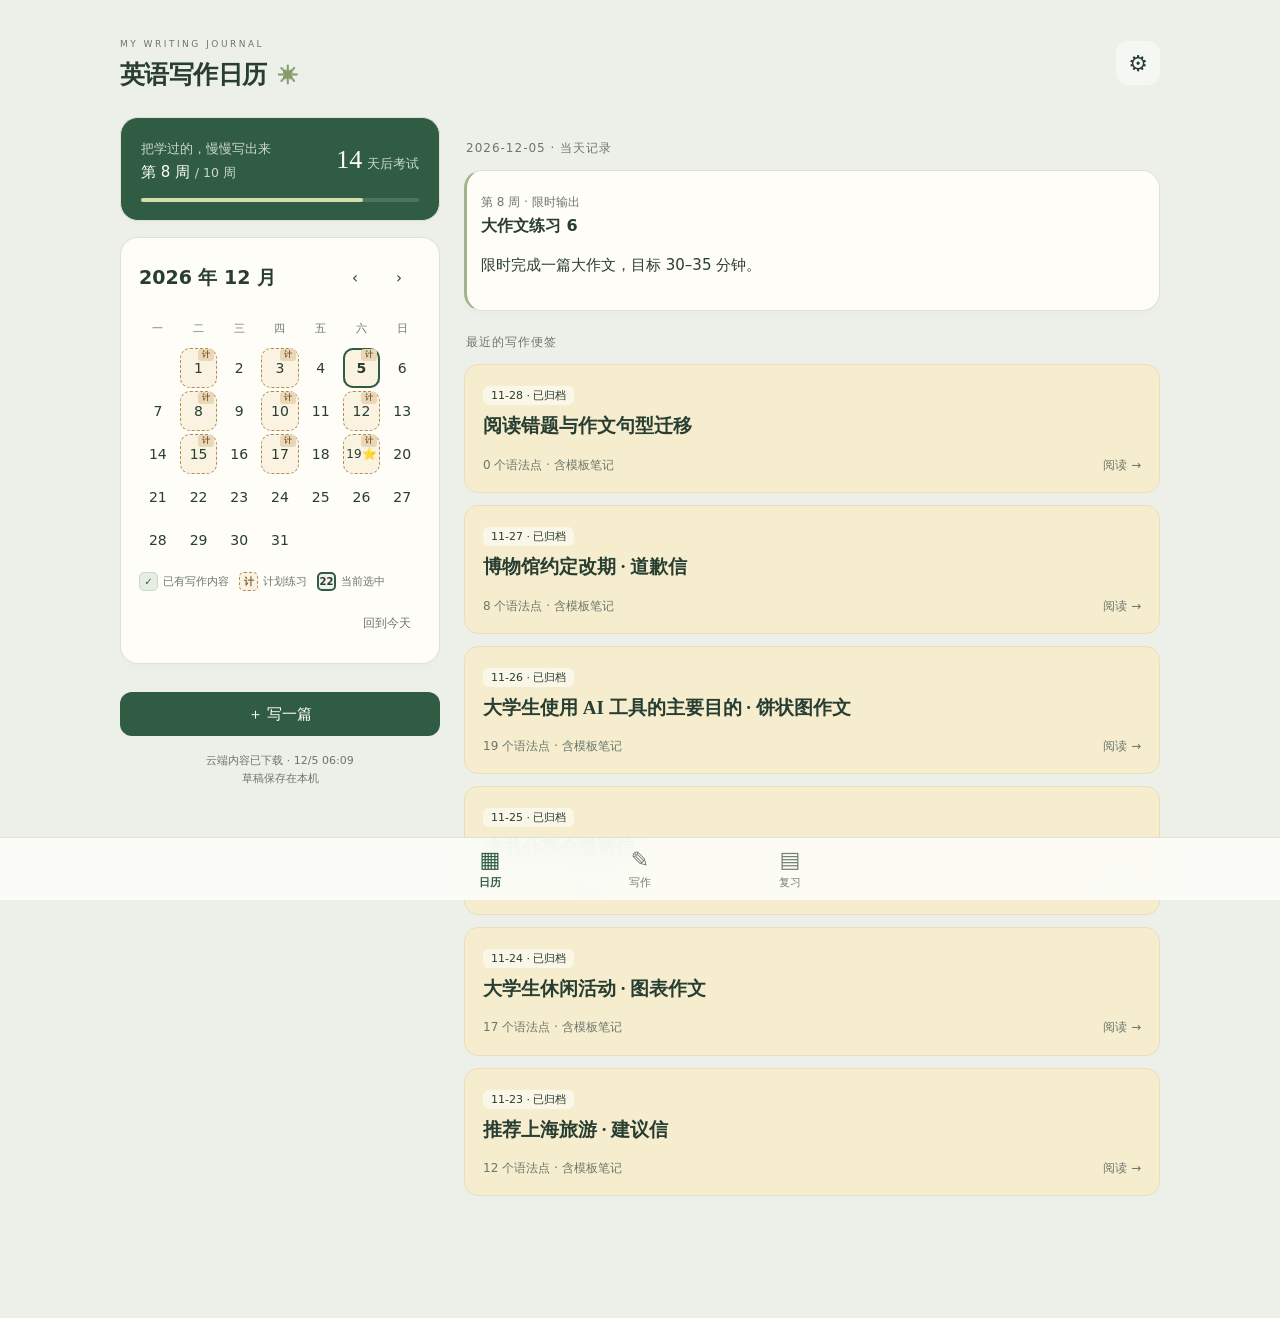
<file: mobile/index.html>
<!doctype html>
<html lang="zh-CN"><head><meta charset="utf-8"><meta name="viewport" content="width=device-width,initial-scale=1,viewport-fit=cover"><meta name="theme-color" content="#edf0e8"><title>英语写作日历</title><link rel="stylesheet" href="style.css"></head><body>
<header><div><small>MY WRITING JOURNAL</small><h1>英语写作日历<span class="leaf">✳</span></h1></div><button class="icon" id="settings" aria-label="设置">⚙</button></header>
<main id="app"></main><nav class="bottom" aria-label="主导航"><button data-page="calendar" aria-current="page"><span>▦</span>日历</button><button data-page="write"><span>✎</span>写作</button><button data-page="review"><span>▤</span>复习</button></nav>
<dialog id="sheet"><div id="sheetBody"></div><button class="wide quiet" id="closeSheet">关闭</button></dialog><div id="toast" role="status"></div><script src="app.js"></script></body></html>
</file>
<file: shared/grammar-review.css>
.grammar-review {
  --review-ink: var(--ink);
  --review-muted: var(--muted, var(--soft));
  --review-line: var(--line);
  --review-soft: #f0f3ea;
  --review-highlight: #e4eee3;
  --review-accent: var(--green);
  max-width: 920px;
  margin-inline: auto;
  color: var(--review-ink);
  background: var(--paper);
  border: 1px solid var(--review-line);
  border-radius: var(--review-radius, 6px);
  box-shadow: 0 3px 12px #24372c12;
  padding: clamp(14px, 4vw, 36px);
  line-height: 1.55;
}

.grammar-review h2, .grammar-review h3, .grammar-review h4,
.grammar-review h5, .grammar-review h6, .grammar-review p,
.grammar-review dl, .grammar-review dd { margin: 0; }
.grammar-review .grammar-review-title { font: 700 clamp(1.5rem, 4vw, 2.1rem)/1.2 Georgia, system-ui, serif; }
.grammar-review h3 { font-size: 1.12rem; }
.grammar-review h4 { font-size: 1rem; }
.grammar-review button { color: inherit; }
.grammar-review button:focus-visible {
  outline: 2px solid var(--review-accent);
  outline-offset: 2px;
}
.grammar-review-muted, .grammar-review time {
  font-size: .82rem;
  color: var(--review-muted);
}
.grammar-review-pie {
  display: block;
  width: 100%;
  max-width: 460px;
  margin: 10px auto 0;
  font-family: system-ui, sans-serif;
  color: var(--review-ink);
  touch-action: manipulation;
  -webkit-tap-highlight-color: transparent;
  user-select: none;
}
.grammar-review-pie-base { fill: var(--review-soft); }
.grammar-pie-sector, .grammar-pie-back { cursor: pointer; outline: none; }
.grammar-pie-sector > path {
  stroke: var(--paper);
  stroke-width: 1.8;
}

.grammar-pie-sector:focus-visible > path {
  stroke: var(--review-accent);
  stroke-width: 3;
}
.grammar-review-pie text {
  fill: currentColor;
  font-weight: 650;
  font-size: 16px;
  pointer-events: none;
}
.grammar-review-pie .grammar-pie-compact-label { font-size: 12px; }
.grammar-pie-count { font-weight: 550; font-variant-numeric: tabular-nums; }
.grammar-pie-back circle {
  fill: var(--paper);
  stroke: var(--review-line);
  stroke-width: 1.2;
}
.grammar-pie-back:hover circle { fill: var(--review-soft); }
.grammar-pie-back:focus-visible circle { stroke: var(--review-accent); stroke-width: 3; }
.grammar-pie-back path {
  fill: none;
  stroke: currentColor;
  stroke-width: 2;
  stroke-linecap: round;
  stroke-linejoin: round;
}
.grammar-pie-fan, .grammar-review-pie[aria-busy="true"] { pointer-events: none; }
.grammar-review-example-count {
  color: var(--review-muted);
  font-size: .77rem;
  font-weight: 400;
  white-space: nowrap;
  font-variant-numeric: tabular-nums;
}
.grammar-review-error {
  margin: 8px 0;
  padding: 0 12px;
  border: 1px solid var(--review-line);
  border-radius: 7px;
  background: var(--review-soft);
}
.grammar-review-error > summary {
  display: flex;
  align-items: center;
  justify-content: space-between;
  gap: 10px;
  min-height: 46px;
  padding-block: 8px;
  font-weight: 600;
  cursor: pointer;
  list-style: none;
}
.grammar-review-error > summary::-webkit-details-marker { display: none; }
.grammar-review-error > summary::after {
  content: '›';
  color: var(--review-accent);
  font-size: 1.2rem;
}
.grammar-review-error[open] > summary::after { transform: rotate(90deg); }
.grammar-review-error > summary > :first-child { flex: 1; overflow-wrap: anywhere; }

.grammar-review-detail { transform-origin: center top; }
.grammar-review-detail h2:focus { outline: none; }
.grammar-review-back {
  min-height: 44px;
  margin-bottom: 12px;
  padding: 6px 10px;
  border: 1px solid var(--review-line);
  border-radius: 5px;
  background: var(--review-soft);
  color: var(--review-accent);
  font-size: .84rem;
  cursor: pointer;
}
.grammar-review .grammar-review-rules {
  display: grid;
  grid-template-columns: minmax(max-content, 7rem) 1fr;
  gap: 7px 12px;
  background: var(--review-soft);
  padding: 12px;
  border-radius: 7px;
  margin: 16px 0 20px;
  font-size: .85rem;
}
.grammar-review-rules dt { font-weight: 700; }
.grammar-review .grammar-review-examples-title { font-size: .9rem; margin: 12px 0 8px; }
.grammar-review-example { border-top: 1px solid var(--review-line); padding: 12px 0 6px; }
.grammar-review-sentences {
  display: grid;
  grid-template-columns: repeat(2, minmax(0, 1fr));
  gap: 1px;
  background: var(--review-line);
  border: 1px solid var(--review-line);
  border-radius: 7px;
  overflow: hidden;
  margin-block: 8px;
}
.grammar-review-sentence { padding: 10px 12px; background: var(--paper); }
.grammar-review-sentence:first-child { background: var(--review-soft); }
.grammar-review-sentence-label { display: block; font-size: .75rem; color: var(--review-muted); margin-bottom: 4px; }
.grammar-review-sentence p { font: var(--font, 1.09rem)/1.55 Georgia, serif; white-space: pre-wrap; overflow-wrap: anywhere; }
.grammar-review-sentence strong { color: var(--review-accent); }
.grammar-review-sentence del { color: #943a2e; text-decoration-thickness: 1.5px; }
.grammar-review-reason, .grammar-review-extra { font-size: .84rem; color: var(--review-muted); overflow-wrap: anywhere; }
.grammar-review-reason strong { color: var(--review-ink); }
.grammar-review-extra { margin-top: 5px; }
.grammar-review-entry {
  min-height: 44px;
  border: 0;
  background: transparent;
  font-size: .84rem;
  font-weight: 650;
  text-decoration: underline;
  text-underline-offset: .2em;
  padding: 0 5px;
  cursor: pointer;
}
@media (max-width: 620px) {
  .grammar-review-sentences { grid-template-columns: 1fr; }
  .grammar-review .grammar-review-rules { grid-template-columns: 1fr; gap: 4px; }
  .grammar-review-rules dd + dt { margin-top: 4px; }
}

.grammar-topic-zoom { position: fixed; inset: 0; z-index: 2147483646; overflow: hidden; touch-action: none; }
.grammar-topic-zoom > div { position: absolute; border-radius: 50%; will-change: transform; }
</file>
<file: mobile/style.css>
/* Generated by scripts/build-mobile.mjs. */
:root{--bg:#edf0e8;--paper:#fffdf7;--ink:#283e32;--soft:#6a776d;--green:#305c44;--line:#dce2d7;--font:19px;color-scheme:light}*{box-sizing:border-box}body{margin:0;background:var(--bg);color:var(--ink);font:15px/1.6 system-ui,-apple-system,"PingFang SC",sans-serif}button,input,textarea,select{font:inherit;color:inherit}button{cursor:pointer;touch-action:manipulation}button:focus-visible,a:focus-visible{outline:3px solid #9ba979;outline-offset:3px}button{border:0;background:none;min-height:44px;border-radius:12px}header{max-width:1100px;margin:auto;padding:24px 20px 16px;display:flex;justify-content:space-between;align-items:center}header small{font-size:9px;letter-spacing:2.5px;color:var(--soft)}h1{font:600 25px/1.3 Georgia,"Songti SC",serif;letter-spacing:-.6px;margin:5px 0}h2{font-size:20px;margin:0 0 12px}h3{font-size:16px;margin:0 0 8px}.leaf{margin-left:12px;color:#849c6d;font-size:20px}.icon{font-size:22px;width:44px;background:#ffffff70}#app{max-width:1100px;margin:auto;padding:0 16px 110px}.paper{background:var(--paper);border:1px solid var(--line);border-radius:18px;padding:18px;margin-bottom:16px;box-shadow:0 3px 9px #23392b04}.muted{color:var(--soft);font-size:13px}.row{display:flex;align-items:center;justify-content:space-between;gap:12px}.prep{background:var(--green);color:white;padding:18px 20px}.prep small{opacity:.75}.prep strong{font:26px Georgia,serif}.track{height:4px;background:#ffffff25;border-radius:8px;margin-top:14px}.track i{display:block;background:#d0dfac;height:4px;border-radius:8px}.calendar-head{margin-bottom:12px}.calendar-head strong{font-size:19px}.calendar-head button{width:44px}.grid{display:grid;grid-template-columns:repeat(7,minmax(0,1fr));gap:3px;text-align:center}.weekday{font-size:11px;color:var(--soft);padding:8px 0}.day{position:relative;min-width:0;padding:0;min-height:43px;font-size:14px;border:1px solid transparent;transition:background .15s,border-color .15s,box-shadow .15s}.day.has{background:#e4eee3;border:1px solid #c8d9c8;border-radius:10px;font-weight:700}.day.has:after{content:'✓';width:13px;height:13px;background:#315b42;color:white;display:grid;place-items:center;position:absolute;right:2px;bottom:1px;border-radius:50%;font-size:9px;font-weight:800;line-height:1}.day.planned{background:#fbf3e2;border:1px dashed #b68b4f;border-radius:10px;color:var(--ink)}.day.planned:before{content:'计';position:absolute;top:0;right:2px;min-width:12px;height:12px;padding:0 2px;display:grid;place-items:center;border-radius:3px;background:#ead7b7;color:#795a2c;font-size:8px;font-weight:800;line-height:1}.day.has.planned{background:#e4eee3;border:1px solid #b68b4f}.day.today{box-shadow:inset 0 0 0 1px #8da18a}.day.selected{outline:2px solid var(--green);outline-offset:-2px;z-index:1;font-weight:800}.day.selected:not(.has):not(.planned){background:#f0f2ec}.day.exam{font-size:12px}.legend{font-size:11px;color:var(--soft);margin-top:12px;justify-content:flex-start;flex-wrap:wrap;gap:10px}.legend-item{display:inline-flex;align-items:center;gap:5px;white-space:nowrap}.legend-key{width:19px;height:19px;border-radius:5px;display:inline-grid;place-items:center;font-size:10px;font-style:normal;font-weight:800;line-height:1}.legend-key.completed{background:#e4eee3;border:1px solid #c8d9c8;color:#315b42}.legend-key.planned{background:#fbf3e2;border:1px dashed #b68b4f;color:#795a2c}.legend-key.selected{background:#f0f2ec;border:2px solid #305c44;color:#283e32}.legend button#today{margin-left:auto}.section-label{margin:22px 2px 12px;font-size:12px;letter-spacing:1px;color:var(--soft)}.note{display:block;width:100%;text-align:left;background:#f6edce;border:1px solid #e9dfbe;border-radius:14px;padding:17px 18px;margin-bottom:12px}.note.sage{background:#dfe8d9;border-color:#d2ddcb}.note strong{display:block;font:600 19px/1.55 Georgia,"Songti SC",serif;margin:5px 0}.badge{font-size:11px;background:#fff8;padding:3px 8px;border-radius:6px}.note-footer{margin-top:15px;font-size:12px;color:var(--soft)}.empty{text-align:center;padding:28px 10px;color:var(--soft)}.primary{background:var(--green);color:white;padding:10px 20px}.quiet{background:#e8eddf;padding:9px 16px}.wide{width:100%;margin-top:12px}.bottom{position:fixed;bottom:0;left:0;right:0;background:#fcfdf8ed;backdrop-filter:blur(14px);border-top:1px solid var(--line);display:flex;justify-content:center;padding:7px 12px calc(7px + env(safe-area-inset-bottom));z-index:10}.bottom button{width:120px;display:flex;align-items:center;flex-direction:column;font-size:11px;color:#758074;gap:0}.bottom button span{font-size:22px;line-height:28px}.bottom button[aria-current]{color:var(--green);font-weight:700}.tabs{display:flex;gap:6px;background:#e7ecdf;border-radius:11px;padding:4px;margin:15px 0}.tabs button{flex:1;min-width:0;min-height:38px;font-size:13px}.tabs button.active{background:var(--paper);box-shadow:0 2px 5px #263e3310}.back{font-size:13px;color:var(--soft);padding:0 6px}.prose{font:var(--font)/1.9 Georgia,"Times New Roman",serif;white-space:pre-wrap;overflow-wrap:anywhere}.detail-title{font:600 26px/1.45 Georgia,"Songti SC",serif;margin:8px 0}.error{border-left:3px solid #a1b58b;background:#f2f5ec;border-radius:8px;padding:14px;margin:12px 0}.error p{margin:8px 0;overflow-wrap:anywhere}.before{color:#995e50;text-decoration:line-through}.after{color:#305c44}.pair{font:18px/1.7 Georgia,serif;white-space:pre-wrap}.error summary{cursor:pointer;min-height:32px;font-weight:600}.hint{font-size:12px;color:var(--soft)}.editor-label{font-size:12px;color:var(--soft);margin:12px 0 5px;display:block}input,textarea,select{width:100%;border:1px solid var(--line);border-radius:10px;padding:11px;background:var(--paper)}textarea{resize:vertical}#essay{min-height:44vh;border:0;border-radius:0;padding:0 2px;font:var(--font)/34px Georgia,serif;background:repeating-linear-gradient(transparent,transparent 33px,#dce2d7 33px,#dce2d7 34px);outline:none}#draftTitle{border:0;padding:8px 0;font-size:21px;font-weight:600;background:none}.editor-tools{margin:14px 0;font-size:12px;color:var(--soft)}.editor-tools button{font-size:12px;padding:0 12px}.version{font-size:12px;background:#e5ecdf;padding:3px 8px;border-radius:6px}details>summary{cursor:pointer}.search{margin:0 0 16px}.saved{color:var(--green)}.settings-row{margin:18px 0;border-bottom:1px solid var(--line);padding-bottom:16px}.settings-row p{font-size:13px;color:var(--soft)}dialog{border:1px solid var(--line);border-radius:20px;background:var(--paper);color:var(--ink);padding:24px;width:calc(100% - 32px);max-width:480px;max-height:85vh}dialog::backdrop{background:#14271d66;backdrop-filter:blur(3px)}#toast{position:fixed;bottom:100px;left:50%;transform:translateX(-50%);background:#263f32;color:white;padding:9px 16px;border-radius:10px;z-index:30;display:none;max-width:90vw;font-size:13px}.fav{float:right;font-size:20px;color:#8d7747}.plan{border-left:3px solid #a1b58b;padding-left:14px}.small-btn{font-size:12px;padding:0 10px}a{color:var(--green)}.split>div{min-width:0}
.error-meta{margin:0 0 5px}
.review-wrap{--review-radius:18px}
.status-note{font-size:11px;text-align:center;color:var(--soft);margin-top:16px} @media(min-width:700px){header{padding:30px 30px 20px}#app{padding-left:30px;padding-right:30px}.split{display:grid;grid-template-columns:320px minmax(0,1fr);gap:24px}.detail-wrap,.write-wrap,.review-wrap{max-width:760px;margin:auto}.day{min-height:40px}.bottom button{width:150px}}@media(max-width:359px){.paper{padding:12px}#app{padding-left:10px;padding-right:10px}.day{min-height:40px}}@media(prefers-reduced-motion:reduce){*{scroll-behavior:auto!important}}

@media(max-width:699px){header{padding:16px 20px 12px}.calendar-head{margin-bottom:4px}.day{min-height:36px}.prep{padding:14px 18px}.legend{margin-top:4px}.section-label{margin-top:14px}.status-note{margin:8px 0}.paper{margin-bottom:12px}}

.grammar-review {
  --review-ink: var(--ink);
  --review-muted: var(--muted, var(--soft));
  --review-line: var(--line);
  --review-soft: #f0f3ea;
  --review-highlight: #e4eee3;
  --review-accent: var(--green);
  max-width: 920px;
  margin-inline: auto;
  color: var(--review-ink);
  background: var(--paper);
  border: 1px solid var(--review-line);
  border-radius: var(--review-radius, 6px);
  box-shadow: 0 3px 12px #24372c12;
  padding: clamp(14px, 4vw, 36px);
  line-height: 1.55;
}

.grammar-review h2, .grammar-review h3, .grammar-review h4,
.grammar-review h5, .grammar-review h6, .grammar-review p,
.grammar-review dl, .grammar-review dd { margin: 0; }
.grammar-review .grammar-review-title { font: 700 clamp(1.5rem, 4vw, 2.1rem)/1.2 Georgia, system-ui, serif; }
.grammar-review h3 { font-size: 1.12rem; }
.grammar-review h4 { font-size: 1rem; }
.grammar-review button { color: inherit; }
.grammar-review button:focus-visible {
  outline: 2px solid var(--review-accent);
  outline-offset: 2px;
}
.grammar-review-muted, .grammar-review time {
  font-size: .82rem;
  color: var(--review-muted);
}
.grammar-review-pie {
  display: block;
  width: 100%;
  max-width: 460px;
  margin: 10px auto 0;
  font-family: system-ui, sans-serif;
  color: var(--review-ink);
  touch-action: manipulation;
  -webkit-tap-highlight-color: transparent;
  user-select: none;
}
.grammar-review-pie-base { fill: var(--review-soft); }
.grammar-pie-sector, .grammar-pie-back { cursor: pointer; outline: none; }
.grammar-pie-sector > path {
  stroke: var(--paper);
  stroke-width: 1.8;
}

.grammar-pie-sector:focus-visible > path {
  stroke: var(--review-accent);
  stroke-width: 3;
}
.grammar-review-pie text {
  fill: currentColor;
  font-weight: 650;
  font-size: 16px;
  pointer-events: none;
}
.grammar-review-pie .grammar-pie-compact-label { font-size: 12px; }
.grammar-pie-count { font-weight: 550; font-variant-numeric: tabular-nums; }
.grammar-pie-back circle {
  fill: var(--paper);
  stroke: var(--review-line);
  stroke-width: 1.2;
}
.grammar-pie-back:hover circle { fill: var(--review-soft); }
.grammar-pie-back:focus-visible circle { stroke: var(--review-accent); stroke-width: 3; }
.grammar-pie-back path {
  fill: none;
  stroke: currentColor;
  stroke-width: 2;
  stroke-linecap: round;
  stroke-linejoin: round;
}
.grammar-pie-fan, .grammar-review-pie[aria-busy="true"] { pointer-events: none; }
.grammar-review-example-count {
  color: var(--review-muted);
  font-size: .77rem;
  font-weight: 400;
  white-space: nowrap;
  font-variant-numeric: tabular-nums;
}
.grammar-review-error {
  margin: 8px 0;
  padding: 0 12px;
  border: 1px solid var(--review-line);
  border-radius: 7px;
  background: var(--review-soft);
}
.grammar-review-error > summary {
  display: flex;
  align-items: center;
  justify-content: space-between;
  gap: 10px;
  min-height: 46px;
  padding-block: 8px;
  font-weight: 600;
  cursor: pointer;
  list-style: none;
}
.grammar-review-error > summary::-webkit-details-marker { display: none; }
.grammar-review-error > summary::after {
  content: '›';
  color: var(--review-accent);
  font-size: 1.2rem;
}
.grammar-review-error[open] > summary::after { transform: rotate(90deg); }
.grammar-review-error > summary > :first-child { flex: 1; overflow-wrap: anywhere; }

.grammar-review-detail { transform-origin: center top; }
.grammar-review-detail h2:focus { outline: none; }
.grammar-review-back {
  min-height: 44px;
  margin-bottom: 12px;
  padding: 6px 10px;
  border: 1px solid var(--review-line);
  border-radius: 5px;
  background: var(--review-soft);
  color: var(--review-accent);
  font-size: .84rem;
  cursor: pointer;
}
.grammar-review .grammar-review-rules {
  display: grid;
  grid-template-columns: minmax(max-content, 7rem) 1fr;
  gap: 7px 12px;
  background: var(--review-soft);
  padding: 12px;
  border-radius: 7px;
  margin: 16px 0 20px;
  font-size: .85rem;
}
.grammar-review-rules dt { font-weight: 700; }
.grammar-review .grammar-review-examples-title { font-size: .9rem; margin: 12px 0 8px; }
.grammar-review-example { border-top: 1px solid var(--review-line); padding: 12px 0 6px; }
.grammar-review-sentences {
  display: grid;
  grid-template-columns: repeat(2, minmax(0, 1fr));
  gap: 1px;
  background: var(--review-line);
  border: 1px solid var(--review-line);
  border-radius: 7px;
  overflow: hidden;
  margin-block: 8px;
}
.grammar-review-sentence { padding: 10px 12px; background: var(--paper); }
.grammar-review-sentence:first-child { background: var(--review-soft); }
.grammar-review-sentence-label { display: block; font-size: .75rem; color: var(--review-muted); margin-bottom: 4px; }
.grammar-review-sentence p { font: var(--font, 1.09rem)/1.55 Georgia, serif; white-space: pre-wrap; overflow-wrap: anywhere; }
.grammar-review-sentence strong { color: var(--review-accent); }
.grammar-review-sentence del { color: #943a2e; text-decoration-thickness: 1.5px; }
.grammar-review-reason, .grammar-review-extra { font-size: .84rem; color: var(--review-muted); overflow-wrap: anywhere; }
.grammar-review-reason strong { color: var(--review-ink); }
.grammar-review-extra { margin-top: 5px; }
.grammar-review-entry {
  min-height: 44px;
  border: 0;
  background: transparent;
  font-size: .84rem;
  font-weight: 650;
  text-decoration: underline;
  text-underline-offset: .2em;
  padding: 0 5px;
  cursor: pointer;
}
@media (max-width: 620px) {
  .grammar-review-sentences { grid-template-columns: 1fr; }
  .grammar-review .grammar-review-rules { grid-template-columns: 1fr; gap: 4px; }
  .grammar-review-rules dd + dt { margin-top: 4px; }
}

.grammar-topic-zoom { position: fixed; inset: 0; z-index: 2147483646; overflow: hidden; touch-action: none; }
.grammar-topic-zoom > div { position: absolute; border-radius: 50%; will-change: transform; }
</file>
